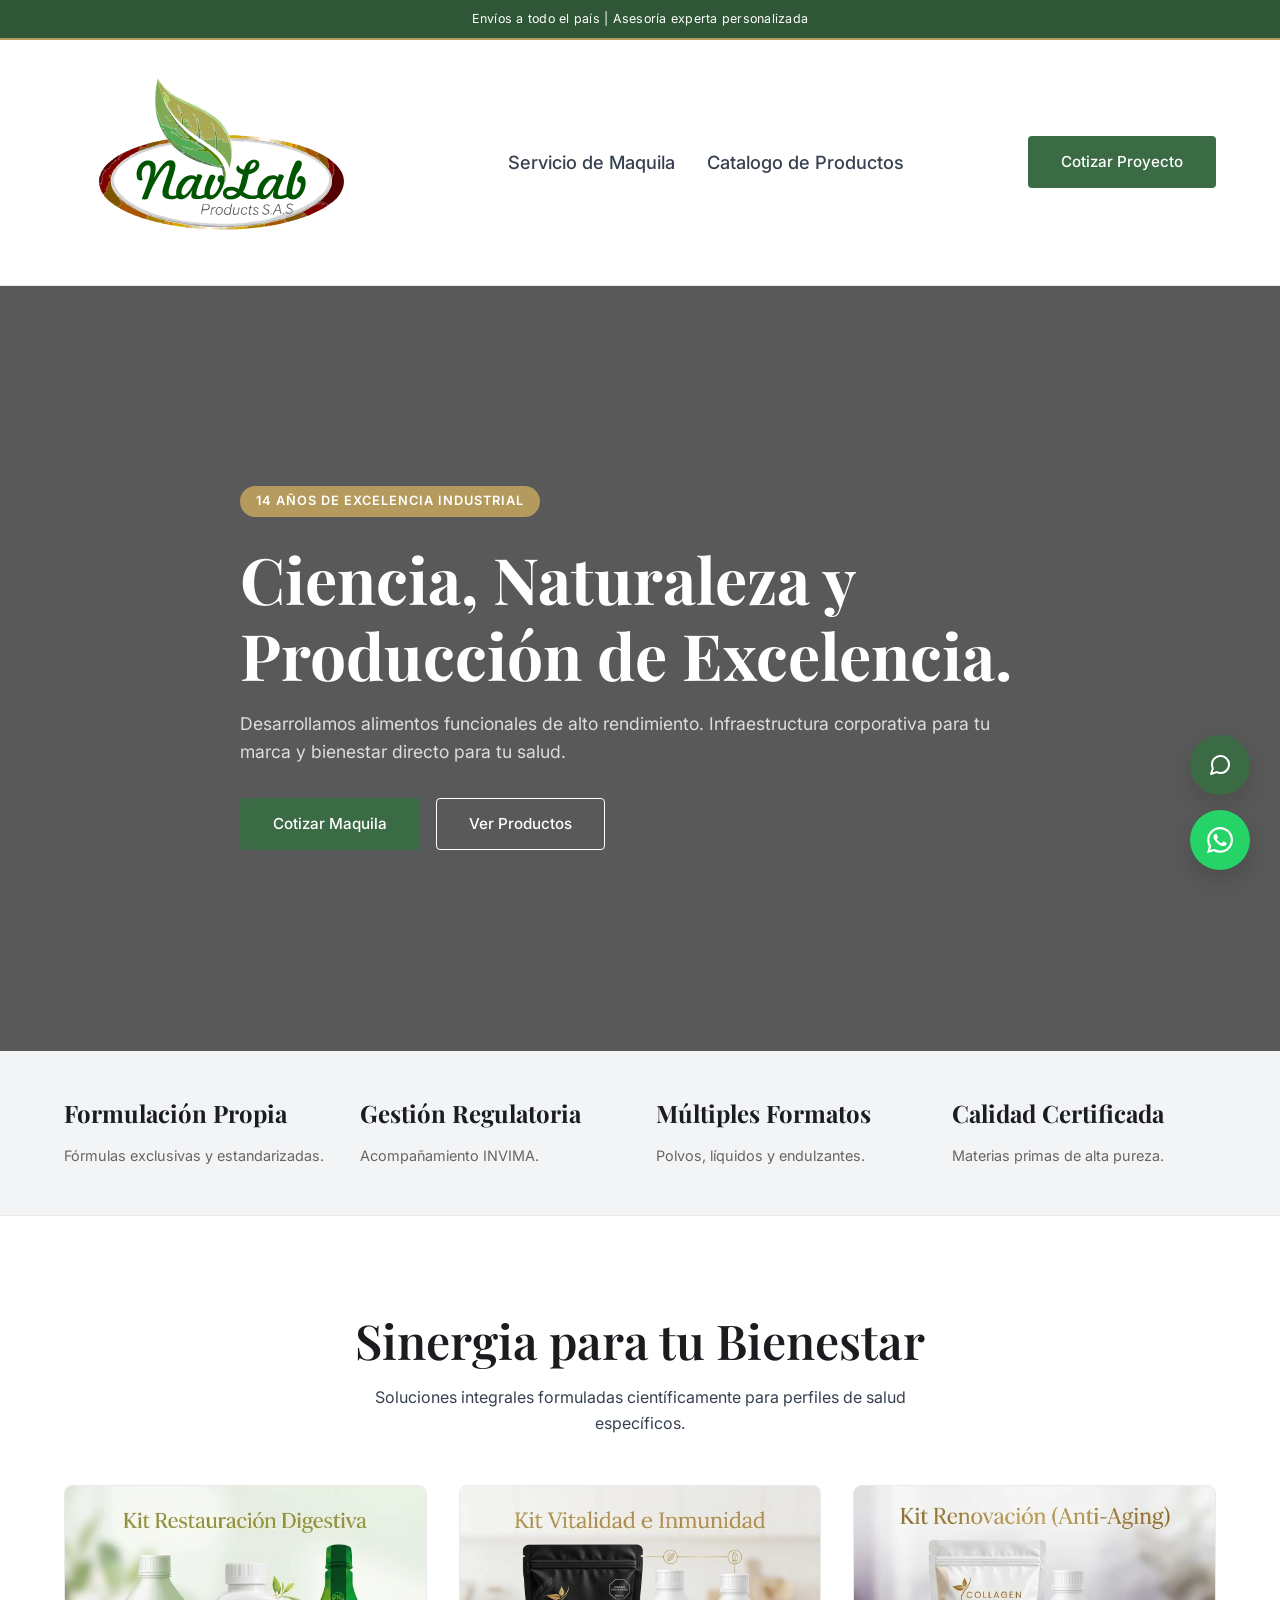
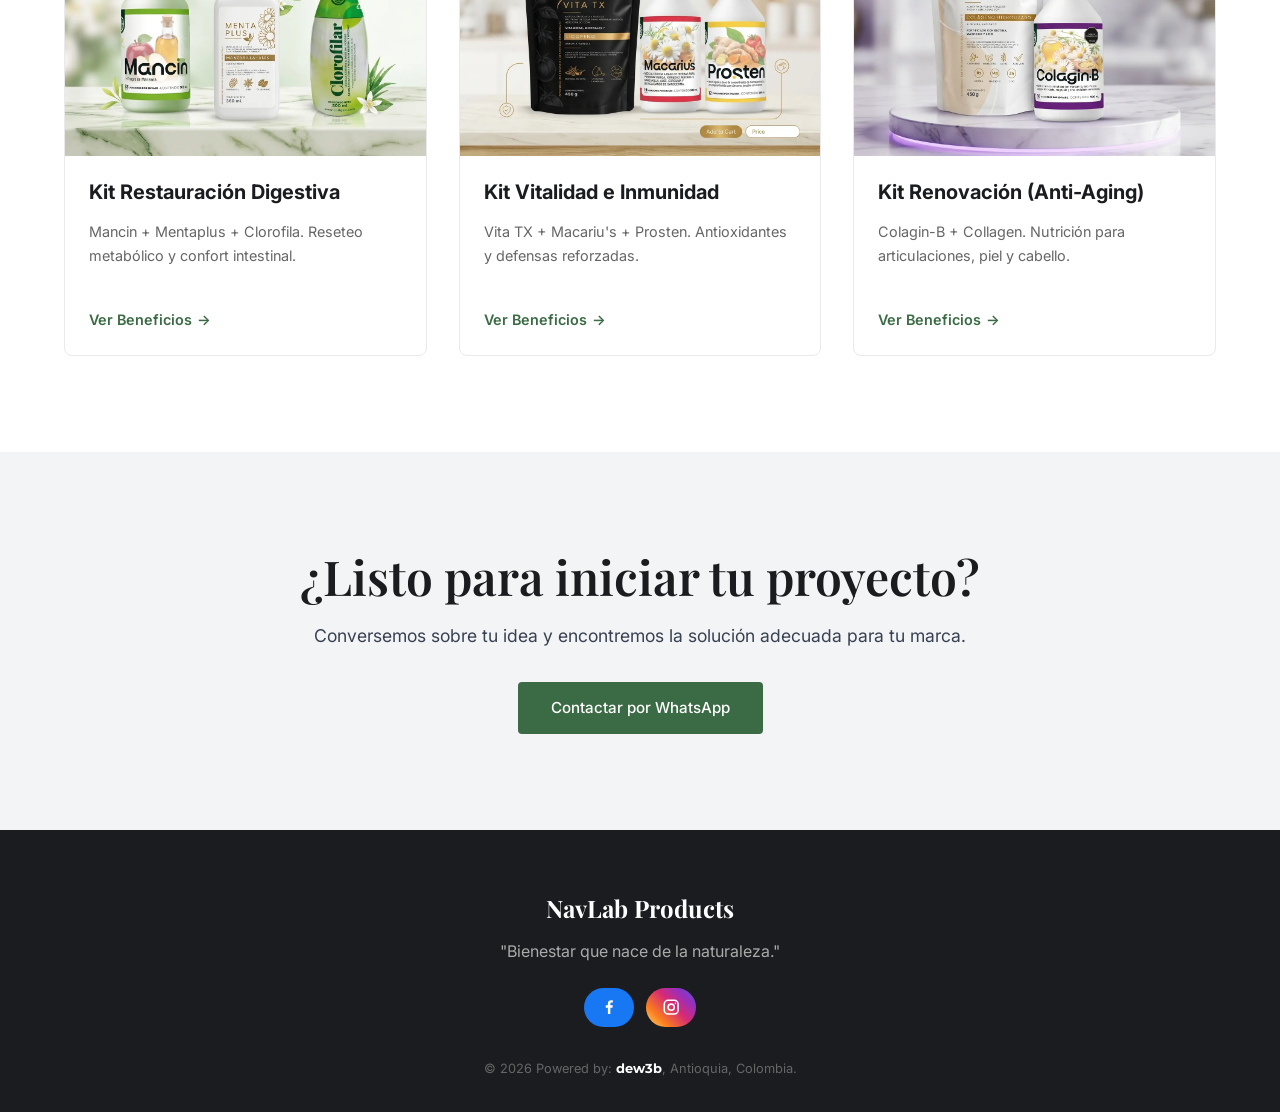
<file: index.html>
<!DOCTYPE html>
<html lang="es">
<head>
    <meta charset="UTF-8">
    <meta name="viewport" content="width=device-width, initial-scale=1.0">
    <link rel="icon" type="image/png" sizes="32x32" href="assets/favicon-32.png">
    <title>NavLab Products | Desarrollo y Maquila de Alimentos Funcionales</title>
    <meta name="description" content="Laboratorio experto en maquila, desarrollo de marcas propias y venta de kits de alimentos funcionales en Colombia. 14 años de experiencia.">

    <!-- AEO / SEO -->
    <meta property="og:title" content="NavLab Products | Alimentos Funcionales">
    <meta property="og:type" content="website">
    <meta property="og:url" content="https://www.navlabproducts.com">

    <link rel="preconnect" href="https://fonts.googleapis.com">
    <link rel="preconnect" href="https://fonts.gstatic.com" crossorigin>
    <link href="https://fonts.googleapis.com/css2?family=Inter:wght@300;400;500;600&family=Montserrat:wght@700&family=Playfair+Display:wght@400;600;700&display=swap" rel="stylesheet">
    <link rel="stylesheet" href="styles.css">

    <script type="application/ld+json">
    {
      "@context": "https://schema.org",
      "@type": "Laboratory",
      "name": "NavLab Products S.A.S",
      "description": "Elaboración y comercialización de alimentos funcionales.",
      "telephone": "+573113158115",
      "address": { "@type": "PostalAddress", "addressLocality": "Medellín", "addressRegion": "Antioquia", "addressCountry": "CO" }
    }
    </script>
</head>
<body>
    <div class="top-bar">
        <div class="container top-bar-content">
            <div class="top-bar-track">
                <span class="top-bar-text">Envíos a todo el país | Asesoría experta personalizada</span>
                <span class="top-bar-text" aria-hidden="true">Envíos a todo el país | Asesoría experta personalizada</span>
            </div>
        </div>
    </div>

    <header class="site-header" id="mainHeader">
        <div class="container header-inner">
            <a href="index.html" class="logo">
                <img class="logo-img" src="assets/Logo.svg" alt="Logotipo de NavLab Products">
            </a>
            <nav class="main-nav">
                <ul class="nav-links">
                    <li><a href="servicios.html">Servicio de Maquila</a></li>
                    <li><a href="productos.html">Catalogo de Productos</a></li>
                </ul>
            </nav>
            <div class="header-actions">
                <a href="#contacto" class="btn btn-primary">Cotizar Proyecto</a>
            </div>
        </div>
    </header>

    <main>
        <section class="hero overlay-dark">
            <video autoplay loop muted playsinline class="hero-video">
                <source src="assets/video-maquinas.mp4" type="video/mp4">
            </video>
            <div class="container hero-content fade-in-up">
                <span class="badge">14 Años de Excelencia Industrial</span>
                <h1 class="hero-title">Ciencia, Naturaleza y Producción de Excelencia.</h1>
                <p class="hero-desc">Desarrollamos alimentos funcionales de alto rendimiento. Infraestructura corporativa para tu marca y bienestar directo para tu salud.</p>
                <div class="btn-group">
                    <a href="servicios.html" class="btn btn-primary">Cotizar Maquila</a>
                    <a href="productos.html" class="btn btn-secondary">Ver Productos</a>
                </div>
            </div>
        </section>

        <section class="trust-bar bg-surface">
            <div class="container grid-4">
                <div class="trust-item">
                    <h2>Formulación Propia</h2><p>Fórmulas exclusivas y estandarizadas.</p>
                </div>
                <div class="trust-item">
                    <h2>Gestión Regulatoria</h2><p>Acompañamiento INVIMA.</p>
                </div>
                <div class="trust-item">
                    <h2>Múltiples Formatos</h2><p>Polvos, líquidos y endulzantes.</p>
                </div>
                <div class="trust-item">
                    <h2>Calidad Certificada</h2><p>Materias primas de alta pureza.</p>
                </div>
            </div>
        </section>

        <section class="section-padding section-kits">
            <div class="container">
                <div class="section-header text-center fade-in-up">
                    <h2 class="section-title">Sinergia para tu Bienestar</h2>
                    <p style="max-width:600px; margin: 0 auto;">Soluciones integrales formuladas científicamente para perfiles de salud específicos.</p>
                </div>
                <div class="grid-3" style="margin-top: 3rem;">
                    <article class="product-card fade-in-up">
                        <div class="card-image bg-surface">
                            <img src="assets/kit-digestivo.webp" alt="Kit de alimentos para el bienestar digestivo, presentado como producto de NavLab Products." onerror="this.src='https://via.placeholder.com/400x300?text=Kit+Digestivo'">
                        </div>
                        <div class="card-body">
                            <h3>Kit Restauración Digestiva</h3>
                            <p class="card-desc">Mancin + Mentaplus + Clorofila. Reseteo metabólico y confort intestinal.</p>
                            <a href="#" class="link-arrow">Ver Beneficios <span>&rarr;</span></a>
                        </div>
                    </article>
                    <article class="product-card fade-in-up delay-1">
                        <div class="card-image bg-surface">
                            <img src="assets/kit-inmunidad.webp" alt="Kit de alimentos para vitalidad e inmunidad, presentado como producto de NavLab Products." onerror="this.src='https://via.placeholder.com/400x300?text=Kit+Inmunidad'">
                        </div>
                        <div class="card-body">
                            <h3>Kit Vitalidad e Inmunidad</h3>
                            <p class="card-desc">Vita TX + Macariu's + Prosten. Antioxidantes y defensas reforzadas.</p>
                            <a href="#" class="link-arrow">Ver Beneficios <span>&rarr;</span></a>
                        </div>
                    </article>
                    <article class="product-card fade-in-up delay-2">
                        <div class="card-image bg-surface">
                            <img src="assets/kit-antiaging.webp" alt="Kit de alimentos para renovación y cuidado de la piel, presentado como producto de NavLab Products." onerror="this.src='https://via.placeholder.com/400x300?text=Kit+Anti-Aging'">
                        </div>
                        <div class="card-body">
                            <h3>Kit Renovación (Anti-Aging)</h3>
                            <p class="card-desc">Colagin-B + Collagen. Nutrición para articulaciones, piel y cabello.</p>
                            <a href="#" class="link-arrow">Ver Beneficios <span>&rarr;</span></a>
                        </div>
                    </article>
                </div>
            </div>
        </section>
        <section id="contacto" class="section-padding contact-section">
            <div class="container text-center">
                <h2 class="section-title">¿Listo para iniciar tu proyecto?</h2>
                <p class="hero-desc" style="color: var(--c-text);">Conversemos sobre tu idea y encontremos la solución adecuada para tu marca.</p>
                <a href="https://wa.me/573113158115?text=Hola,%20quiero%20iniciar%20un%20proyecto%20con%20NavLab." target="_blank" rel="noopener noreferrer" class="btn btn-primary">Contactar por WhatsApp</a>
            </div>
        </section>
    </main>

    <div class="floating-widgets">
        <button class="widget-btn live-chat-btn" id="liveChatTrigger" aria-label="Hablar con un agente">
            <span class="widget-tooltip">Chat en vivo</span>
            <svg width="24" height="24" viewBox="0 0 24 24" fill="none" stroke="currentColor" stroke-width="2" stroke-linecap="round" stroke-linejoin="round"><path d="M21 11.5a8.38 8.38 0 0 1-.9 3.8 8.5 8.5 0 0 1-7.6 4.7 8.38 8.38 0 0 1-3.8-.9L3 21l1.9-5.7a8.38 8.38 0 0 1-.9-3.8 8.5 8.5 0 0 1 4.7-7.6 8.38 8.38 0 0 1 3.8-.9h.5a8.48 8.48 0 0 1 8 8v.5z"></path></svg>
        </button>
        <a href="https://wa.me/573113158115?text=Hola,%20visité%20la%20página%20de%20NavLab%20y%20deseo%20más%20información." target="_blank" rel="noopener noreferrer" class="widget-btn whatsapp-btn" aria-label="Contactar por WhatsApp">
            <span class="widget-tooltip">WhatsApp</span>
            <svg width="26" height="26" viewBox="0 0 24 24" fill="currentColor"><path d="M17.472 14.382c-.297-.149-1.758-.867-2.03-.967-.273-.099-.471-.148-.67.15-.197.297-.767.966-.94 1.164-.173.199-.347.223-.644.075-.297-.15-1.255-.463-2.39-1.475-.883-.788-1.48-1.761-1.653-2.059-.173-.297-.018-.458.13-.606.134-.133.298-.347.446-.52.149-.174.198-.298.298-.497.099-.198.05-.371-.025-.52-.075-.149-.669-1.612-.916-2.207-.242-.579-.487-.5-.669-.51a12.8 12.8 0 0 0-.57-.01c-.198 0-.52.074-.792.372-.272.297-1.04 1.016-1.04 2.479 0 1.462 1.065 2.875 1.213 3.074.149.198 2.096 3.2 5.077 4.487.709.306 1.262.489 1.694.625.712.227 1.36.195 1.871.118.571-.085 1.758-.719 2.006-1.413.248-.694.248-1.289.173-1.413-.074-.124-.272-.198-.57-.347m-5.421 7.403h-.004a9.87 9.87 0 0 1-5.031-1.378l-.361-.214-3.741.982.998-3.648-.235-.374a9.86 9.86 0 0 1-1.51-5.26c.001-5.45 4.436-9.884 9.888-9.884 2.64 0 5.122 1.03 6.988 2.898a9.825 9.825 0 0 1 2.893 6.994c-.003 5.45-4.437 9.884-9.885 9.884m8.413-18.297A11.815 11.815 0 0 0 12.05 0C5.495 0 .16 5.335.157 11.892c0 2.096.547 4.142 1.588 5.945L.057 24l6.305-1.654a11.882 11.882 0 0 0 5.683 1.448h.005c6.554 0 11.89-5.335 11.893-11.893a11.821 11.821 0 0 0-3.48-8.413Z"/></svg>
        </a>
    </div>

    <footer class="site-footer bg-dark" style="padding: 4rem 0 2rem; text-align: center;">
        <div class="container">
            <h2 style="color: white; font-family: 'Playfair Display', serif;">NavLab Products</h2>
            <p style="color: #aaa;">"Bienestar que nace de la naturaleza."</p>
            <nav class="footer-social-links" aria-label="Redes sociales">
                <a class="social-link social-facebook" href="https://www.facebook.com/profile.php?id=61563656452003" target="_blank" rel="noopener noreferrer">
                    <svg aria-hidden="true" viewBox="0 0 24 24"><path d="M13.5 21v-8.2h2.8l.4-3.2h-3.2v-2c0-.9.3-1.6 1.6-1.6h1.7V3.1c-.3 0-1.3-.1-2.4-.1-2.4 0-4.1 1.5-4.1 4.3v2.3H7.5v3.2h2.8V21h3.2Z"/></svg>
                    <!--span>Facebook</span-->
                </a>
                <a class="social-link social-instagram" href="https://www.instagram.com/productos_navlab/" target="_blank" rel="noopener noreferrer">
                    <svg aria-hidden="true" viewBox="0 0 24 24"><rect x="3" y="3" width="18" height="18" rx="5"/><circle cx="12" cy="12" r="4"/><circle class="instagram-dot" cx="17.5" cy="6.8" r="1"/></svg>
                    <!--span>Instagram</span-->
                </a>
            </nav>
            <p style="margin-top: 2rem; font-size: 0.8rem; color: #666;">&copy; 2026 Powered by: <a href="https://dew3b.com" target="_blank" rel="noopener noreferrer" style="font-family: 'Montserrat', sans-serif; font-weight: 700; color: #fff;">dew3b</a>, Antioquia, Colombia.</p>
        </div>
    </footer>
    <script src="main.js"></script>
</body>
</html>
</file>
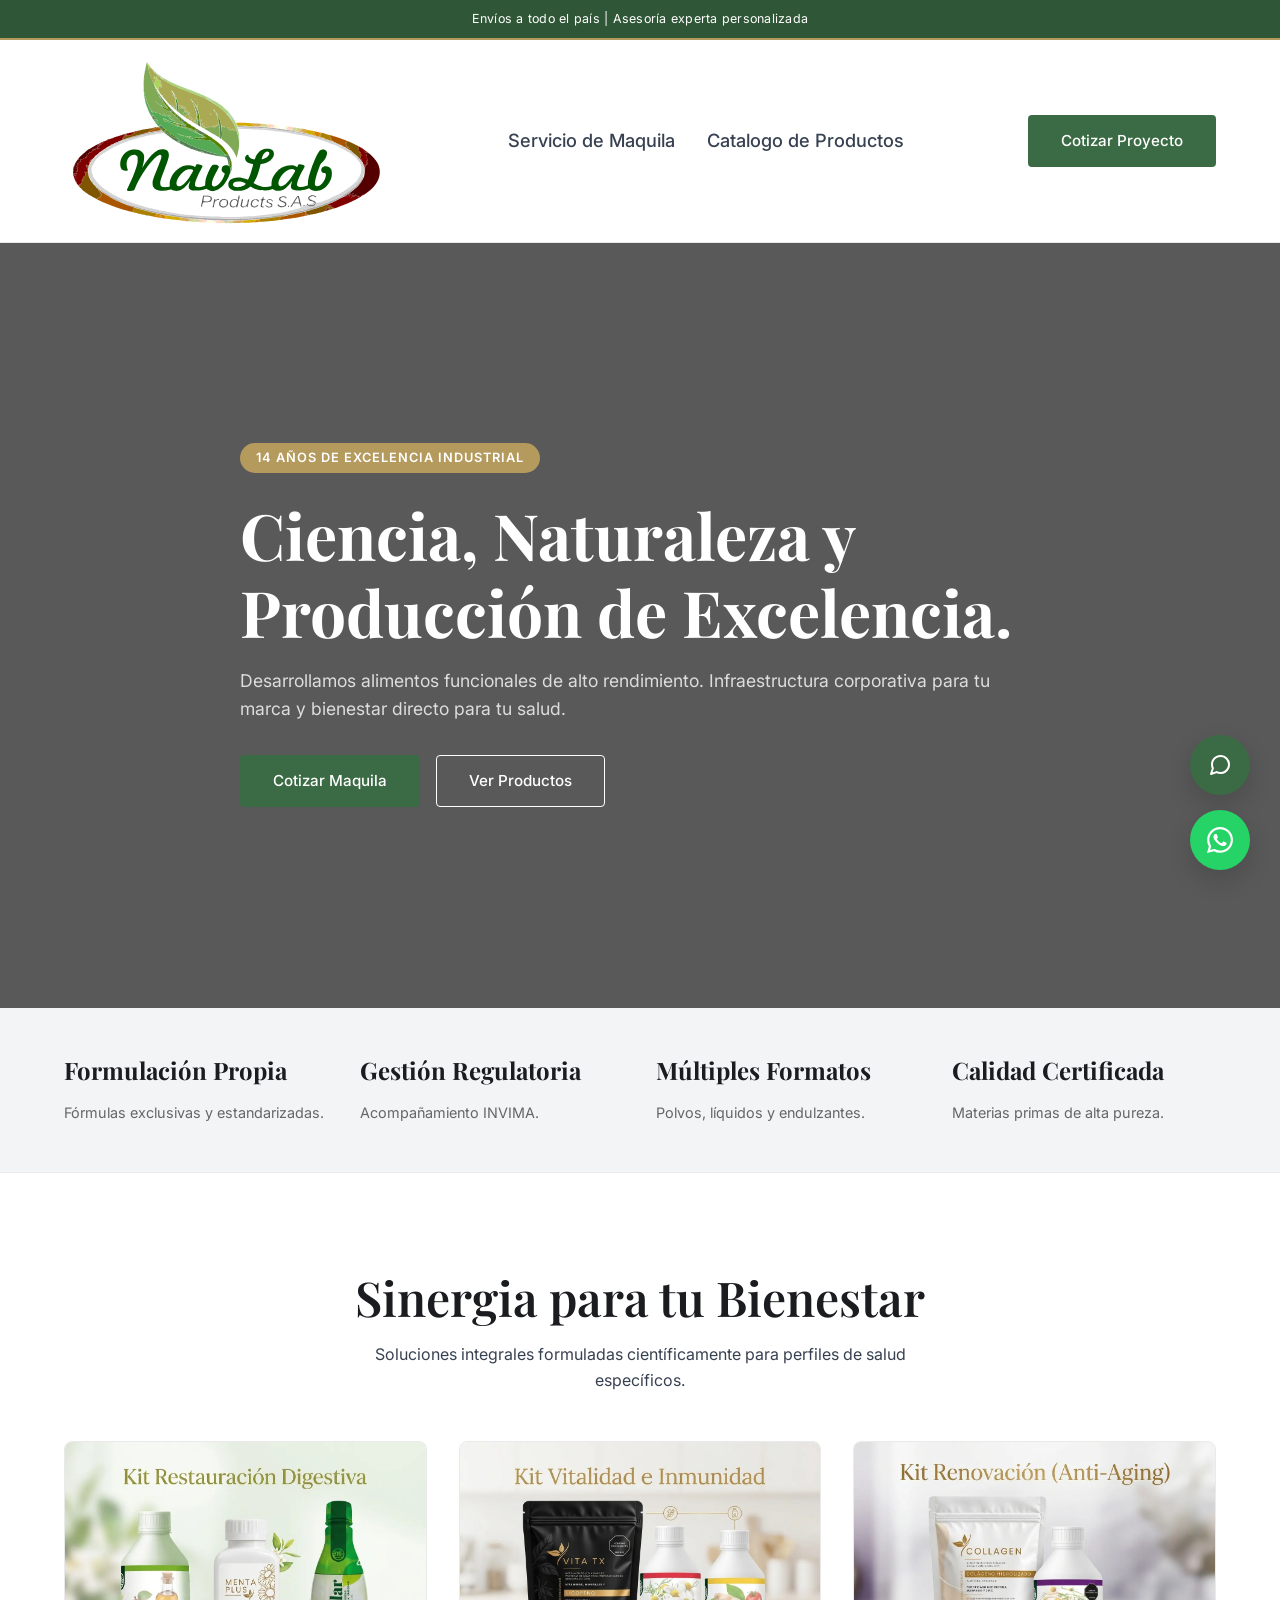
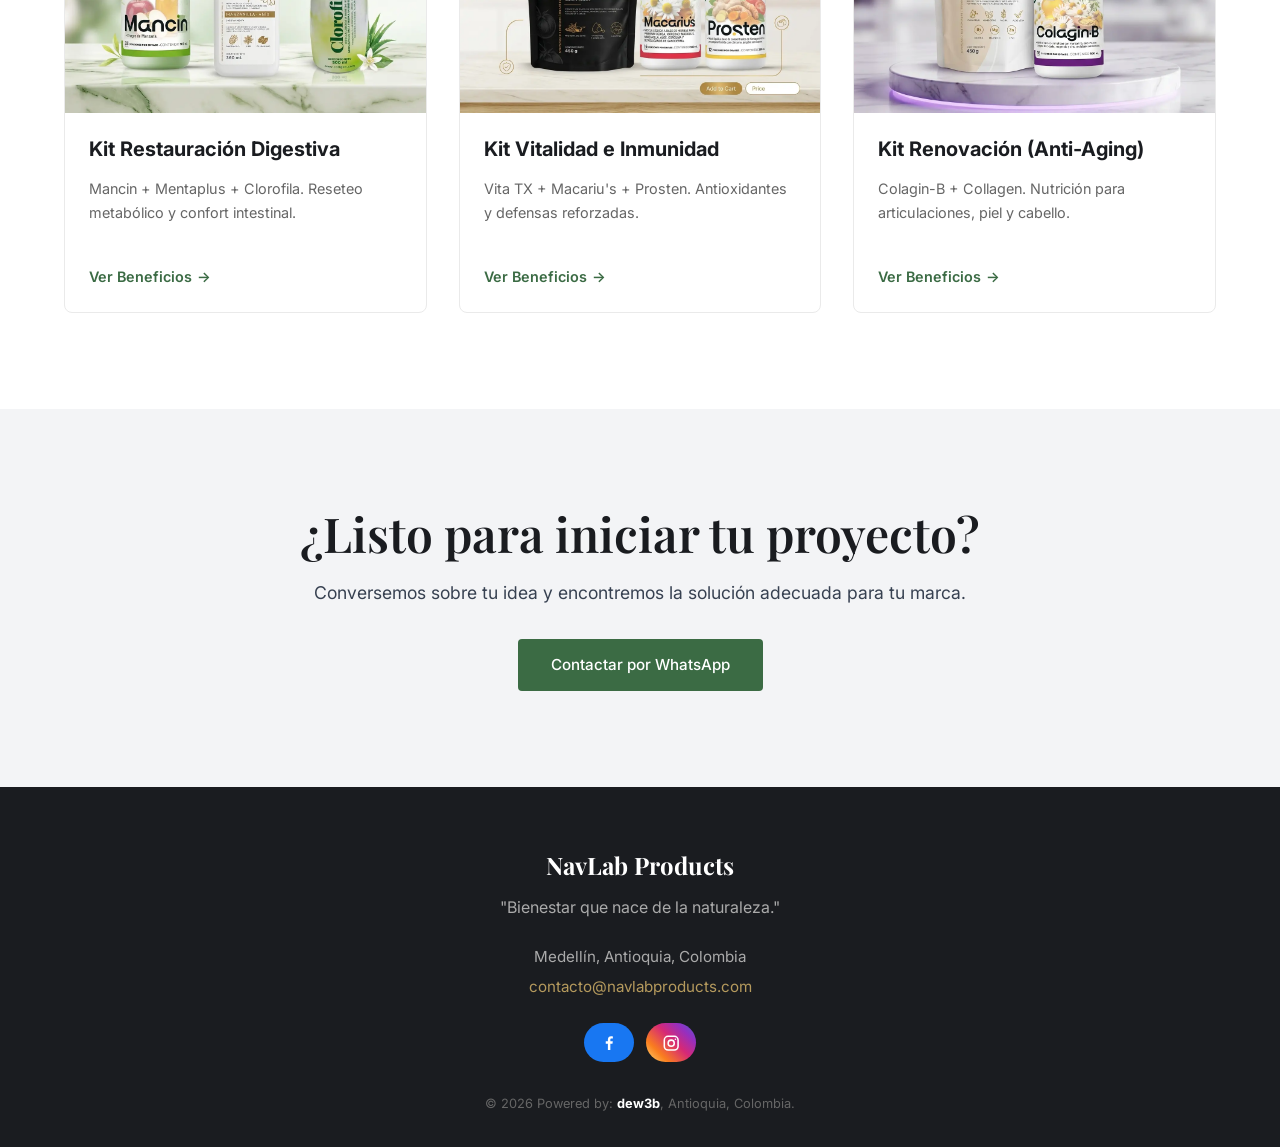
<file: navlab-web/index.html>
<!DOCTYPE html>
<html lang="es">
<head>
    <meta charset="UTF-8">
    <meta name="viewport" content="width=device-width, initial-scale=1.0">
    <link rel="icon" type="image/png" sizes="32x32" href="assets/favicon-32.png">
    <title>NavLab Products | Desarrollo y Maquila de Alimentos Funcionales</title>
    <meta name="description" content="Laboratorio experto en maquila, desarrollo de marcas propias y venta de kits de alimentos funcionales en Colombia. 14 años de experiencia.">

    <!-- AEO / SEO -->
    <meta property="og:title" content="NavLab Products | Alimentos Funcionales">
    <meta property="og:type" content="website">
    <meta property="og:url" content="https://www.navlabproducts.com">

    <link rel="preconnect" href="https://fonts.googleapis.com">
    <link rel="preconnect" href="https://fonts.gstatic.com" crossorigin>
    <link href="https://fonts.googleapis.com/css2?family=Inter:wght@300;400;500;600&family=Montserrat:wght@700&family=Playfair+Display:wght@400;600;700&display=swap" rel="stylesheet">
    <link rel="stylesheet" href="styles.css">

    <script type="application/ld+json">
    {
      "@context": "https://schema.org",
      "@type": "Laboratory",
      "name": "NavLab Products S.A.S",
      "description": "Elaboración y comercialización de alimentos funcionales.",
      "telephone": "+573113158115",
      "address": { "@type": "PostalAddress", "addressLocality": "Medellín", "addressRegion": "Antioquia", "addressCountry": "CO" }
    }
    </script>
</head>
<body>
    <div class="top-bar">
        <div class="container top-bar-content">
            <div class="top-bar-track">
                <span class="top-bar-text">Envíos a todo el país | Asesoría experta personalizada</span>
                <span class="top-bar-text" aria-hidden="true">Envíos a todo el país | Asesoría experta personalizada</span>
            </div>
        </div>
    </div>

    <header class="site-header" id="mainHeader">
        <div class="container header-inner">
            <a href="index.html" class="logo">
                <img class="logo-img" src="assets/Logo.svg" alt="Logotipo de NavLab Products">
            </a>
            <nav class="main-nav">
                <ul class="nav-links">
                    <li><a href="servicios.html">Servicio de Maquila</a></li>
                    <li><a href="productos.html">Catalogo de Productos</a></li>
                </ul>
            </nav>
            <div class="header-actions">
                <a href="#contacto" class="btn btn-primary">Cotizar Proyecto</a>
            </div>
        </div>
    </header>

    <main>
        <section class="hero overlay-dark">
            <video autoplay loop muted playsinline class="hero-video">
                <source src="assets/video-maquinas.mp4" type="video/mp4">
            </video>
            <div class="container hero-content fade-in-up">
                <span class="badge">14 Años de Excelencia Industrial</span>
                <h1 class="hero-title">Ciencia, Naturaleza y Producción de Excelencia.</h1>
                <p class="hero-desc">Desarrollamos alimentos funcionales de alto rendimiento. Infraestructura corporativa para tu marca y bienestar directo para tu salud.</p>
                <div class="btn-group">
                    <a href="servicios.html" class="btn btn-primary">Cotizar Maquila</a>
                    <a href="productos.html" class="btn btn-secondary">Ver Productos</a>
                </div>
            </div>
        </section>

        <section class="trust-bar bg-surface">
            <div class="container grid-4">
                <div class="trust-item">
                    <h2>Formulación Propia</h2><p>Fórmulas exclusivas y estandarizadas.</p>
                </div>
                <div class="trust-item">
                    <h2>Gestión Regulatoria</h2><p>Acompañamiento INVIMA.</p>
                </div>
                <div class="trust-item">
                    <h2>Múltiples Formatos</h2><p>Polvos, líquidos y endulzantes.</p>
                </div>
                <div class="trust-item">
                    <h2>Calidad Certificada</h2><p>Materias primas de alta pureza.</p>
                </div>
            </div>
        </section>

        <section class="section-padding section-kits">
            <div class="container">
                <div class="section-header text-center fade-in-up">
                    <h2 class="section-title">Sinergia para tu Bienestar</h2>
                    <p style="max-width:600px; margin: 0 auto;">Soluciones integrales formuladas científicamente para perfiles de salud específicos.</p>
                </div>
                <div class="grid-3" style="margin-top: 3rem;">
                    <article class="product-card fade-in-up">
                        <div class="card-image bg-surface">
                            <img src="assets/kit-digestivo.webp" alt="Kit de alimentos para el bienestar digestivo, presentado como producto de NavLab Products." onerror="this.src='https://via.placeholder.com/400x300?text=Kit+Digestivo'">
                        </div>
                        <div class="card-body">
                            <h3>Kit Restauración Digestiva</h3>
                            <p class="card-desc">Mancin + Mentaplus + Clorofila. Reseteo metabólico y confort intestinal.</p>
                            <a href="#" class="link-arrow">Ver Beneficios <span>&rarr;</span></a>
                        </div>
                    </article>
                    <article class="product-card fade-in-up delay-1">
                        <div class="card-image bg-surface">
                            <img src="assets/kit-inmunidad.webp" alt="Kit de alimentos para vitalidad e inmunidad, presentado como producto de NavLab Products." onerror="this.src='https://via.placeholder.com/400x300?text=Kit+Inmunidad'">
                        </div>
                        <div class="card-body">
                            <h3>Kit Vitalidad e Inmunidad</h3>
                            <p class="card-desc">Vita TX + Macariu's + Prosten. Antioxidantes y defensas reforzadas.</p>
                            <a href="#" class="link-arrow">Ver Beneficios <span>&rarr;</span></a>
                        </div>
                    </article>
                    <article class="product-card fade-in-up delay-2">
                        <div class="card-image bg-surface">
                            <img src="assets/kit-antiaging.webp" alt="Kit de alimentos para renovación y cuidado de la piel, presentado como producto de NavLab Products." onerror="this.src='https://via.placeholder.com/400x300?text=Kit+Anti-Aging'">
                        </div>
                        <div class="card-body">
                            <h3>Kit Renovación (Anti-Aging)</h3>
                            <p class="card-desc">Colagin-B + Collagen. Nutrición para articulaciones, piel y cabello.</p>
                            <a href="#" class="link-arrow">Ver Beneficios <span>&rarr;</span></a>
                        </div>
                    </article>
                </div>
            </div>
        </section>
        <section id="contacto" class="section-padding contact-section">
            <div class="container text-center">
                <h2 class="section-title">¿Listo para iniciar tu proyecto?</h2>
                <p class="hero-desc" style="color: var(--c-text);">Conversemos sobre tu idea y encontremos la solución adecuada para tu marca.</p>
                <a href="https://wa.me/573113158115?text=Hola,%20quiero%20iniciar%20un%20proyecto%20con%20NavLab." target="_blank" rel="noopener noreferrer" class="btn btn-primary">Contactar por WhatsApp</a>
            </div>
        </section>
    </main>

    <div class="floating-widgets">
        <button class="widget-btn live-chat-btn" id="liveChatTrigger" aria-label="Hablar con un agente">
            <span class="widget-tooltip">Chat en vivo</span>
            <svg width="24" height="24" viewBox="0 0 24 24" fill="none" stroke="currentColor" stroke-width="2" stroke-linecap="round" stroke-linejoin="round"><path d="M21 11.5a8.38 8.38 0 0 1-.9 3.8 8.5 8.5 0 0 1-7.6 4.7 8.38 8.38 0 0 1-3.8-.9L3 21l1.9-5.7a8.38 8.38 0 0 1-.9-3.8 8.5 8.5 0 0 1 4.7-7.6 8.38 8.38 0 0 1 3.8-.9h.5a8.48 8.48 0 0 1 8 8v.5z"></path></svg>
        </button>
        <a href="https://wa.me/573113158115?text=Hola,%20visité%20la%20página%20de%20NavLab%20y%20deseo%20más%20información." target="_blank" rel="noopener noreferrer" class="widget-btn whatsapp-btn" aria-label="Contactar por WhatsApp">
            <span class="widget-tooltip">WhatsApp</span>
            <svg width="26" height="26" viewBox="0 0 24 24" fill="currentColor"><path d="M17.472 14.382c-.297-.149-1.758-.867-2.03-.967-.273-.099-.471-.148-.67.15-.197.297-.767.966-.94 1.164-.173.199-.347.223-.644.075-.297-.15-1.255-.463-2.39-1.475-.883-.788-1.48-1.761-1.653-2.059-.173-.297-.018-.458.13-.606.134-.133.298-.347.446-.52.149-.174.198-.298.298-.497.099-.198.05-.371-.025-.52-.075-.149-.669-1.612-.916-2.207-.242-.579-.487-.5-.669-.51a12.8 12.8 0 0 0-.57-.01c-.198 0-.52.074-.792.372-.272.297-1.04 1.016-1.04 2.479 0 1.462 1.065 2.875 1.213 3.074.149.198 2.096 3.2 5.077 4.487.709.306 1.262.489 1.694.625.712.227 1.36.195 1.871.118.571-.085 1.758-.719 2.006-1.413.248-.694.248-1.289.173-1.413-.074-.124-.272-.198-.57-.347m-5.421 7.403h-.004a9.87 9.87 0 0 1-5.031-1.378l-.361-.214-3.741.982.998-3.648-.235-.374a9.86 9.86 0 0 1-1.51-5.26c.001-5.45 4.436-9.884 9.888-9.884 2.64 0 5.122 1.03 6.988 2.898a9.825 9.825 0 0 1 2.893 6.994c-.003 5.45-4.437 9.884-9.885 9.884m8.413-18.297A11.815 11.815 0 0 0 12.05 0C5.495 0 .16 5.335.157 11.892c0 2.096.547 4.142 1.588 5.945L.057 24l6.305-1.654a11.882 11.882 0 0 0 5.683 1.448h.005c6.554 0 11.89-5.335 11.893-11.893a11.821 11.821 0 0 0-3.48-8.413Z"/></svg>
        </a>
    </div>

    <footer class="site-footer bg-dark">
        <div class="container">
            <h2>NavLab Products</h2>
            <p class="footer-tagline">"Bienestar que nace de la naturaleza."</p>
            <address class="footer-contact">
                <span>Medellín, Antioquia, Colombia</span>
                <a href="mailto:contacto@navlabproducts.com">contacto@navlabproducts.com</a>
            </address>
            <nav class="footer-social-links" aria-label="Redes sociales">
                <a class="social-link social-facebook" href="https://www.facebook.com/profile.php?id=61563656452003" target="_blank" rel="noopener noreferrer" aria-label="Facebook">
                    <svg aria-hidden="true" viewBox="0 0 24 24"><path d="M13.5 21v-8.2h2.8l.4-3.2h-3.2v-2c0-.9.3-1.6 1.6-1.6h1.7V3.1c-.3 0-1.3-.1-2.4-.1-2.4 0-4.1 1.5-4.1 4.3v2.3H7.5v3.2h2.8V21h3.2Z"/></svg>
                </a>
                <a class="social-link social-instagram" href="https://www.instagram.com/productos_navlab/" target="_blank" rel="noopener noreferrer" aria-label="Instagram">
                    <svg aria-hidden="true" viewBox="0 0 24 24"><rect x="3" y="3" width="18" height="18" rx="5"/><circle cx="12" cy="12" r="4"/><circle class="instagram-dot" cx="17.5" cy="6.8" r="1"/></svg>
                </a>
            </nav>
            <p class="footer-copyright">&copy; 2026 Powered by: <a href="https://dew3b.com" target="_blank" rel="noopener noreferrer">dew3b</a>, Antioquia, Colombia.</p>
        </div>
    </footer>
    <script src="main.js"></script>
</body>
</html>
</file>
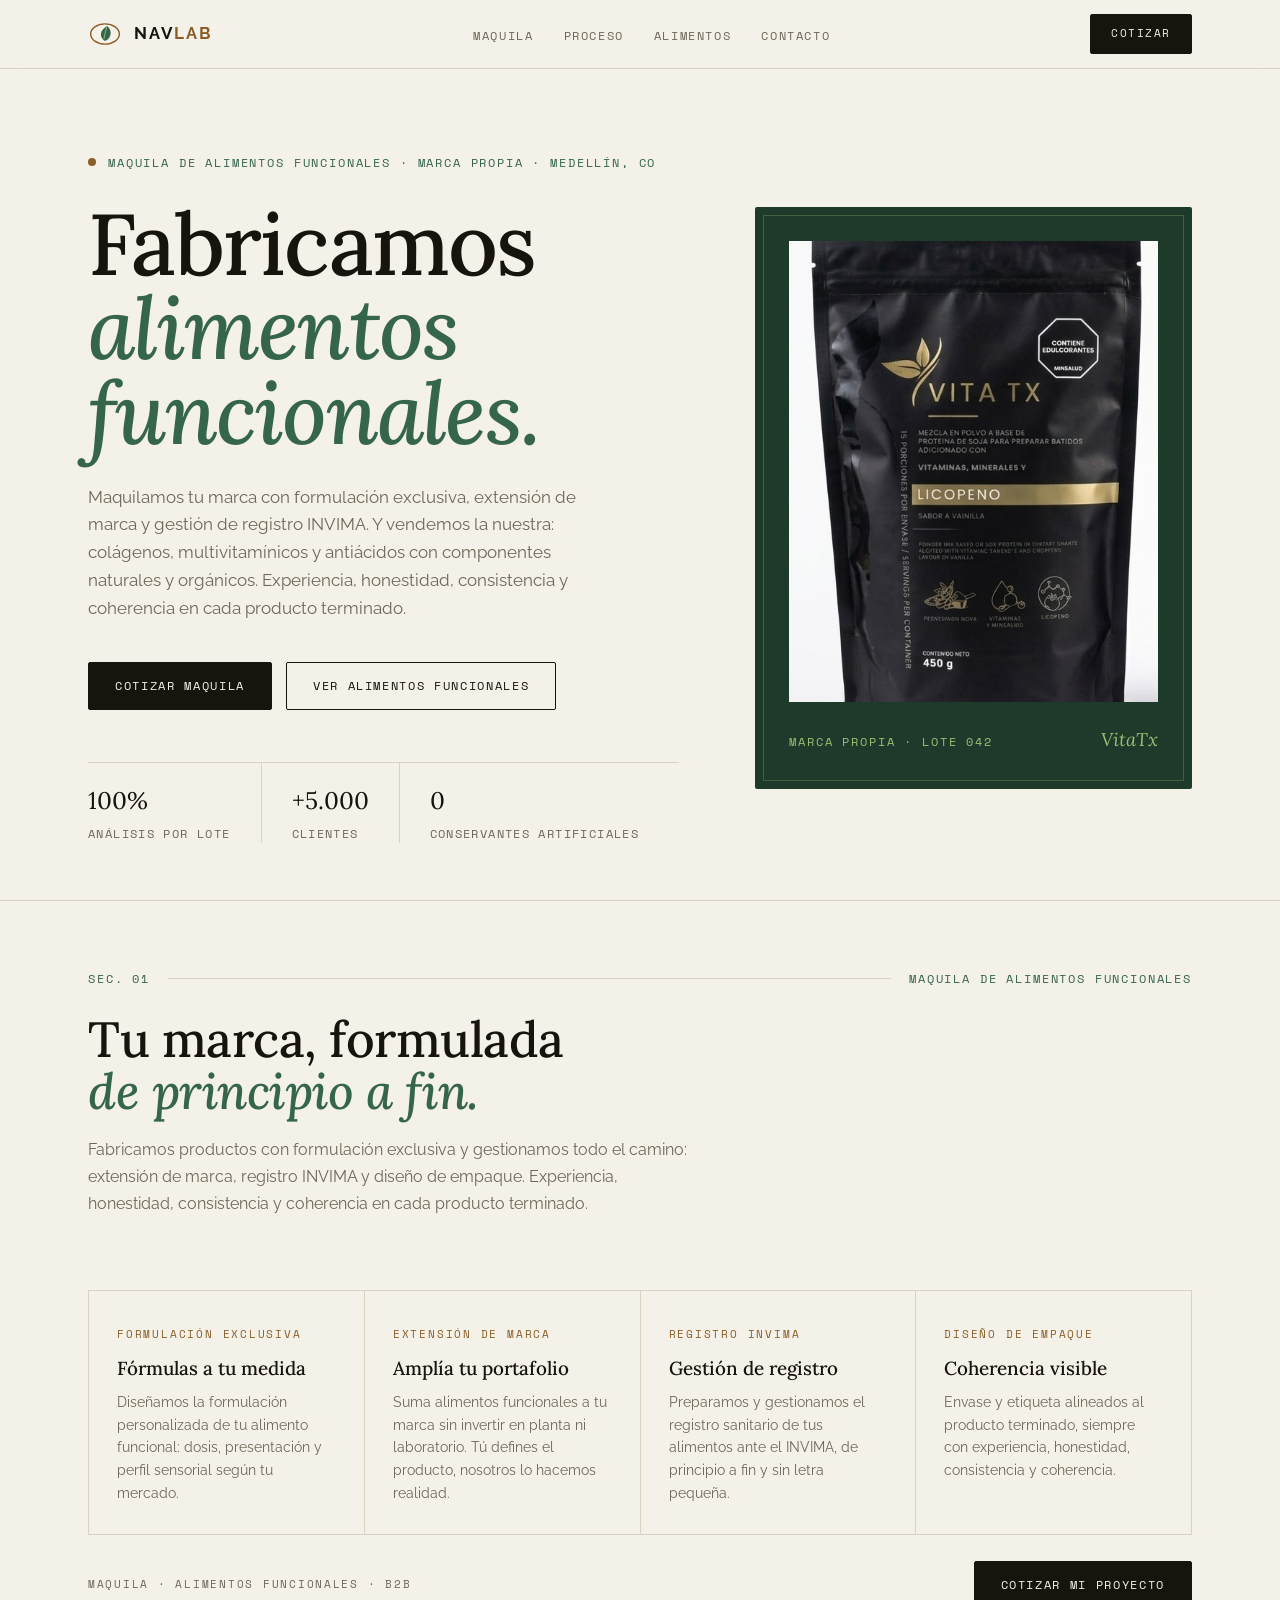
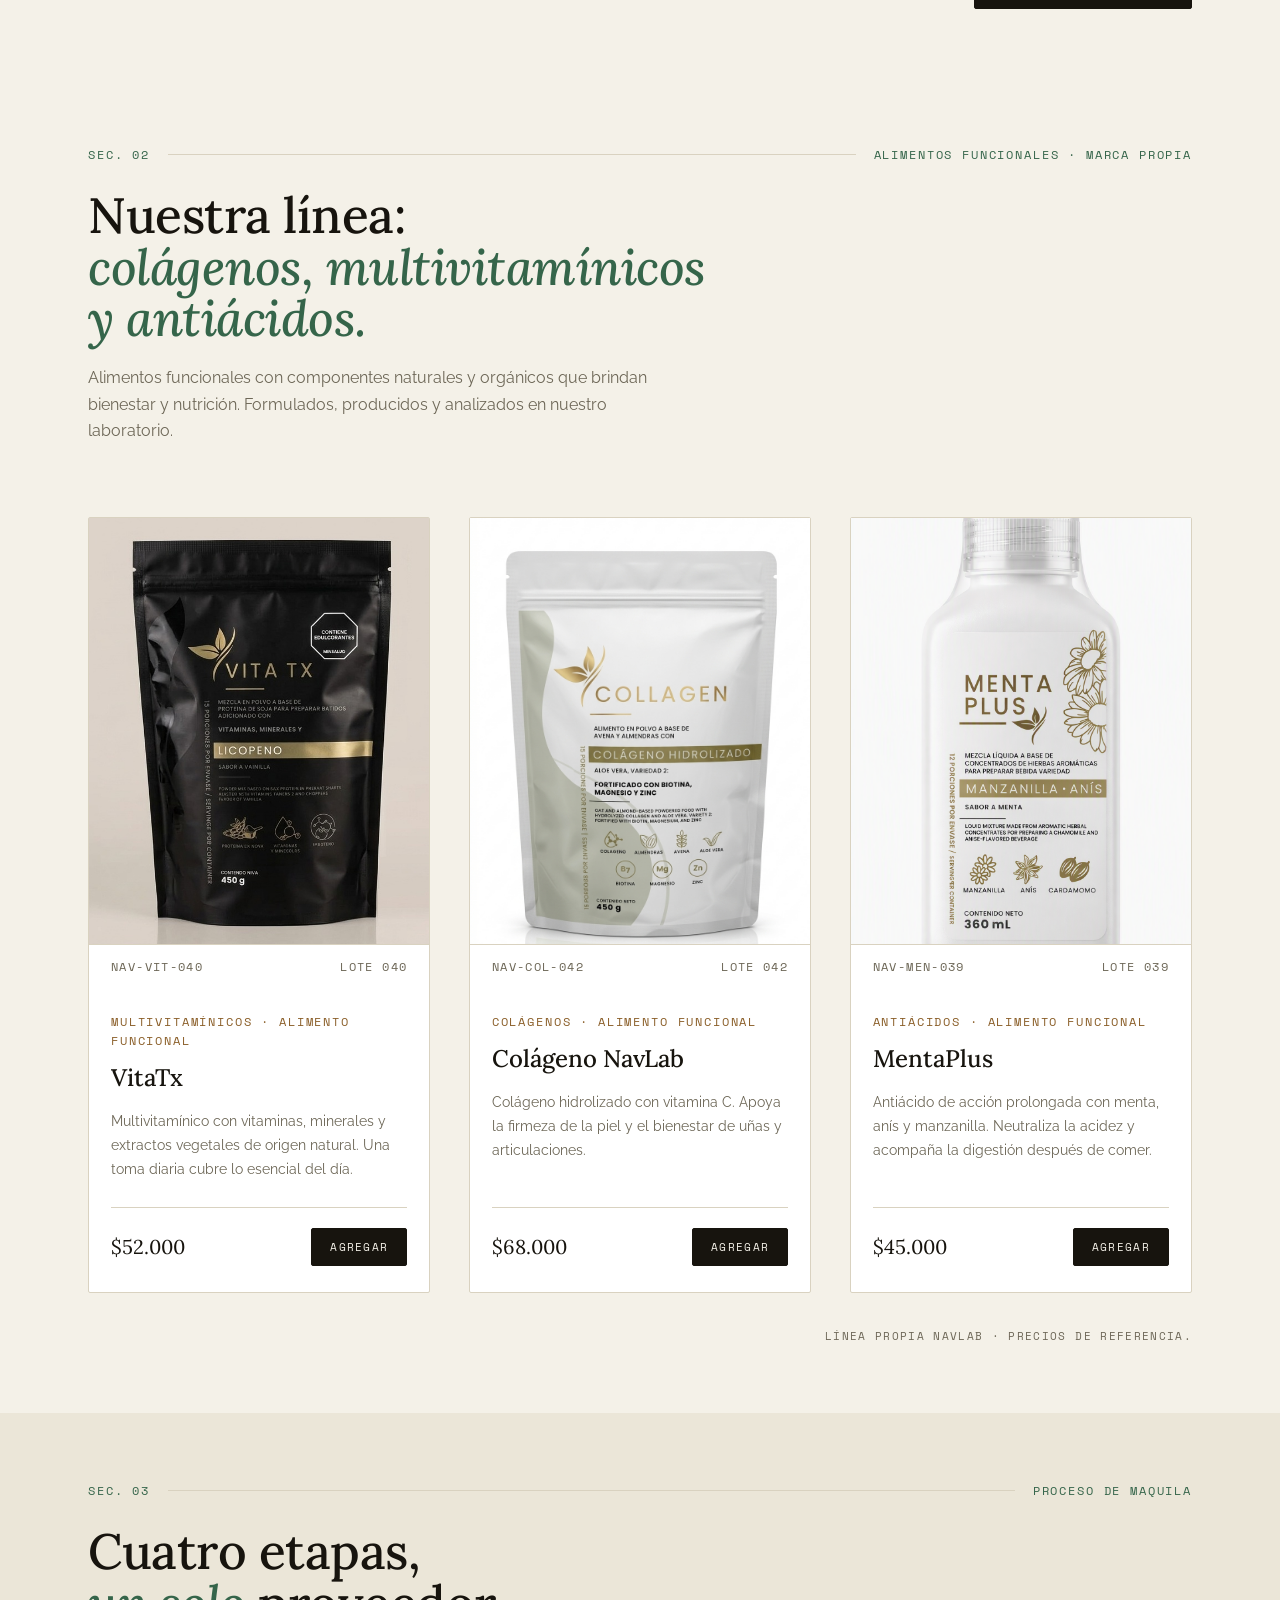
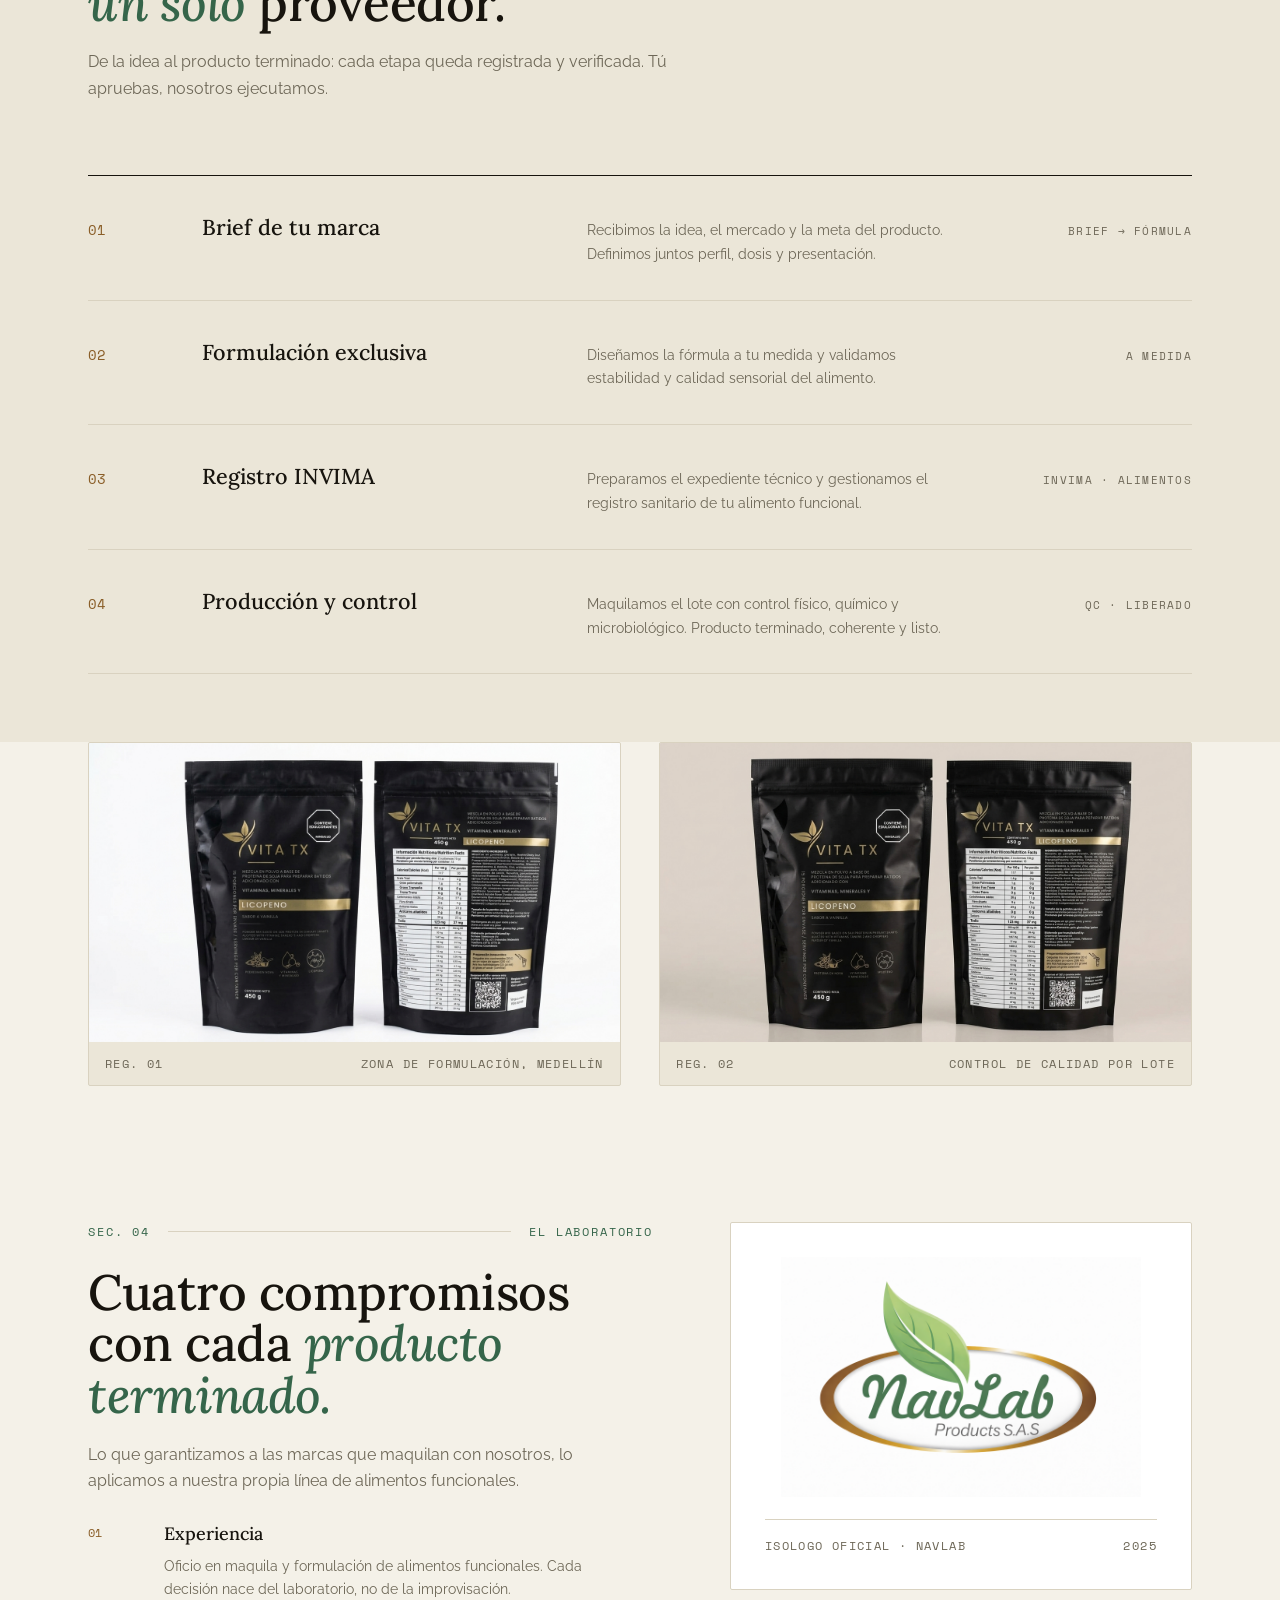
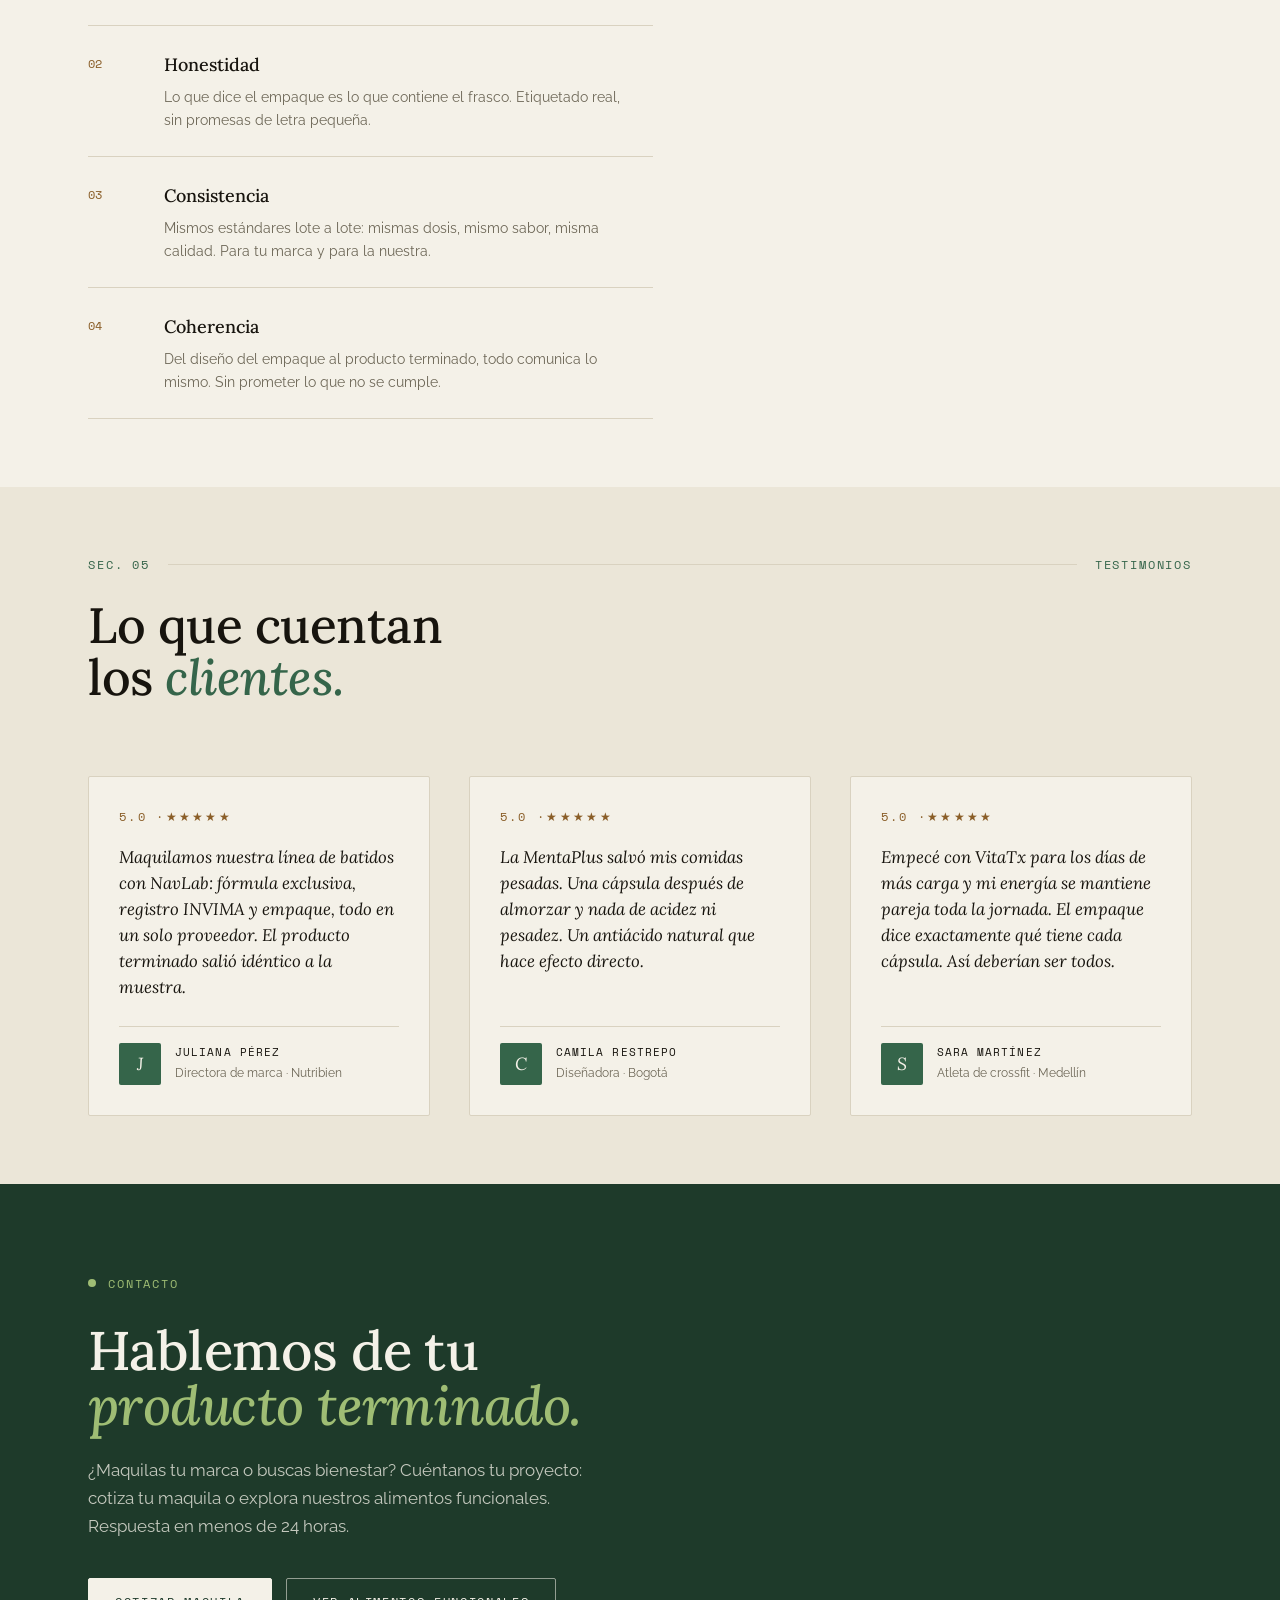
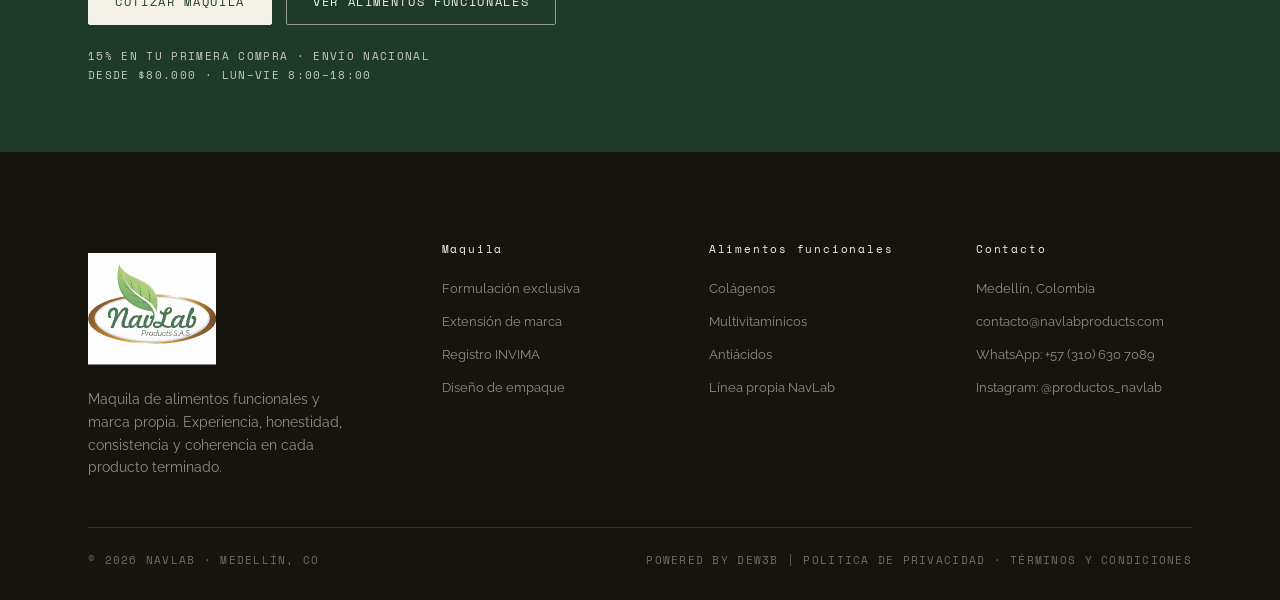
<file: navlab_landing.html>
<!DOCTYPE html>
<html lang="es">
<head>
<meta charset="UTF-8">
<meta name="viewport" content="width=device-width, initial-scale=1.0">
<meta name="description" content="NavLab — Maquila de alimentos funcionales con formulación exclusiva, extensión de marca y gestión de registro INVIMA. Marca propia: colágenos, multivitamínicos y antiácidos con componentes naturales y orgánicos.">
<meta name="keywords" content="maquila, alimentos funcionales, registro invima, formulación exclusiva, colágeno, multivitamínico, antiácido, NavLab">
<meta property="og:title" content="NavLab | Maquila de Alimentos Funcionales">
<meta property="og:description" content="Fabricamos tu marca y la nuestra: formulación exclusiva, extensión de marca, registro INVIMA y diseño de empaque. Colágenos, multivitamínicos y antiácidos.">
<title>NavLab | Maquila de Alimentos Funcionales</title>
<link rel="icon" type="image/png" href="_assets/favicon.png">
<link rel="apple-touch-icon" href="_assets/apple-touch-icon.png">
<link rel="preconnect" href="https://fonts.googleapis.com">
<link rel="preconnect" href="https://fonts.gstatic.com" crossorigin>
<link href="https://fonts.googleapis.com/css2?family=Lora:ital,wght@0,400;0,500;0,600;1,400;1,500&family=Raleway:wght@300;400;500;600;700&family=Space+Mono:wght@400;700&display=swap" rel="stylesheet">
<style>
  :root {
    --paper:  #f4f1e8;
    --paper-2:#ebe6d8;
    --ink:    #17140e;
    --ink-2:  #6d6757;
    --forest: #35654a;
    --forest-2:#1e3a2a;
    --sage:   #9fbd74;
    --bronze: #8a5e28;
    --line:   #d9d2c0;
    --white:  #ffffff;
  }

  *, *::before, *::after { box-sizing: border-box; margin: 0; padding: 0; }

  html { scroll-behavior: smooth; scroll-padding-top: 68px; }

  body {
    font-family: 'Raleway', sans-serif;
    font-size: 17px;
    line-height: 1.65;
    color: var(--ink);
    background: var(--paper);
    -webkit-font-smoothing: antialiased;
    overflow-x: hidden;
  }

  img { display: block; max-width: 100%; }
  a { color: inherit; }

  ::selection { background: var(--sage); color: var(--forest-2); }

  :focus-visible {
    outline: 2px solid var(--bronze);
    outline-offset: 3px;
  }
  .cta :focus-visible, footer :focus-visible, .plate :focus-visible {
    outline-color: var(--sage);
  }

  .skip {
    position: fixed; top: -100px; left: 16px; z-index: 1000;
    background: var(--forest-2); color: var(--paper);
    font-family: 'Space Mono', monospace; font-size: .74rem;
    letter-spacing: .1em; text-transform: uppercase;
    padding: 12px 20px; border-radius: 2px; text-decoration: none;
    transition: top .2s;
  }
  .skip:focus { top: 12px; }

  button, .btn, .ficha-btn, .hamburger { touch-action: manipulation; }
  .btn:active, .ficha-btn:active { transform: translateY(0) scale(.98); }
  .hamburger:active span { transform: scaleY(.8); }

  .shell { max-width: 1200px; margin-inline: auto; padding-inline: clamp(20px, 5vw, 48px); }

  .mono {
    font-family: 'Space Mono', monospace;
    font-size: .72rem;
    letter-spacing: .16em;
    text-transform: uppercase;
  }

  /* ── NAV ── */
  nav {
    position: fixed; inset: 0 0 auto 0; z-index: 999;
    background: rgba(244, 241, 232, .92);
    backdrop-filter: blur(10px);
    border-bottom: 1px solid var(--line);
    transition: box-shadow .3s;
  }
  nav.scrolled { box-shadow: 0 10px 40px rgba(23, 20, 14, .08); }
  .nav-inner {
    max-width: 1200px; margin-inline: auto;
    padding-inline: clamp(20px, 5vw, 48px);
    height: 68px;
    display: flex; align-items: center; justify-content: space-between; gap: 24px;
  }
  .brand { display: flex; align-items: center; gap: 12px; text-decoration: none; }
  .brand-mark { width: 34px; height: 34px; }
  .brand-name {
    font-family: 'Raleway', sans-serif;
    font-weight: 700; font-size: 1.05rem; letter-spacing: .12em;
  }
  .brand-name em { font-style: normal; color: var(--bronze); }
  .nav-links { display: flex; gap: 30px; list-style: none; }
  .nav-links a {
    text-decoration: none;
    font-family: 'Space Mono', monospace;
    font-size: .72rem; letter-spacing: .14em; text-transform: uppercase;
    color: var(--ink-2);
    padding: 6px 0;
    border-bottom: 1px solid transparent;
    transition: color .2s, border-color .2s;
  }
  .nav-links a:hover { color: var(--forest); border-color: var(--sage); }
  .nav-links a.active { color: var(--forest); border-color: var(--forest); }

  .btn {
    display: inline-flex; align-items: center; justify-content: center; gap: 10px;
    font-family: 'Space Mono', monospace;
    font-size: .74rem; letter-spacing: .14em; text-transform: uppercase;
    padding: 13px 26px; border-radius: 2px;
    text-decoration: none; cursor: pointer; border: 1px solid var(--ink);
    background: var(--ink); color: var(--paper);
    transition: background .2s, border-color .2s, color .2s, transform .2s;
  }
  .btn:hover { background: var(--forest); border-color: var(--forest); transform: translateY(-1px); }
  .btn-ghost { background: transparent; color: var(--ink); }
  .btn-ghost:hover { background: var(--ink); color: var(--paper); border-color: var(--ink); }
  .btn-light { background: var(--paper); color: var(--forest-2); border-color: var(--paper); }
  .btn-light:hover { background: var(--sage); border-color: var(--sage); color: var(--forest-2); }
  .btn-line { background: transparent; color: var(--paper); border-color: rgba(244, 241, 232, .55); }
  .btn-line:hover { background: var(--paper); color: var(--forest-2); border-color: var(--paper); }

  .nav-cta { padding: 10px 20px; font-size: .68rem; }
  .hamburger {
    display: none; flex-direction: column; gap: 5px; cursor: pointer;
    background: none; border: 0; padding: 8px;
  }
  .hamburger span { width: 24px; height: 2px; background: var(--ink); transition: transform .25s, opacity .25s; }
  .hamburger.open span:nth-child(1) { transform: translateY(7px) rotate(45deg); }
  .hamburger.open span:nth-child(2) { opacity: 0; }
  .hamburger.open span:nth-child(3) { transform: translateY(-7px) rotate(-45deg); }

  .mobile-menu {
    display: none;
    border-top: 1px solid var(--line);
    background: var(--paper);
    padding: 18px clamp(20px, 5vw, 48px) 26px;
  }
  .mobile-menu.open { display: block; }
  .mobile-menu a {
    display: block; padding: 13px 0;
    border-bottom: 1px solid var(--line);
    text-decoration: none;
    font-family: 'Space Mono', monospace; font-size: .78rem;
    letter-spacing: .12em; text-transform: uppercase;
  }
  .mobile-menu .btn { margin-top: 18px; width: 100%; }

  /* ── SECTIONS ── */
  .section { padding: clamp(42px, 5.5vw, 68px) 0; scroll-margin-top: 68px; }
  .sec-head { margin-bottom: clamp(44px, 6vw, 72px); }
  .sec-code {
    display: flex; align-items: center; gap: 18px;
    color: var(--forest); margin-bottom: 26px;
  }
  .sec-code .rule { flex: 1; height: 1px; background: var(--line); }
  .sec-title {
    font-family: 'Lora', serif;
    font-weight: 500;
    font-size: clamp(2rem, 4vw, 3.1rem);
    line-height: 1.04; letter-spacing: -.01em;
    max-width: 20ch;
  }
  .sec-title em { font-style: italic; color: var(--forest); }
  .sec-sub { color: var(--ink-2); max-width: 60ch; margin-top: 20px; font-size: 1.02rem; }

  /* ── HERO ── */
  .hero {
    min-height: 100vh;
    display: grid; align-items: center;
    padding: 132px 0 36px;
  }
  .hero-grid {
    display: grid;
    grid-template-columns: 1.15fr .85fr;
    gap: clamp(40px, 6vw, 88px);
    align-items: center;
  }
  .eyebrow {
    display: flex; align-items: center; gap: 12px;
    color: var(--forest); margin-bottom: 30px;
  }
  .eyebrow .dot { width: 8px; height: 8px; border-radius: 50%; background: var(--bronze); flex: none; }
  .hero h1 {
    font-family: 'Lora', serif;
    font-weight: 500;
    font-size: clamp(3rem, 7.5vw, 5.4rem);
    line-height: .98; letter-spacing: -.02em;
  }
  .hero h1 em { font-style: italic; color: var(--forest); }
  .hero p.lede {
    color: var(--ink-2); margin-top: 28px;
    max-width: 52ch; font-size: 1.05rem;
  }
  .hero-actions { display: flex; gap: 14px; flex-wrap: wrap; margin-top: 40px; }
  .hero-meta {
    display: flex; flex-wrap: wrap; gap: 0;
    margin-top: 52px;
    border-top: 1px solid var(--line);
  }
  .hero-meta .cell {
    padding: 18px 30px 0 0;
  }
  .hero-meta .cell + .cell { padding-left: 30px; border-left: 1px solid var(--line); }
  .hero-meta .k { font-family: 'Lora', serif; font-size: 1.5rem; color: var(--ink); }
  .hero-meta .v { font-family: 'Space Mono', monospace; font-size: .72rem; letter-spacing: .12em; color: var(--ink-2); margin-top: 4px; }

  /* Specimen plate */
  .plate {
    position: relative;
    background: var(--forest-2);
    padding: clamp(22px, 3vw, 34px);
    border-radius: 2px;
  }
  .plate::before {
    content: ''; position: absolute; inset: 8px;
    border: 1px solid rgba(159, 189, 116, .28);
    pointer-events: none;
  }
  .plate .photo {
    aspect-ratio: 4 / 5;
    overflow: hidden;
    background: #10100d;
  }
  .plate .photo img { width: 100%; height: 100%; object-fit: cover; }
  .plate-label {
    margin-top: 22px;
    display: flex; justify-content: space-between; align-items: baseline; gap: 16px;
    color: var(--sage);
  }
  .plate-label .name { font-family: 'Lora', serif; font-style: italic; font-size: 1.15rem; }
  .plate .stamp { position: absolute; top: -26px; right: -14px; width: 128px; height: 128px; transform: rotate(-10deg); }

  /* ── FÓRMULAS ── */
  .formulas { background: var(--paper); }
  .grid-cards {
    display: grid;
    grid-template-columns: repeat(3, 1fr);
    gap: clamp(24px, 3vw, 40px);
  }
  .ficha {
    background: var(--white);
    border: 1px solid var(--line);
    border-radius: 2px;
    display: flex; flex-direction: column;
    position: relative;
    transition: transform .3s ease, box-shadow .3s ease;
  }
  .ficha:hover { transform: translateY(-6px); box-shadow: 0 26px 50px rgba(23, 20, 14, .1); }
  .ficha .photo {
    aspect-ratio: 4 / 5;
    background: var(--paper-2);
    overflow: hidden;
  }
  .ficha .photo img { width: 100%; height: 100%; object-fit: cover; }
  .ficha-code {
    display: flex; justify-content: space-between; gap: 12px;
    padding: 12px 22px;
    border-top: 1px solid var(--line);
    color: var(--ink-2);
    font-size: .72rem; letter-spacing: .12em;
  }
  .ficha-body { padding: 24px 22px 26px; flex: 1; display: flex; flex-direction: column; }
  .ficha-cat { color: var(--bronze); font-size: .72rem; letter-spacing: .16em; }
  .ficha-name {
    font-family: 'Lora', serif;
    font-size: 1.5rem; font-weight: 500;
    margin-top: 8px;
  }
  .ficha-desc { color: var(--ink-2); font-size: .9rem; margin-top: 12px; flex: 1; }
  .ficha-foot {
    display: flex; align-items: center; justify-content: space-between;
    margin-top: 26px; padding-top: 20px;
    border-top: 1px solid var(--line);
  }
  .ficha-price { font-family: 'Lora', serif; font-size: 1.25rem; }
  .ficha-btn {
    font-family: 'Space Mono', monospace;
    font-size: .68rem; letter-spacing: .12em; text-transform: uppercase;
    background: var(--ink); color: var(--paper);
    border: 1px solid var(--ink); padding: 10px 18px; border-radius: 2px;
    cursor: pointer; transition: background .2s, border-color .2s, color .2s;
  }
  .ficha-btn:hover { background: var(--forest); border-color: var(--forest); }
  .ficha-btn.done { background: var(--forest); border-color: var(--forest); }
  .ficha .stamp {
    position: absolute; top: 14px; right: 14px;
    width: 92px; height: 92px;
    opacity: .92;
    transform: rotate(8deg);
    filter: drop-shadow(0 4px 10px rgba(23,20,14,.18));
  }
  .ficha-note {
    margin-top: 34px;
    text-align: right;
    color: var(--ink-2);
    font-size: .7rem; letter-spacing: .12em;
  }

  /* ── PROCESO ── */
  .proceso { background: var(--paper-2); }
  .steps { border-top: 1px solid var(--ink); }
  .step {
    display: grid;
    grid-template-columns: 90px 1fr 1fr 220px;
    gap: 24px; align-items: baseline;
    padding: 34px 0;
    border-bottom: 1px solid var(--line);
  }
  .step .n { font-family: 'Space Mono', monospace; font-size: .86rem; color: var(--bronze); }
  .step h3 { font-family: 'Lora', serif; font-weight: 500; font-size: 1.35rem; }
  .step p { color: var(--ink-2); font-size: .9rem; max-width: 46ch; }
  .step .m { font-family: 'Space Mono', monospace; font-size: .66rem; letter-spacing: .12em; color: var(--ink-2); text-align: right; }

  /* ── REGISTRO ── */
  .registro { padding: 0 0 clamp(42px, 5.5vw, 68px); scroll-margin-top: 0; }
  .registro .frame {
    display: grid; grid-template-columns: 1fr 1fr; gap: clamp(20px, 3vw, 40px);
  }
  .registro .shot { border: 1px solid var(--line); border-radius: 2px; overflow: hidden; background: var(--paper-2); }
  .registro .shot img { width: 100%; aspect-ratio: 16 / 9; object-fit: cover; }
  .registro .cap {
    display: flex; justify-content: space-between; gap: 12px;
    padding: 12px 16px; color: var(--ink-2);
    font-size: .72rem; letter-spacing: .12em;
  }

  /* ── LABORATORIO ── */
  .laboratorio { background: var(--paper); }
  .lab-grid { display: grid; grid-template-columns: 1.1fr .9fr; gap: clamp(40px, 6vw, 88px); align-items: start; }
  .benefit { display: grid; grid-template-columns: 56px 1fr; gap: 20px; padding: 24px 0; border-bottom: 1px solid var(--line); }
  .benefit:first-of-type { padding-top: 8px; }
  .benefit .n { font-family: 'Space Mono', monospace; font-size: .72rem; color: var(--bronze); padding-top: 4px; }
  .benefit h4 { font-family: 'Lora', serif; font-weight: 500; font-size: 1.12rem; }
  .benefit p { color: var(--ink-2); font-size: .88rem; margin-top: 6px; max-width: 52ch; }
  .brand-doc {
    border: 1px solid var(--line); border-radius: 2px;
    background: var(--white); padding: clamp(20px, 3vw, 34px);
    position: sticky; top: 96px;
  }
  .brand-doc .isologo { width: 100%; max-width: 360px; margin-inline: auto; }
  .brand-doc .doc-label {
    margin-top: 22px; padding-top: 16px; border-top: 1px solid var(--line);
    display: flex; justify-content: space-between; gap: 12px;
    color: var(--ink-2); font-size: .72rem; letter-spacing: .12em;
  }

  /* ── TESTIMONIOS ── */
  .testimonios { background: var(--paper-2); }
  .grid-testi { display: grid; grid-template-columns: repeat(3, 1fr); gap: clamp(24px, 3vw, 40px); }
  .quote { background: var(--paper); border: 1px solid var(--line); border-radius: 2px; padding: 30px; display: flex; flex-direction: column; }
  .quote .stars { font-family: 'Space Mono', monospace; font-size: .72rem; color: var(--bronze); letter-spacing: .2em; }
  .quote blockquote {
    font-family: 'Lora', serif; font-size: 1.05rem; font-style: italic; line-height: 1.55;
    margin: 18px 0 26px; flex: 1;
  }
  .quote .who { border-top: 1px solid var(--line); padding-top: 16px; display: flex; align-items: center; gap: 14px; }
  .quote .initials {
    width: 42px; height: 42px; flex: none;
    display: flex; align-items: center; justify-content: center;
    background: var(--forest); color: var(--paper);
    font-family: 'Lora', serif; font-style: italic; font-size: 1.1rem;
    border-radius: 2px;
  }
  .quote .who .mono { color: var(--ink); font-size: .68rem; letter-spacing: .1em; }
  .quote .who small { display: block; color: var(--ink-2); font-size: .74rem; margin-top: 2px; }

  /* ── CTA ── */
  .cta { background: var(--forest-2); color: var(--paper); }
  .cta-inner { max-width: 760px; }
  .cta-inner .eyebrow { color: var(--sage); }
  .cta-inner .eyebrow .dot { background: var(--sage); }
  .cta h2 {
    font-family: 'Lora', serif; font-weight: 500;
    font-size: clamp(2.2rem, 4.5vw, 3.4rem); line-height: 1.02; letter-spacing: -.01em;
  }
  .cta h2 em { font-style: italic; color: var(--sage); }
  .cta p { color: rgba(244, 241, 232, .78); margin-top: 22px; max-width: 54ch; }
  .cta-actions { display: flex; gap: 14px; flex-wrap: wrap; margin-top: 38px; }
  .cta-note { margin-top: 30px; color: rgba(244, 241, 232, .55); font-size: .7rem; letter-spacing: .12em; }

  /* ── FOOTER ── */
  footer { background: var(--ink); color: rgba(244, 241, 232, .72); }
  .foot-grid {
    display: grid;
    grid-template-columns: 1.4fr 1fr 1fr 1fr;
    gap: clamp(32px, 4vw, 56px);
    padding: clamp(56px, 8vw, 88px) 0 48px;
  }
  .foot-brand .isologo { width: 128px; margin-bottom: 20px; }
  .foot-brand p { font-size: .86rem; max-width: 30ch; color: rgba(244, 241, 232, .55); }
  .foot-col h5 {
    font-family: 'Space Mono', monospace; font-size: .7rem; letter-spacing: .16em;
    color: var(--paper); margin-bottom: 18px; font-weight: 400;
  }
  .foot-col ul { list-style: none; display: flex; flex-direction: column; gap: 11px; }
  .foot-col a { color: rgba(244, 241, 232, .55); text-decoration: none; font-size: .84rem; transition: color .2s; }
  .foot-col a:hover { color: var(--sage); }
  .foot-col li { font-size: .84rem; color: rgba(244, 241, 232, .55); }
  .foot-bottom {
    border-top: 1px solid rgba(244, 241, 232, .12);
    padding: 24px 0 30px;
    display: flex; justify-content: space-between; gap: 14px; flex-wrap: wrap;
    color: rgba(244, 241, 232, .4);
    font-size: .66rem; letter-spacing: .12em;
  }

  /* ── MAQUILA ── */
  .maquila { background: var(--paper); border-top: 1px solid var(--line); }
  .maquila-grid {
    display: grid; grid-template-columns: repeat(4, 1fr);
    gap: 1px; background: var(--line);
    border: 1px solid var(--line);
  }
  .serv { background: var(--paper); padding: 34px 28px 30px; }
  .serv .t { font-family: 'Space Mono', monospace; font-size: .7rem; letter-spacing: .16em; color: var(--bronze); }
  .serv h3 { font-family: 'Lora', serif; font-weight: 500; font-size: 1.18rem; margin-top: 14px; line-height: 1.25; }
  .serv p { color: var(--ink-2); font-size: .86rem; margin-top: 10px; }
  .maquila-foot {
    margin-top: 26px;
    display: flex; justify-content: space-between; align-items: center; gap: 16px; flex-wrap: wrap;
  }
  .maquila-foot .mono { color: var(--ink-2); font-size: .68rem; }

  /* ── REVEAL ── */
  .reveal { opacity: 0; transform: translateY(22px); transition: opacity .6s ease, transform .6s ease; }
  .reveal.in { opacity: 1; transform: none; }

  /* ── RESPONSIVE ── */
  @media (max-width: 980px) {
    .hero-grid { grid-template-columns: 1fr; }
    .plate { max-width: 460px; margin-inline: auto; }
    .grid-cards { grid-template-columns: 1fr; max-width: 460px; margin-inline: auto; }
    .grid-testi { grid-template-columns: 1fr; max-width: 460px; margin-inline: auto; }
    .lab-grid { grid-template-columns: 1fr; }
    .brand-doc { position: static; }
    .step { grid-template-columns: 60px 1fr; grid-template-rows: auto auto; }
    .step p { grid-column: 2; }
    .step .m { grid-column: 2; text-align: left; }
    .foot-grid { grid-template-columns: 1fr 1fr; }
    .maquila-grid { grid-template-columns: 1fr 1fr; }
    .nav-links { display: none; }
    .hamburger { display: flex; }
  }
  @media (max-width: 560px) {
    .registro .frame { grid-template-columns: 1fr; }
    .foot-grid { grid-template-columns: 1fr; gap: 28px; }
    .maquila-grid { grid-template-columns: 1fr; }
    .hero-meta .cell { padding: 14px 18px 0 0; }
    .hero-meta .cell + .cell { padding-left: 18px; }
    .nav-cta { display: none; }
  }

  @media (prefers-reduced-motion: reduce) {
    html { scroll-behavior: auto; }
    *, *::before, *::after { transition: none !important; animation: none !important; }
    .reveal { opacity: 1; transform: none; }
  }
</style>
</head>
<body>

<a class="skip" href="#contenido">Saltar al contenido</a>

<!-- NAV -->
<nav id="navbar" aria-label="Navegación principal">
  <div class="nav-inner">
    <a href="#" class="brand" aria-label="NavLab, inicio">
      <svg class="brand-mark" viewBox="0 0 64 64" fill="none" aria-hidden="true">
        <ellipse cx="32" cy="32" rx="27" ry="19" stroke="#8a5e28" stroke-width="2.6"/>
        <path d="M32 45 C 22 40, 20 26, 36 17 C 46 25, 45 40, 32 45 Z" fill="#35654a"/>
        <path d="M35 20 C 33 27, 31 34, 30 41" stroke="#9fbd74" stroke-width="1.7" stroke-linecap="round"/>
      </svg>
      <span class="brand-name">NAV<em>LAB</em></span>
    </a>
    <ul class="nav-links">
      <li><a href="#maquila">Maquila</a></li>
      <li><a href="#proceso">Proceso</a></li>
      <li><a href="#formulas">Alimentos</a></li>
      <li><a href="#cta">Contacto</a></li>
    </ul>
    <a href="#cta" class="btn nav-cta">Cotizar</a>
    <button class="hamburger" id="hbg" aria-label="Abrir menú" aria-expanded="false">
      <span></span><span></span><span></span>
    </button>
  </div>
  <div class="mobile-menu" id="mmenu" aria-label="Menú móvil">
    <a href="#maquila">Maquila</a>
    <a href="#proceso">Proceso</a>
    <a href="#formulas">Alimentos</a>
    <a href="#cta">Contacto</a>
    <a href="#cta" class="btn">Cotizar maquila</a>
  </div>
</nav>

<!-- HERO -->
<main id="contenido">
<section class="hero" id="inicio">
  <div class="shell">
    <div class="hero-grid">
      <div class="reveal">
        <p class="eyebrow mono"><span class="dot"></span>Maquila de alimentos funcionales · Marca propia · Medellín, CO</p>
        <h1>Fabricamos<br><em>alimentos funcionales.</em></h1>
        <p class="lede">Maquilamos tu marca con formulación exclusiva, extensión de marca y gestión de registro INVIMA. Y vendemos la nuestra: colágenos, multivitamínicos y antiácidos con componentes naturales y orgánicos. Experiencia, honestidad, consistencia y coherencia en cada producto terminado.</p>
        <div class="hero-actions">
          <a href="#maquila" class="btn">Cotizar maquila</a>
          <a href="#formulas" class="btn btn-ghost">Ver alimentos funcionales</a>
        </div>
        <div class="hero-meta">
          <div class="cell"><div class="k">100%</div><div class="v">ANÁLISIS POR LOTE</div></div>
          <div class="cell"><div class="k">+5.000</div><div class="v">CLIENTES</div></div>
          <div class="cell"><div class="k">0</div><div class="v">CONSERVANTES ARTIFICIALES</div></div>
        </div>
      </div>

      <div class="plate reveal" style="transition-delay:.12s">
        <!--svg class="stamp" viewBox="0 0 120 120" aria-hidden="true">
          <defs><path id="stampHero" d="M60,60 m-45,0 a45,45 0 1,1 90,0 a45,45 0 1,1 -90,0"/></defs>
          <circle cx="60" cy="60" r="32" fill="none" stroke="#8a5e28" stroke-width="1.6"/>
          <circle cx="60" cy="60" r="28" fill="none" stroke="#8a5e28" stroke-width=".8" stroke-dasharray="2 3"/>
          <text fill="#8a5e28" font-size="10.5" font-family="Space Mono, monospace" letter-spacing="2.6">
            <textPath href="#stampHero" startOffset="6%">APROBADO · QC · LOTE 042 ·</textPath>
          </text>
          <text x="60" y="67" text-anchor="middle" fill="#8a5e28" font-family="Lora, serif" font-style="italic" font-size="18">QC</text>
        </svg-->
        <div class="photo"><img src="PRODUCTOS/NavLab_VITATX_Front_bg.jpg" alt="Frasco de VitaTx, multivitamínico marca propia NavLab" loading="eager"></div>
        <div class="plate-label">
          <span class="mono">Marca propia · Lote 042</span>
          <span class="name">VitaTx</span>
        </div>
      </div>
    </div>
  </div>
</section>

<!-- MAQUILA -->
<section class="section maquila" id="maquila">
  <div class="shell">
    <div class="sec-head reveal">
      <div class="sec-code mono"><span>SEC. 01</span><span class="rule"></span><span>Maquila de alimentos funcionales</span></div>
      <h2 class="sec-title">Tu marca, formulada<br><em>de principio a fin.</em></h2>
      <p class="sec-sub">Fabricamos productos con formulación exclusiva y gestionamos todo el camino: extensión de marca, registro INVIMA y diseño de empaque. Experiencia, honestidad, consistencia y coherencia en cada producto terminado.</p>
    </div>

    <div class="maquila-grid reveal">
      <div class="serv">
        <div class="t mono">FORMULACIÓN EXCLUSIVA</div>
        <h3>Fórmulas a tu medida</h3>
        <p>Diseñamos la formulación personalizada de tu alimento funcional: dosis, presentación y perfil sensorial según tu mercado.</p>
      </div>
      <div class="serv">
        <div class="t mono">EXTENSIÓN DE MARCA</div>
        <h3>Amplía tu portafolio</h3>
        <p>Suma alimentos funcionales a tu marca sin invertir en planta ni laboratorio. Tú defines el producto, nosotros lo hacemos realidad.</p>
      </div>
      <div class="serv">
        <div class="t mono">REGISTRO INVIMA</div>
        <h3>Gestión de registro</h3>
        <p>Preparamos y gestionamos el registro sanitario de tus alimentos ante el INVIMA, de principio a fin y sin letra pequeña.</p>
      </div>
      <div class="serv">
        <div class="t mono">DISEÑO DE EMPAQUE</div>
        <h3>Coherencia visible</h3>
        <p>Envase y etiqueta alineados al producto terminado, siempre con experiencia, honestidad, consistencia y coherencia.</p>
      </div>
    </div>

    <div class="maquila-foot reveal">
      <span class="mono">MAQUILA · ALIMENTOS FUNCIONALES · B2B</span>
      <a href="#cta" class="btn">Cotizar mi proyecto</a>
    </div>
  </div>
</section>

<!-- FÓRMULAS -->
<section class="section formulas" id="formulas">
  <div class="shell">
    <div class="sec-head reveal">
      <div class="sec-code mono"><span>SEC. 02</span><span class="rule"></span><span>Alimentos funcionales · Marca propia</span></div>
      <h2 class="sec-title">Nuestra línea:<br><em>colágenos, multivitamínicos y antiácidos.</em></h2>
      <p class="sec-sub">Alimentos funcionales con componentes naturales y orgánicos que brindan bienestar y nutrición. Formulados, producidos y analizados en nuestro laboratorio.</p>
    </div>

    <div class="grid-cards">
      <article class="ficha reveal">
        <!--svg class="stamp" viewBox="0 0 120 120" aria-hidden="true">
          <defs><path id="stampA" d="M60,60 m-45,0 a45,45 0 1,1 90,0 a45,45 0 1,1 -90,0"/></defs>
          <circle cx="60" cy="60" r="32" fill="none" stroke="#8a5e28" stroke-width="1.6"/>
          <circle cx="60" cy="60" r="28" fill="none" stroke="#8a5e28" stroke-width=".8" stroke-dasharray="2 3"/>
          <text fill="#8a5e28" font-size="9.5" font-family="Space Mono, monospace" letter-spacing="2.2">
            <textPath href="#stampA" startOffset="8%">APROBADO · QC · NAVLAB ·</textPath>
          </text>
          <text x="60" y="66" text-anchor="middle" fill="#8a5e28" font-family="Lora, serif" font-style="italic" font-size="16">QC</text>
        </svg-->
        <div class="photo"><img src="PRODUCTOS/NavLab_VITATX_Front.jpg" alt="Frasco VitaTx — multivitamínico NavLab" loading="lazy"></div>
        <div class="ficha-code mono"><span>NAV-VIT-040</span><span>LOTE 040</span></div>
        <div class="ficha-body">
          <div class="ficha-cat mono">Multivitamínicos · Alimento funcional</div>
          <h3 class="ficha-name">VitaTx</h3>
          <p class="ficha-desc">Multivitamínico con vitaminas, minerales y extractos vegetales de origen natural. Una toma diaria cubre lo esencial del día.</p>
          <div class="ficha-foot">
            <span class="ficha-price">$52.000</span>
            <button class="ficha-btn" data-add>Agregar</button>
          </div>
        </div>
      </article>

      <article class="ficha reveal" style="transition-delay:.1s">
        <!--svg class="stamp" viewBox="0 0 120 120" aria-hidden="true">
          <defs><path id="stampB" d="M60,60 m-45,0 a45,45 0 1,1 90,0 a45,45 0 1,1 -90,0"/></defs>
          <circle cx="60" cy="60" r="32" fill="none" stroke="#8a5e28" stroke-width="1.6"/>
          <circle cx="60" cy="60" r="28" fill="none" stroke="#8a5e28" stroke-width=".8" stroke-dasharray="2 3"/>
          <text fill="#8a5e28" font-size="9.5" font-family="Space Mono, monospace" letter-spacing="2.2">
            <textPath href="#stampB" startOffset="8%">APROBADO · QC · NAVLAB ·</textPath>
          </text>
          <text x="60" y="66" text-anchor="middle" fill="#8a5e28" font-family="Lora, serif" font-style="italic" font-size="16">QC</text>
        </svg-->
        <div class="photo"><img src="PRODUCTOS/NavLab_COLLAGEN.jpg" alt="Frasco de colágeno hidrolizado NavLab" loading="lazy"></div>
        <div class="ficha-code mono"><span>NAV-COL-042</span><span>LOTE 042</span></div>
        <div class="ficha-body">
          <div class="ficha-cat mono">Colágenos · Alimento funcional</div>
          <h3 class="ficha-name">Colágeno NavLab</h3>
          <p class="ficha-desc">Colágeno hidrolizado con vitamina C. Apoya la firmeza de la piel y el bienestar de uñas y articulaciones.</p>
          <div class="ficha-foot">
            <span class="ficha-price">$68.000</span>
            <button class="ficha-btn" data-add>Agregar</button>
          </div>
        </div>
      </article>

      <article class="ficha reveal" style="transition-delay:.2s">
        <!--svg class="stamp" viewBox="0 0 120 120" aria-hidden="true">
          <defs><path id="stampC" d="M60,60 m-45,0 a45,45 0 1,1 90,0 a45,45 0 1,1 -90,0"/></defs>
          <circle cx="60" cy="60" r="32" fill="none" stroke="#8a5e28" stroke-width="1.6"/>
          <circle cx="60" cy="60" r="28" fill="none" stroke="#8a5e28" stroke-width=".8" stroke-dasharray="2 3"/>
          <text fill="#8a5e28" font-size="9.5" font-family="Space Mono, monospace" letter-spacing="2.2">
            <textPath href="#stampC" startOffset="8%">APROBADO · QC · NAVLAB ·</textPath>
          </text>
          <text x="60" y="66" text-anchor="middle" fill="#8a5e28" font-family="Lora, serif" font-style="italic" font-size="16">QC</text>
        </svg-->
        <div class="photo"><img src="PRODUCTOS/NavLAb_MENTAPLUS.jpg" alt="Cápsulas MentaPlus para la digestión, NavLab" loading="lazy"></div>
        <div class="ficha-code mono"><span>NAV-MEN-039</span><span>LOTE 039</span></div>
        <div class="ficha-body">
          <div class="ficha-cat mono">Antiácidos · Alimento funcional</div>
          <h3 class="ficha-name">MentaPlus</h3>
          <p class="ficha-desc">Antiácido de acción prolongada con menta, anís y manzanilla. Neutraliza la acidez y acompaña la digestión después de comer.</p>
          <div class="ficha-foot">
            <span class="ficha-price">$45.000</span>
            <button class="ficha-btn" data-add>Agregar</button>
          </div>
        </div>
      </article>
    </div>

    <p class="ficha-note mono">Línea propia NavLab · Precios de referencia.</p>
  </div>
</section>

<!-- PROCESO -->
<section class="section proceso" id="proceso">
  <div class="shell">
    <div class="sec-head reveal">
      <div class="sec-code mono"><span>SEC. 03</span><span class="rule"></span><span>Proceso de maquila</span></div>
      <h2 class="sec-title">Cuatro etapas,<br><em>un solo</em> proveedor.</h2>
      <p class="sec-sub">De la idea al producto terminado: cada etapa queda registrada y verificada. Tú apruebas, nosotros ejecutamos.</p>
    </div>

    <div class="steps reveal">
      <div class="step">
        <span class="n">01</span>
        <h3>Brief de tu marca</h3>
        <p>Recibimos la idea, el mercado y la meta del producto. Definimos juntos perfil, dosis y presentación.</p>
        <span class="m">BRIEF → FÓRMULA</span>
      </div>
      <div class="step">
        <span class="n">02</span>
        <h3>Formulación exclusiva</h3>
        <p>Diseñamos la fórmula a tu medida y validamos estabilidad y calidad sensorial del alimento.</p>
        <span class="m">A MEDIDA</span>
      </div>
      <div class="step">
        <span class="n">03</span>
        <h3>Registro INVIMA</h3>
        <p>Preparamos el expediente técnico y gestionamos el registro sanitario de tu alimento funcional.</p>
        <span class="m">INVIMA · ALIMENTOS</span>
      </div>
      <div class="step">
        <span class="n">04</span>
        <h3>Producción y control</h3>
        <p>Maquilamos el lote con control físico, químico y microbiológico. Producto terminado, coherente y listo.</p>
        <span class="m">QC · LIBERADO</span>
      </div>
    </div>
  </div>
</section>

<!-- REGISTRO -->
<section class="registro">
  <div class="shell">
    <div class="frame">
      <figure class="shot reveal">
        <img src="PRODUCTOS/Gemini_Generated_Image_2kz9kn2kz9kn2kz9.jpg" alt="Registro fotográfico del taller NavLab" loading="lazy">
        <figcaption class="cap mono"><span>REG. 01</span><span>Zona de formulación, Medellín</span></figcaption>
      </figure>
      <figure class="shot reveal" style="transition-delay:.12s">
        <img src="PRODUCTOS/Gemini_Generated_Image_ixpgpxixpgpxixpg.jpg" alt="Control de calidad de lotes NavLab" loading="lazy">
        <figcaption class="cap mono"><span>REG. 02</span><span>Control de calidad por lote</span></figcaption>
      </figure>
    </div>
  </div>
</section>

<!-- LABORATORIO -->
<section class="section laboratorio" id="laboratorio">
  <div class="shell">
    <div class="lab-grid">
      <div class="reveal">
        <div class="sec-code mono"><span>SEC. 04</span><span class="rule"></span><span>El laboratorio</span></div>
        <h2 class="sec-title">Cuatro compromisos<br>con cada <em>producto terminado.</em></h2>
        <p class="sec-sub">Lo que garantizamos a las marcas que maquilan con nosotros, lo aplicamos a nuestra propia línea de alimentos funcionales.</p>

        <div class="benefit">
          <span class="n">01</span>
          <div>
            <h4>Experiencia</h4>
            <p>Oficio en maquila y formulación de alimentos funcionales. Cada decisión nace del laboratorio, no de la improvisación.</p>
          </div>
        </div>
        <div class="benefit">
          <span class="n">02</span>
          <div>
            <h4>Honestidad</h4>
            <p>Lo que dice el empaque es lo que contiene el frasco. Etiquetado real, sin promesas de letra pequeña.</p>
          </div>
        </div>
        <div class="benefit">
          <span class="n">03</span>
          <div>
            <h4>Consistencia</h4>
            <p>Mismos estándares lote a lote: mismas dosis, mismo sabor, misma calidad. Para tu marca y para la nuestra.</p>
          </div>
        </div>
        <div class="benefit">
          <span class="n">04</span>
          <div>
            <h4>Coherencia</h4>
            <p>Del diseño del empaque al producto terminado, todo comunica lo mismo. Sin prometer lo que no se cumple.</p>
          </div>
        </div>
      </div>

      <div class="brand-doc reveal" style="transition-delay:.12s">
        <img class="isologo" src="Isologo_NavLab.png" alt="Isologo oficial NavLab">
        <div class="doc-label mono"><span>ISOLOGO OFICIAL · NAVLAB</span><span>2025</span></div>
      </div>
    </div>
  </div>
</section>

<!-- TESTIMONIOS -->
<section class="section testimonios" id="testimonios">
  <div class="shell">
    <div class="sec-head reveal">
      <div class="sec-code mono"><span>SEC. 05</span><span class="rule"></span><span>Testimonios</span></div>
      <h2 class="sec-title">Lo que cuentan<br>los <em>clientes.</em></h2>
    </div>

    <div class="grid-testi">
      <article class="quote reveal">
        <div class="stars">5.0 ·★★★★★</div>
        <blockquote>Maquilamos nuestra línea de batidos con NavLab: fórmula exclusiva, registro INVIMA y empaque, todo en un solo proveedor. El producto terminado salió idéntico a la muestra.</blockquote>
        <div class="who">
          <span class="initials">J</span>
          <div>
            <div class="mono">Juliana Pérez</div>
            <small>Directora de marca · Nutribien</small>
          </div>
        </div>
      </article>

      <article class="quote reveal" style="transition-delay:.1s">
        <div class="stars">5.0 ·★★★★★</div>
        <blockquote>La MentaPlus salvó mis comidas pesadas. Una cápsula después de almorzar y nada de acidez ni pesadez. Un antiácido natural que hace efecto directo.</blockquote>
        <div class="who">
          <span class="initials">C</span>
          <div>
            <div class="mono">Camila Restrepo</div>
            <small>Diseñadora · Bogotá</small>
          </div>
        </div>
      </article>

      <article class="quote reveal" style="transition-delay:.2s">
        <div class="stars">5.0 ·★★★★★</div>
        <blockquote>Empecé con VitaTx para los días de más carga y mi energía se mantiene pareja toda la jornada. El empaque dice exactamente qué tiene cada cápsula. Así deberían ser todos.</blockquote>
        <div class="who">
          <span class="initials">S</span>
          <div>
            <div class="mono">Sara Martínez</div>
            <small>Atleta de crossfit · Medellín</small>
          </div>
        </div>
      </article>
    </div>
  </div>
</section>

<!-- CTA -->
<section class="section cta" id="cta">
  <div class="shell">
    <div class="cta-inner reveal">
      <p class="eyebrow mono"><span class="dot"></span>Contacto</p>
      <h2>Hablemos de tu<br><em>producto terminado.</em></h2>
      <p>¿Maquilas tu marca o buscas bienestar? Cuéntanos tu proyecto: cotiza tu maquila o explora nuestros alimentos funcionales. Respuesta en menos de 24 horas.</p>
      <div class="cta-actions">
        <a href="#maquila" class="btn btn-light">Cotizar maquila</a>
        <a href="#formulas" class="btn btn-line">Ver alimentos funcionales</a>
      </div>
      <p class="cta-note mono">15% EN TU PRIMERA COMPRA · ENVÍO NACIONAL DESDE $80.000 · LUN–VIE 8:00–18:00</p>
    </div>
  </div>
</section>
</main>

<!-- FOOTER -->
<footer>
  <div class="shell">
    <div class="foot-grid">
      <div class="foot-brand">
        <img class="isologo" src="_assets/isologo-256.png" alt="Isologo NavLab">
        <p>Maquila de alimentos funcionales y marca propia. Experiencia, honestidad, consistencia y coherencia en cada producto terminado.</p>
      </div>
      <div class="foot-col">
        <h5>Maquila</h5>
        <ul>
          <li><a href="#maquila">Formulación exclusiva</a></li>
          <li><a href="#maquila">Extensión de marca</a></li>
          <li><a href="#maquila">Registro INVIMA</a></li>
          <li><a href="#maquila">Diseño de empaque</a></li>
        </ul>
      </div>
      <div class="foot-col">
        <h5>Alimentos funcionales</h5>
        <ul>
          <li><a href="#formulas">Colágenos</a></li>
          <li><a href="#formulas">Multivitamínicos</a></li>
          <li><a href="#formulas">Antiácidos</a></li>
          <li><a href="#formulas">Línea propia NavLab</a></li>
        </ul>
      </div>
      <div class="foot-col">
        <h5>Contacto</h5>
        <ul>
          <li>Medellín, Colombia</li>
          <li><a href="mailto:contacto@navlabproducts.com">contacto@navlabproducts.com</a></li>
          <li><a href="https://wa.me/573106307089" target="_blank">WhatsApp: +57 (310) 630 7089</a></li>
          <!--li>Lun–Vie 8:00–16:00</li-->
          <li><a href="https://www.instagram.com/productos_navlab/" target="_blank">Instagram: @productos_navlab</a></li>
        </ul>
      </div>
    </div>
    <div class="foot-bottom mono">
      <span>© 2026 NAVLAB · MEDELLÍN, CO</span>
      <span>Powered by dew3b | Política de privacidad · Términos y condiciones</span>
    </div>
  </div>
</footer>

<script>
  var nav = document.getElementById('navbar');
  window.addEventListener('scroll', function () {
    nav.classList.toggle('scrolled', window.scrollY > 20);
  }, { passive: true });

  var hbg = document.getElementById('hbg');
  var mmenu = document.getElementById('mmenu');
  hbg.addEventListener('click', function () {
    var open = mmenu.classList.toggle('open');
    hbg.classList.toggle('open', open);
    hbg.setAttribute('aria-expanded', open);
  });
  mmenu.querySelectorAll('a').forEach(function (a) {
    a.addEventListener('click', function () {
      mmenu.classList.remove('open');
      hbg.classList.remove('open');
      hbg.setAttribute('aria-expanded', 'false');
    });
  });

  document.querySelectorAll('[data-add]').forEach(function (btn) {
    var timer = null;
    btn.addEventListener('click', function () {
      var orig = 'Agregar';
      this.textContent = 'Agregado ✓';
      this.classList.add('done');
      clearTimeout(timer);
      timer = setTimeout(function () {
        btn.textContent = orig;
        btn.classList.remove('done');
      }, 1800);
    });
  });

  var sections = document.querySelectorAll('section[id]');
  var navLinks = Array.prototype.slice.call(document.querySelectorAll('.nav-links a'));
  function spy() {
    var pos = window.scrollY + 110;
    var current = null;
    sections.forEach(function (s) {
      if (s.offsetTop <= pos) current = s.id;
    });
    navLinks.forEach(function (a) {
      a.classList.toggle('active', a.getAttribute('href') === '#' + current);
    });
  }
  if ('IntersectionObserver' in window) {
    window.addEventListener('scroll', spy, { passive: true });
    spy();
  } else {
    navLinks.forEach(function (a) { a.classList.add('active'); });
  }

  var reduceMotion = window.matchMedia('(prefers-reduced-motion: reduce)').matches;
  if (!reduceMotion && 'IntersectionObserver' in window) {
    var observer = new IntersectionObserver(function (entries) {
      entries.forEach(function (e) {
        if (e.isIntersecting) {
          e.target.classList.add('in');
          observer.unobserve(e.target);
        }
      });
    }, { threshold: 0.12 });
    document.querySelectorAll('.reveal').forEach(function (el) {
      observer.observe(el);
    });
  } else {
    document.querySelectorAll('.reveal').forEach(function (el) {
      el.classList.add('in');
    });
  }
</script>
</body>
</html>
</file>
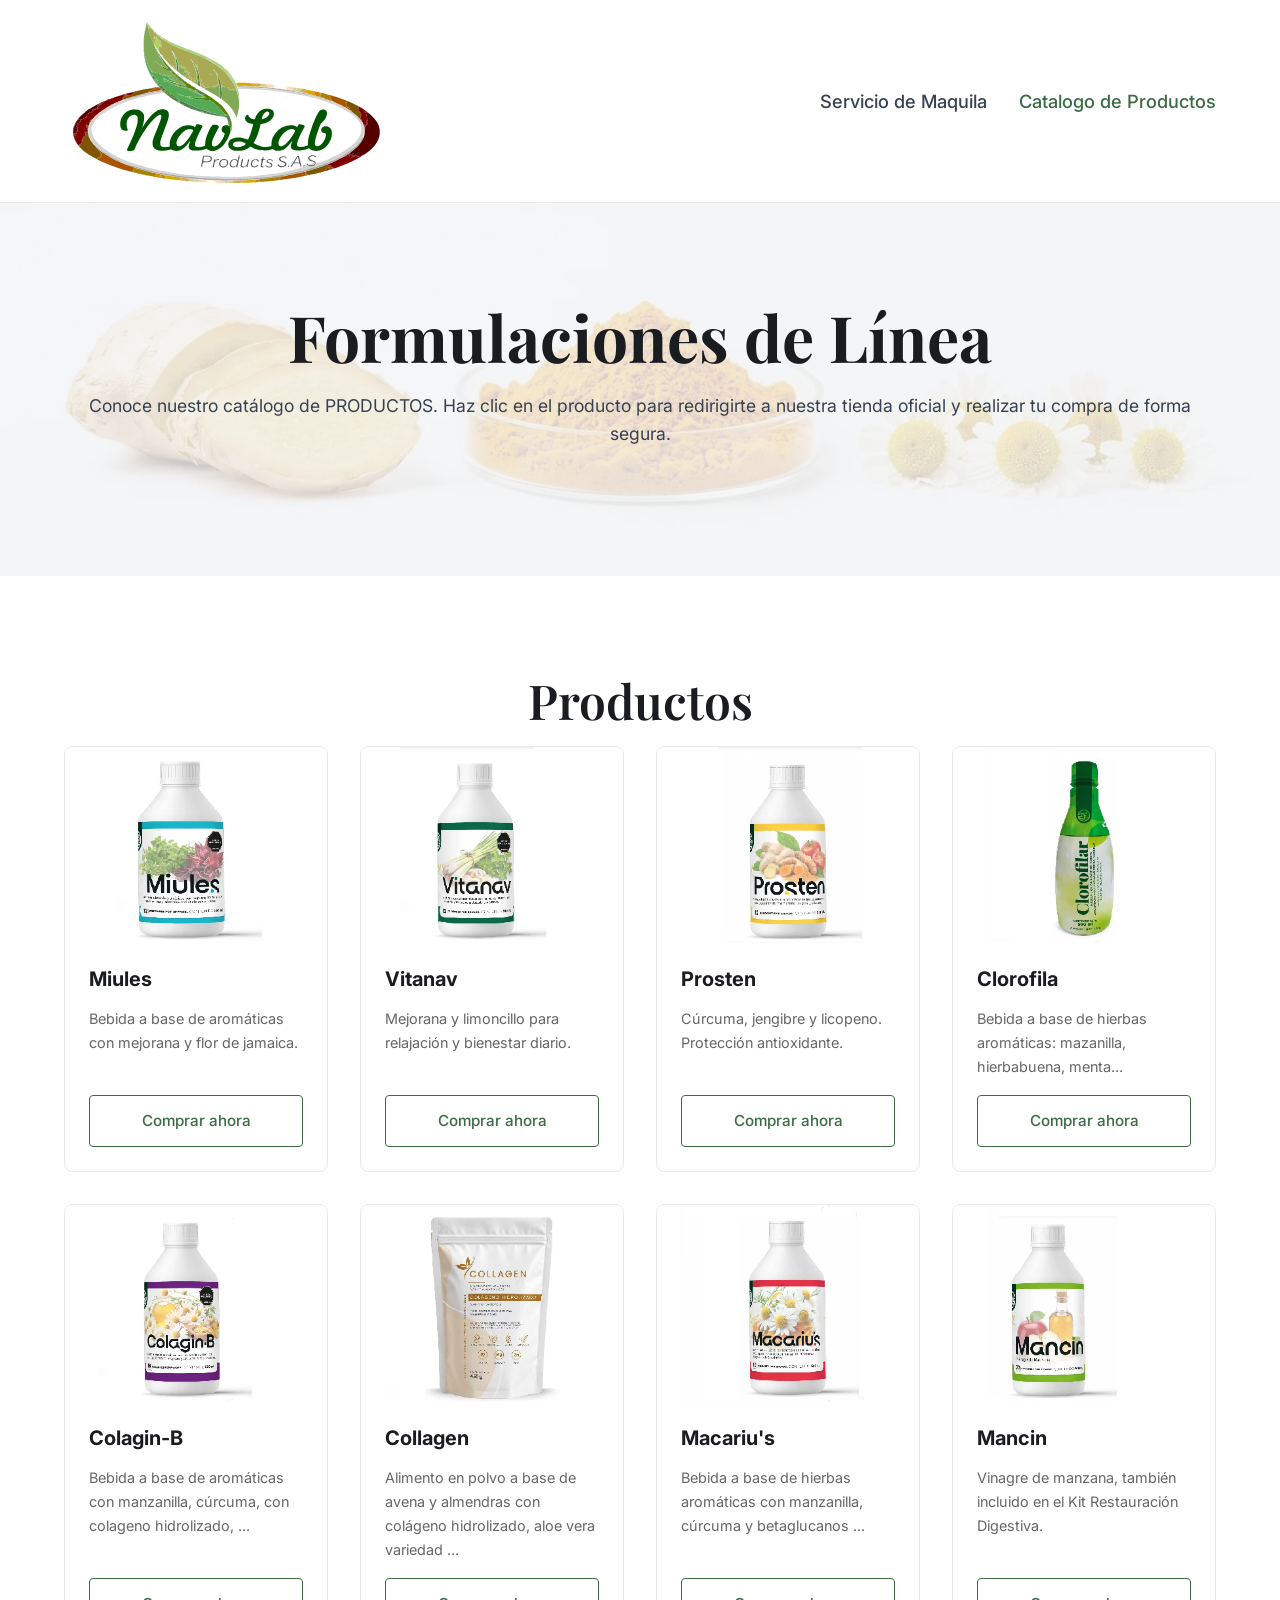
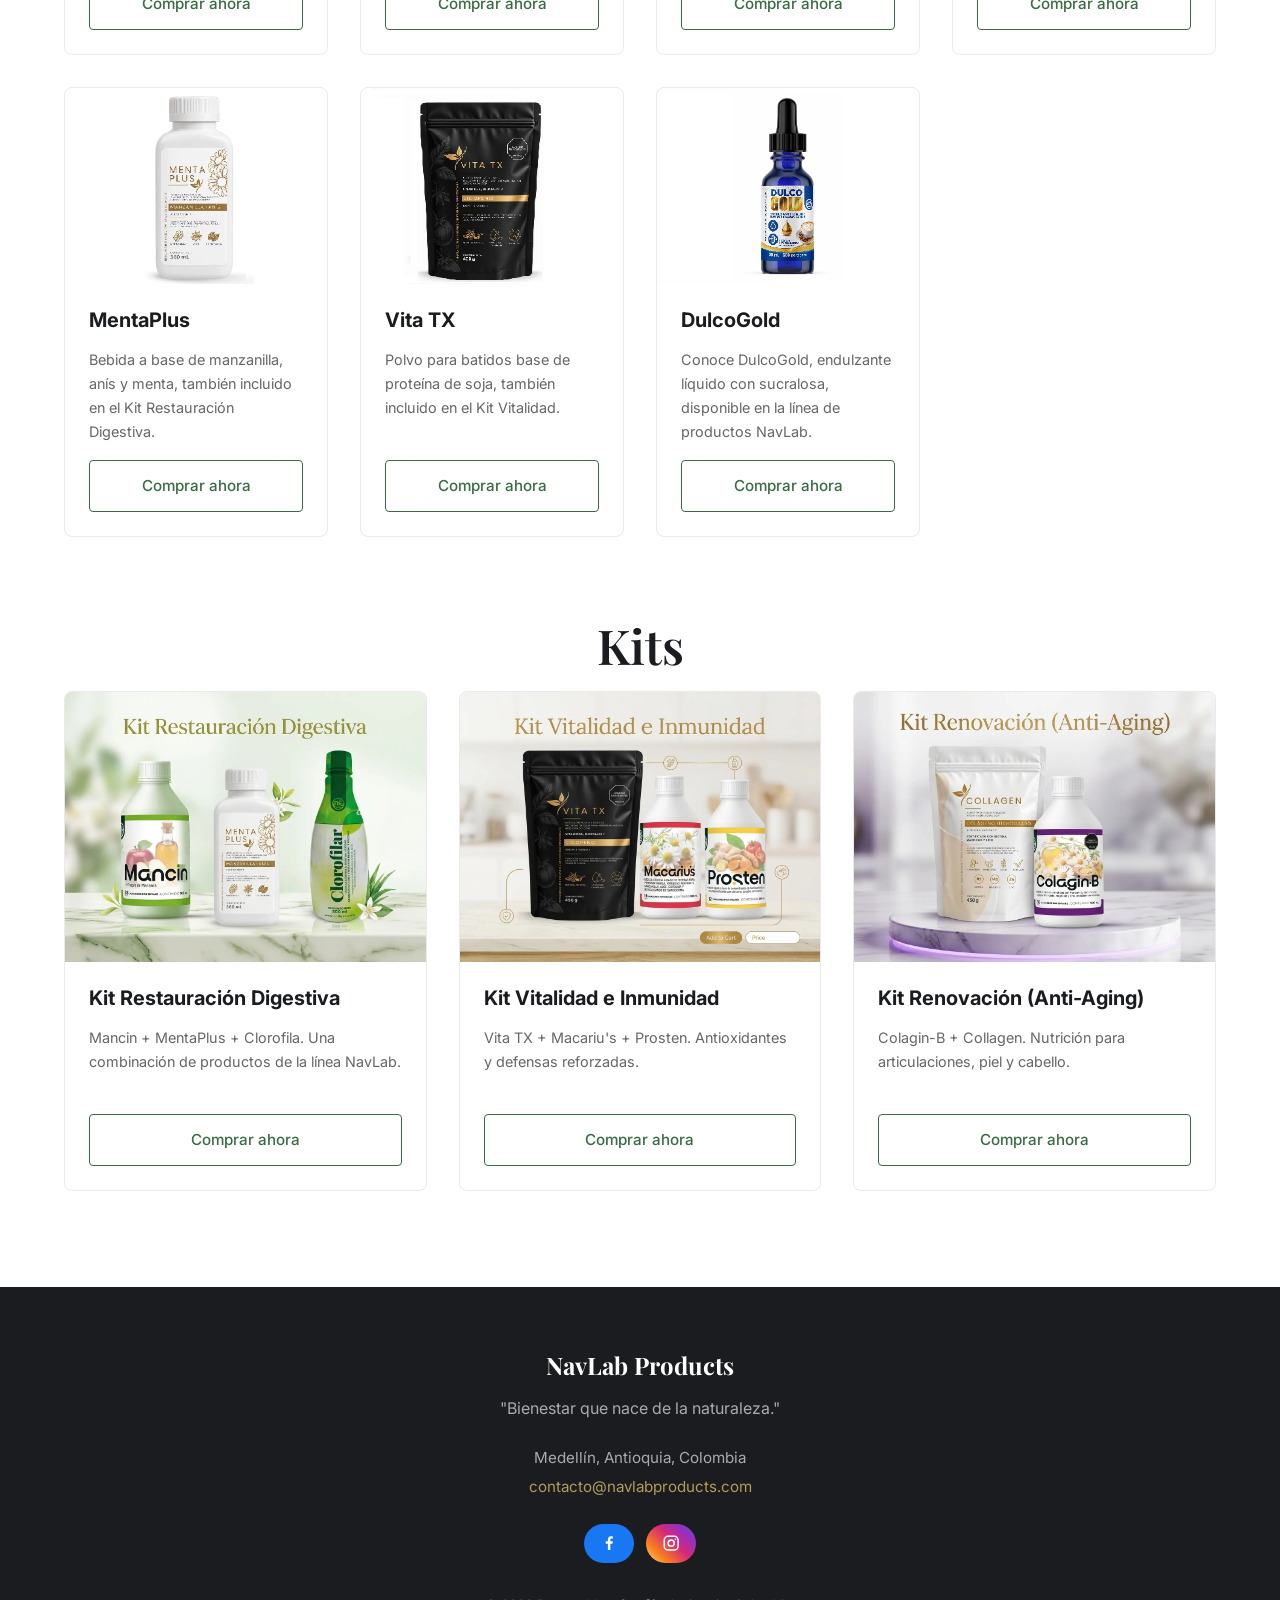
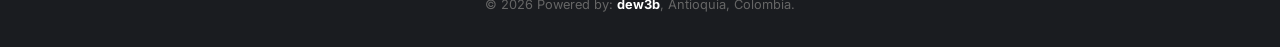
<file: navlab-web/productos.html>
<!DOCTYPE html>
<html lang="es">
<head>
    <meta charset="UTF-8">
    <meta name="viewport" content="width=device-width, initial-scale=1.0">
    <link rel="icon" type="image/png" sizes="32x32" href="assets/favicon-32.png">
    <title>Catálogo de Productos | NavLab Products</title>
    <link href="https://fonts.googleapis.com/css2?family=Inter:wght@300;400;500;600&family=Playfair+Display:wght@400;600;700&display=swap" rel="stylesheet">
    <link rel="stylesheet" href="styles.css">
</head>
<body>
    <header class="site-header" id="mainHeader">
        <div class="container header-inner">
            <!--a href="index.html" class="logo">
                <svg class="logo-mark" viewBox="0 0 48 64" aria-hidden="true" focusable="false">
                    <path d="M7 57C7 36 13 13 41 6c2 27-9 47-34 51Z" fill="none" stroke="#3B6B44" stroke-width="2.5" stroke-linejoin="round"/>
                    <path d="M8 56C19 42 29 27 40 7M17 44l-1-12m10 1 11-2M23 36l-1-12" fill="none" stroke="#B59A5D" stroke-width="2" stroke-linecap="round"/>
                </svg>
                <span class="logo-copy">
                    <span class="logo-name">NavLab</span>
                    <span class="logo-subtitle">Products</span>
                </span>
            </a-->
            <a href="index.html" class="logo">
                <img class="logo-img" src="assets/Logo.svg" alt="Logotipo de NavLab Products">
            </a>
            <nav class="main-nav">
                <ul class="nav-links">
                    <li><a href="servicios.html">Servicio de Maquila</a></li>
                    <li><a href="productos.html" style="color:#3B6B44;">Catalogo de Productos</a></li>
                </ul>
            </nav>
        </div>
    </header>

    <main>
        <section class="bg-surface section-padding text-center products-hero">
            <div class="container max-w-800 fade-in-up">
                <h1 class="hero-title" style="color: var(--c-dark);">Formulaciones de Línea</h1>
                <p class="hero-desc" style="color: var(--c-text);">Conoce nuestro catálogo de PRODUCTOS. Haz clic en el producto para redirigirte a nuestra tienda oficial y realizar tu compra de forma segura.</p>
            </div>
        </section>

        <section class="section-padding">
            <div class="container">
                <h2 class="section-title text-center">Productos</h2>
                <div class="grid-4">
                    <article class="product-card fade-in-up">
                        <div class="card-image bg-surface">
                            <img src="assets/miules.webp" alt="Miules" loading="lazy">
                        </div>
                        <div class="card-body">
                            <h3>Miules</h3>
                            <p class="card-desc">Bebida a base de aromáticas con mejorana y flor de jamaica.</p>
                            <a href="#" target="_blank" rel="noopener noreferrer" class="btn btn-secondary" style="width: 100%; border-color: var(--c-primary); color: var(--c-primary);">Comprar ahora</a>
                        </div>
                    </article>
                    <article class="product-card fade-in-up delay-1">
                        <div class="card-image bg-surface">
                            <img src="assets/vitanav.webp" alt="Vitanav" loading="lazy">
                        </div>
                        <div class="card-body">
                            <h3>Vitanav</h3>
                            <p class="card-desc">Mejorana y limoncillo para relajación y bienestar diario.</p>
                            <a href="#" target="_blank" rel="noopener noreferrer" class="btn btn-secondary" style="width: 100%; border-color: var(--c-primary); color: var(--c-primary);">Comprar ahora</a>
                        </div>
                    </article>
                    <article class="product-card fade-in-up delay-2">
                        <div class="card-image bg-surface">
                            <img src="assets/prosten.webp" alt="Prosten" loading="lazy">
                        </div>
                        <div class="card-body">
                            <h3>Prosten</h3>
                            <p class="card-desc">Cúrcuma, jengibre y licopeno. Protección antioxidante.</p>
                            <a href="#" target="_blank" rel="noopener noreferrer" class="btn btn-secondary" style="width: 100%; border-color: var(--c-primary); color: var(--c-primary);">Comprar ahora</a>
                        </div>
                    </article>
                    <article class="product-card fade-in-up">
                        <div class="card-image bg-surface">
                            <img src="assets/clorofila.webp" alt="Clorofila" loading="lazy">
                        </div>
                        <div class="card-body">
                            <h3>Clorofila</h3>
                            <p class="card-desc">Bebida a base de hierbas aromáticas: mazanilla, hierbabuena, menta...<!--aloe, ruibarbo, mejorana, también incluido en el Kit Restauración Digestiva.--></p>
                            <a href="#" target="_blank" rel="noopener noreferrer" class="btn btn-secondary" style="width: 100%; border-color: var(--c-primary); color: var(--c-primary);">Comprar ahora</a>
                        </div>
                    </article>
                    <article class="product-card fade-in-up">
                        <div class="card-image bg-surface">
                            <img src="assets/colagin-b.webp" alt="Colagin-B" loading="lazy">
                        </div>
                        <div class="card-body">
                            <h3>Colagin-B</h3>
                            <p class="card-desc">Bebida a base de aromáticas con manzanilla, cúrcuma, con colageno hidrolizado, ...<!--magnesio y zinc endulzado con sucralosa, también incluido en el Kit Renovación--></p>
                            <a href="#" target="_blank" rel="noopener noreferrer" class="btn btn-secondary" style="width: 100%; border-color: var(--c-primary); color: var(--c-primary);">Comprar ahora</a>
                        </div>
                    </article>
                    <article class="product-card fade-in-up delay-1">
                        <div class="card-image bg-surface">
                            <img src="assets/collagen-polvo.webp" alt="Collagen en polvo" loading="lazy">
                        </div>
                        <div class="card-body">
                            <h3>Collagen</h3>
                            <p class="card-desc">Alimento en polvo a base de avena y almendras con colágeno hidrolizado, aloe vera variedad ...<!--2 fortificado con biotina, magnesio y zinc, también incluido en el Kit Renovación.--></p>
                            <a href="#" target="_blank" rel="noopener noreferrer" class="btn btn-secondary" style="width: 100%; border-color: var(--c-primary); color: var(--c-primary);">Comprar ahora</a>
                        </div>
                    </article>
                    <article class="product-card fade-in-up delay-2">
                        <div class="card-image bg-surface">
                            <img src="assets/macarius.webp" alt="Macariu's" loading="lazy">
                        </div>
                        <div class="card-body">
                            <h3>Macariu's</h3>
                            <p class="card-desc">Bebida a base de hierbas aromáticas con manzanilla, cúrcuma y betaglucanos ...<!--de ganoderma lucidum, también incluido en el Kit Vitalidad e Inmunidad.--></p>
                            <a href="#" target="_blank" rel="noopener noreferrer" class="btn btn-secondary" style="width: 100%; border-color: var(--c-primary); color: var(--c-primary);">Comprar ahora</a>
                        </div>
                    </article>
                    <article class="product-card fade-in-up">
                        <div class="card-image bg-surface">
                            <img src="assets/mancin.webp" alt="Mancin" loading="lazy">
                        </div>
                        <div class="card-body">
                            <h3>Mancin</h3>
                            <p class="card-desc">Vinagre de manzana, también incluido en el Kit Restauración Digestiva.</p>
                            <a href="#" target="_blank" rel="noopener noreferrer" class="btn btn-secondary" style="width: 100%; border-color: var(--c-primary); color: var(--c-primary);">Comprar ahora</a>
                        </div>
                    </article>
                    <article class="product-card fade-in-up delay-1">
                        <div class="card-image bg-surface">
                            <img src="assets/mentaplus.webp" alt="MentaPlus" loading="lazy">
                        </div>
                        <div class="card-body">
                            <h3>MentaPlus</h3>
                            <p class="card-desc">Bebida a base de manzanilla, anís y menta, también incluido en el Kit Restauración Digestiva.</p>
                            <a href="#" target="_blank" rel="noopener noreferrer" class="btn btn-secondary" style="width: 100%; border-color: var(--c-primary); color: var(--c-primary);">Comprar ahora</a>
                        </div>
                    </article>
                    <article class="product-card fade-in-up delay-2">
                        <div class="card-image bg-surface">
                            <img src="assets/vita-tx.webp" alt="Vita TX" loading="lazy">
                        </div>
                        <div class="card-body">
                            <h3>Vita TX</h3>
                            <p class="card-desc">Polvo para batidos base de proteína de soja, también incluido en el Kit Vitalidad.</p>
                            <a href="#" target="_blank" rel="noopener noreferrer" class="btn btn-secondary" style="width: 100%; border-color: var(--c-primary); color: var(--c-primary);">Comprar ahora</a>
                        </div>
                    </article>
                    <article class="product-card fade-in-up">
                        <div class="card-image bg-surface">
                            <img src="assets/dulcogold.webp" alt="DulcoGold" loading="lazy">
                        </div>
                        <div class="card-body">
                            <h3>DulcoGold</h3>
                            <p class="card-desc">Conoce DulcoGold, endulzante líquido con sucralosa, disponible en la línea de productos NavLab.</p>
                            <a href="#" target="_blank" rel="noopener noreferrer" class="btn btn-secondary" style="width: 100%; border-color: var(--c-primary); color: var(--c-primary);">Comprar ahora</a>
                        </div>
                    </article>
                </div>

                <h2 class="section-title text-center" style="margin-top: 5rem;">Kits</h2>
                <div class="grid-4">
                    <article class="product-card fade-in-up">
                        <div class="card-image bg-surface">
                            <img src="assets/kit-digestivo.webp" alt="Kit Restauración Digestiva" loading="lazy">
                        </div>
                        <div class="card-body">
                            <h3>Kit Restauración Digestiva</h3>
                            <p class="card-desc">Mancin + MentaPlus + Clorofila. Una combinación de productos de la línea NavLab.</p>
                            <a href="#" target="_blank" rel="noopener noreferrer" class="btn btn-secondary" style="width: 100%; border-color: var(--c-primary); color: var(--c-primary);">Comprar ahora</a>
                        </div>
                    </article>
                    <article class="product-card fade-in-up delay-1">
                        <div class="card-image bg-surface">
                            <img src="assets/kit-inmunidad.webp" alt="Kit Vitalidad e Inmunidad" loading="lazy">
                        </div>
                        <div class="card-body">
                            <h3>Kit Vitalidad e Inmunidad</h3>
                            <p class="card-desc">Vita TX + Macariu's + Prosten. Antioxidantes y defensas reforzadas.</p>
                            <a href="#" target="_blank" rel="noopener noreferrer" class="btn btn-secondary" style="width: 100%; border-color: var(--c-primary); color: var(--c-primary);">Comprar ahora</a>
                        </div>
                    </article>
                    <article class="product-card fade-in-up delay-2">
                        <div class="card-image bg-surface">
                            <img src="assets/kit-antiaging.webp" alt="Kit Renovación Anti-Aging" loading="lazy">
                        </div>
                        <div class="card-body">
                            <h3>Kit Renovación (Anti-Aging)</h3>
                            <p class="card-desc">Colagin-B + Collagen. Nutrición para articulaciones, piel y cabello.</p>
                            <a href="#" target="_blank" rel="noopener noreferrer" class="btn btn-secondary" style="width: 100%; border-color: var(--c-primary); color: var(--c-primary);">Comprar ahora</a>
                        </div>
                    </article>
                </div>
            </div>
        </section>
    </main>
    <footer class="site-footer bg-dark">
        <div class="container">
            <h2>NavLab Products</h2>
            <p class="footer-tagline">"Bienestar que nace de la naturaleza."</p>
            <address class="footer-contact">
                <span>Medellín, Antioquia, Colombia</span>
                <a href="mailto:contacto@navlabproducts.com">contacto@navlabproducts.com</a>
            </address>
            <nav class="footer-social-links" aria-label="Redes sociales">
                <a class="social-link social-facebook" href="https://www.facebook.com/profile.php?id=61563656452003" target="_blank" rel="noopener noreferrer" aria-label="Facebook">
                    <svg aria-hidden="true" viewBox="0 0 24 24"><path d="M13.5 21v-8.2h2.8l.4-3.2h-3.2v-2c0-.9.3-1.6 1.6-1.6h1.7V3.1c-.3 0-1.3-.1-2.4-.1-2.4 0-4.1 1.5-4.1 4.3v2.3H7.5v3.2h2.8V21h3.2Z"/></svg>
                </a>
                <a class="social-link social-instagram" href="https://www.instagram.com/productos_navlab/" target="_blank" rel="noopener noreferrer" aria-label="Instagram">
                    <svg aria-hidden="true" viewBox="0 0 24 24"><rect x="3" y="3" width="18" height="18" rx="5"/><circle cx="12" cy="12" r="4"/><circle class="instagram-dot" cx="17.5" cy="6.8" r="1"/></svg>
                </a>
            </nav>
            <p class="footer-copyright">&copy; 2026 Powered by: <a href="https://dew3b.com" target="_blank" rel="noopener noreferrer">dew3b</a>, Antioquia, Colombia.</p>
        </div>
    </footer>
    <script src="main.js"></script>
</body>
</html>
</file>
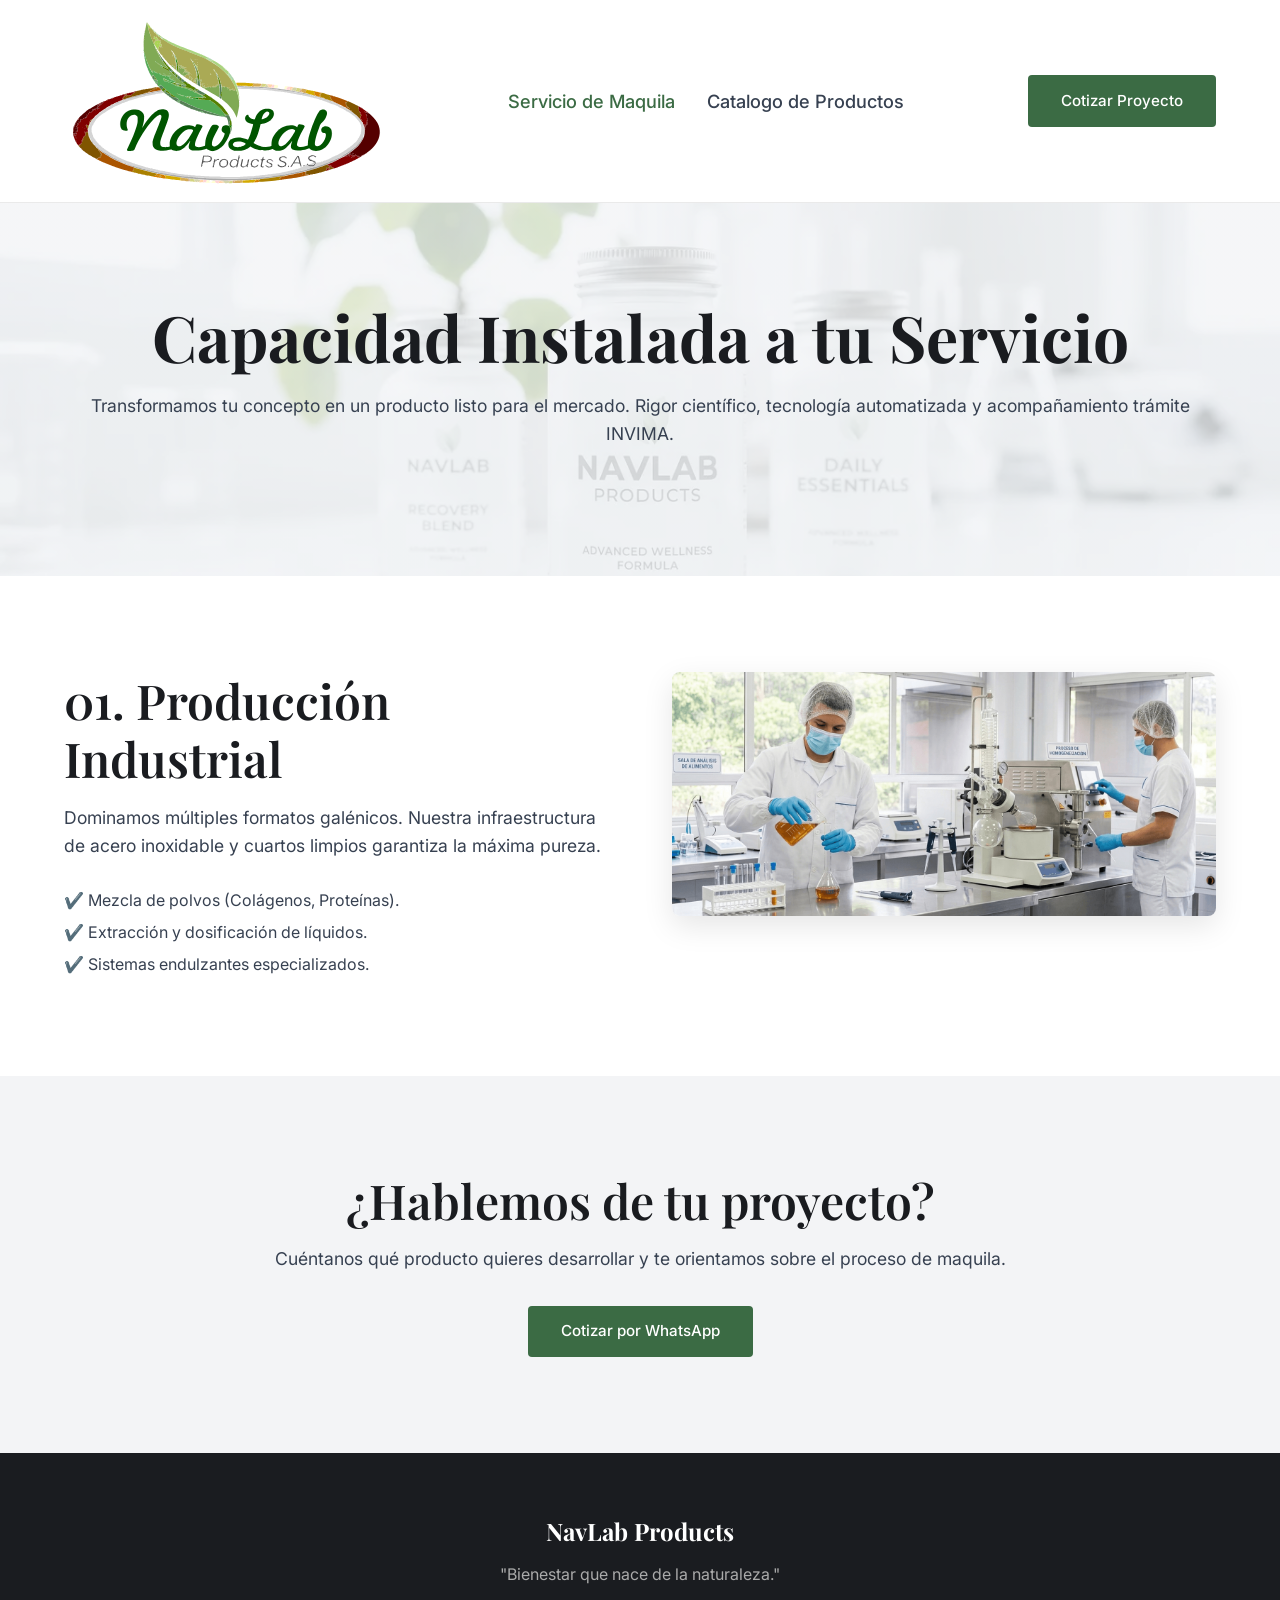
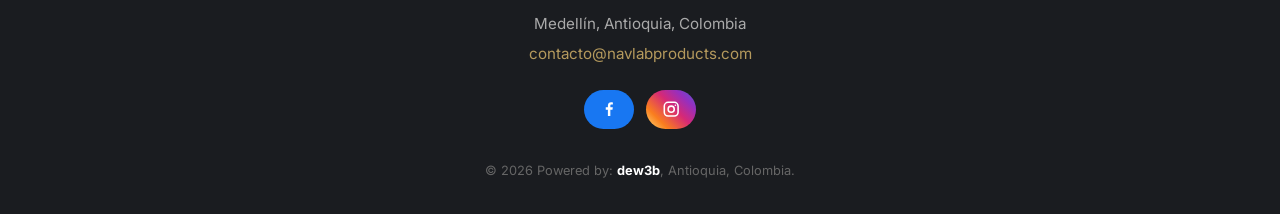
<file: navlab-web/servicios.html>
<!DOCTYPE html>
<html lang="es">
<head>
    <meta charset="UTF-8">
    <meta name="viewport" content="width=device-width, initial-scale=1.0">
    <link rel="icon" type="image/png" sizes="32x32" href="assets/favicon-32.png">
    <title>Maquila | NavLab Products</title>
    <link href="https://fonts.googleapis.com/css2?family=Inter:wght@300;400;500;600&family=Playfair+Display:wght@400;600;700&display=swap" rel="stylesheet">
    <link rel="stylesheet" href="styles.css">
</head>
<body>
    <!-- HEADER REUTILIZABLE -->
    <header class="site-header" id="mainHeader">
        <div class="container header-inner">
            <!--a href="index.html" class="logo">
                <svg class="logo-mark" viewBox="0 0 48 64" aria-hidden="true" focusable="false">
                    <path d="M7 57C7 36 13 13 41 6c2 27-9 47-34 51Z" fill="none" stroke="#3B6B44" stroke-width="2.5" stroke-linejoin="round"/>
                    <path d="M8 56C19 42 29 27 40 7M17 44l-1-12m10 1 11-2M23 36l-1-12" fill="none" stroke="#B59A5D" stroke-width="2" stroke-linecap="round"/>
                </svg>
                <span class="logo-copy">
                    <span class="logo-name">NavLab</span>
                    <span class="logo-subtitle">Products</span>
                </span>
            </a-->
            <a href="index.html" class="logo">
                <img class="logo-img" src="assets/Logo.svg" alt="Logotipo de NavLab Products">
            </a>
            <nav class="main-nav">
                <ul class="nav-links">
                    <li><a href="servicios.html" style="color:#3B6B44;">Servicio de Maquila</a></li>
                    <li><a href="productos.html">Catalogo de Productos</a></li>
                </ul>
            </nav>
            <div class="header-actions"><a href="#contacto" class="btn btn-primary">Cotizar Proyecto</a></div>
        </div>
    </header>

    <main>
        <section class="bg-surface section-padding text-center services-hero">
            <div class="container max-w-800 fade-in-up">
                <h1 class="hero-title" style="color: var(--c-dark);">Capacidad Instalada a tu Servicio</h1>
                <p class="hero-desc" style="color: var(--c-text);">Transformamos tu concepto en un producto listo para el mercado. Rigor científico, tecnología automatizada y acompañamiento trámite INVIMA.</p>
            </div>
        </section>

        <section class="section-padding">
            <div class="container grid-2">
                <div class="fade-in-up">
                    <h2 class="section-title">01. Producción Industrial</h2>
                    <p style="margin-bottom: 1.5rem; font-size: 1.1rem;">Dominamos múltiples formatos galénicos. Nuestra infraestructura de acero inoxidable y cuartos limpios garantiza la máxima pureza.</p>
                    <ul style="list-style: none; padding: 0; line-height: 2;">
                        <li>✔️ Mezcla de polvos (Colágenos, Proteínas).</li>
                        <li>✔️ Extracción y dosificación de líquidos.</li>
                        <li>✔️ Sistemas endulzantes especializados.</li>
                    </ul>
                </div>
                <div class="fade-in-up delay-1">
                    <!-- Foto sugerida: La máquina dispensadora o mezcladora del video -->
                    <img src="assets/Laboratorio.webp" alt="Máquina de Laboratorio" style="border-radius: 8px; box-shadow: 0 10px 30px rgba(0,0,0,0.1);">
                </div>
            </div>
        </section>
        <section id="contacto" class="section-padding contact-section">
            <div class="container text-center">
                <h2 class="section-title">¿Hablemos de tu proyecto?</h2>
                <p class="hero-desc" style="color: var(--c-text);">Cuéntanos qué producto quieres desarrollar y te orientamos sobre el proceso de maquila.</p>
                <a href="https://wa.me/573113158115?text=Hola,%20quiero%20cotizar%20un%20proyecto%20de%20maquila%20con%20NavLab." target="_blank" rel="noopener noreferrer" class="btn btn-primary">Cotizar por WhatsApp</a>
            </div>
        </section>
    </main>
    <footer class="site-footer bg-dark">
        <div class="container">
            <h2>NavLab Products</h2>
            <p class="footer-tagline">"Bienestar que nace de la naturaleza."</p>
            <address class="footer-contact">
                <span>Medellín, Antioquia, Colombia</span>
                <a href="mailto:contacto@navlabproducts.com">contacto@navlabproducts.com</a>
            </address>
            <nav class="footer-social-links" aria-label="Redes sociales">
                <a class="social-link social-facebook" href="https://www.facebook.com/profile.php?id=61563656452003" target="_blank" rel="noopener noreferrer" aria-label="Facebook">
                    <svg aria-hidden="true" viewBox="0 0 24 24"><path d="M13.5 21v-8.2h2.8l.4-3.2h-3.2v-2c0-.9.3-1.6 1.6-1.6h1.7V3.1c-.3 0-1.3-.1-2.4-.1-2.4 0-4.1 1.5-4.1 4.3v2.3H7.5v3.2h2.8V21h3.2Z"/></svg>
                </a>
                <a class="social-link social-instagram" href="https://www.instagram.com/productos_navlab/" target="_blank" rel="noopener noreferrer" aria-label="Instagram">
                    <svg aria-hidden="true" viewBox="0 0 24 24"><rect x="3" y="3" width="18" height="18" rx="5"/><circle cx="12" cy="12" r="4"/><circle class="instagram-dot" cx="17.5" cy="6.8" r="1"/></svg>
                </a>
            </nav>
            <p class="footer-copyright">&copy; 2026 Powered by: <a href="https://dew3b.com" target="_blank" rel="noopener noreferrer">dew3b</a>, Antioquia, Colombia.</p>
        </div>
    </footer>
    <script src="main.js"></script>
</body>
</html>
</file>
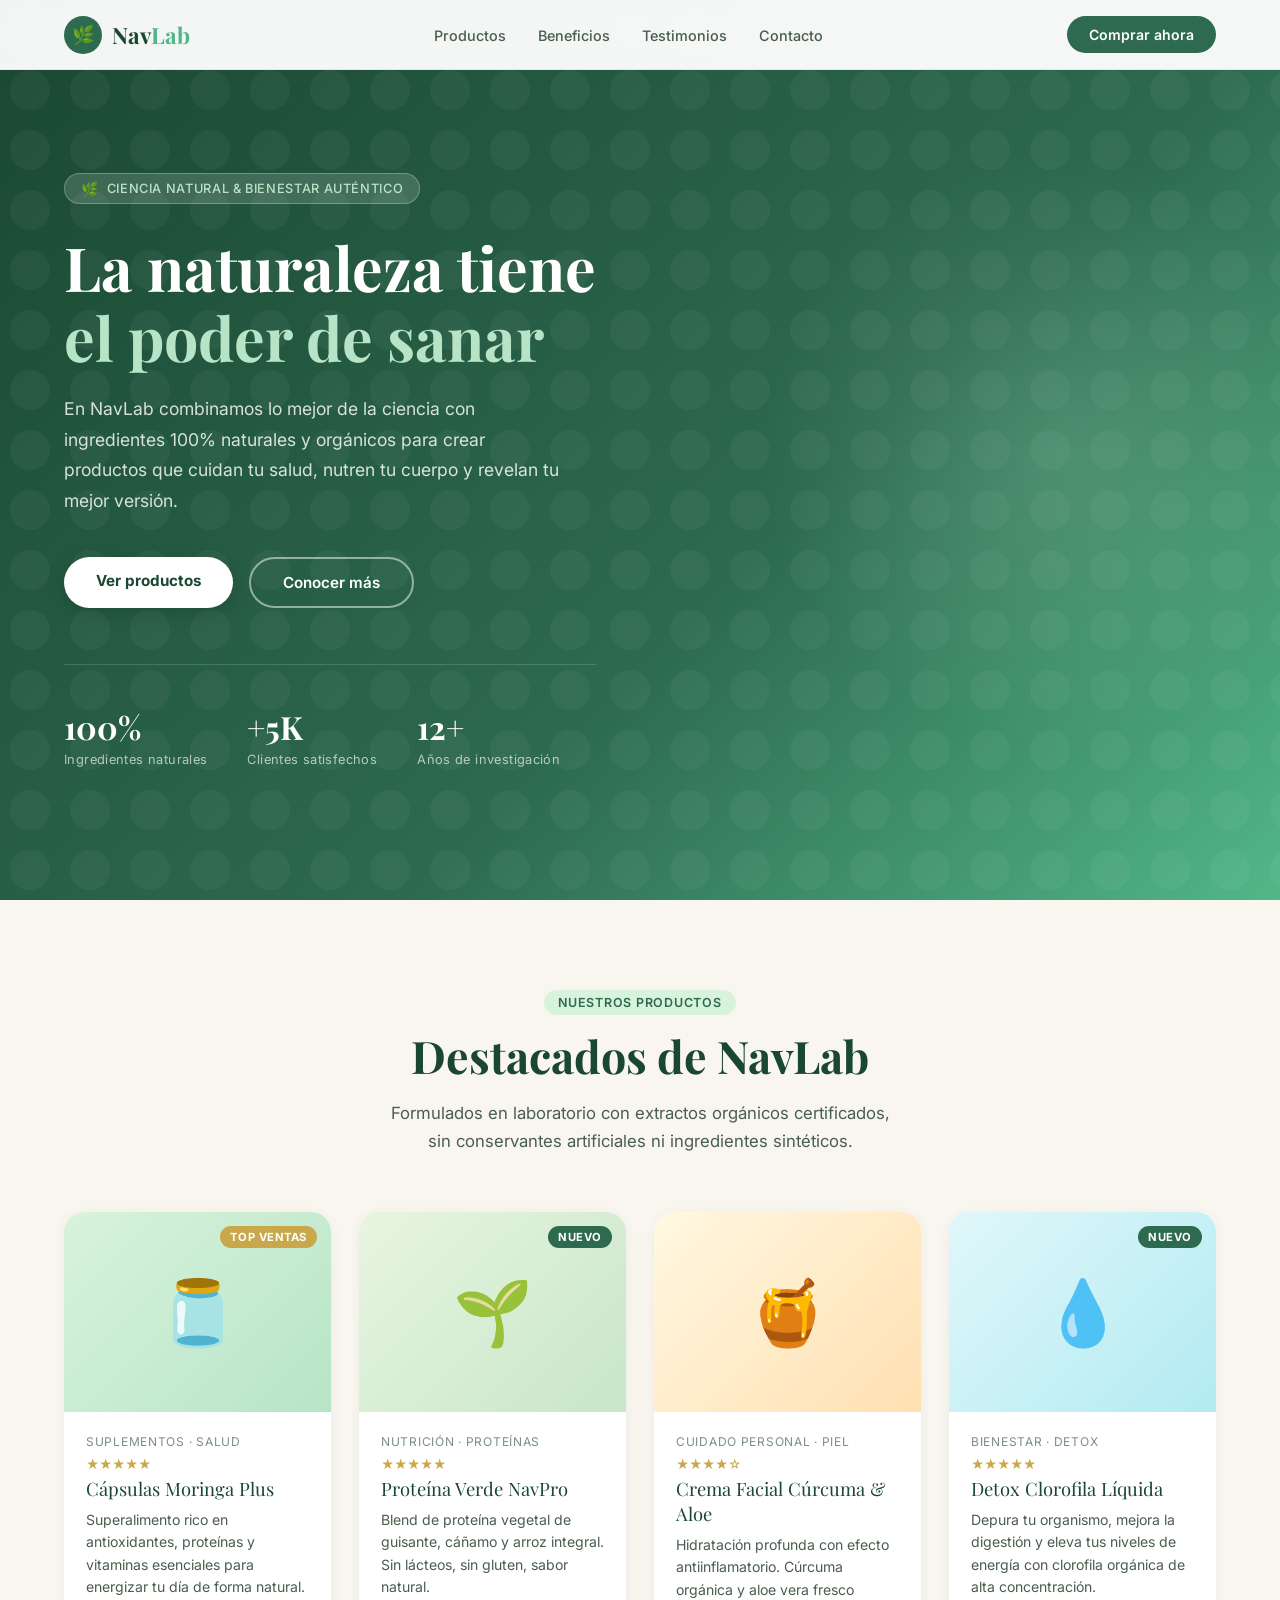
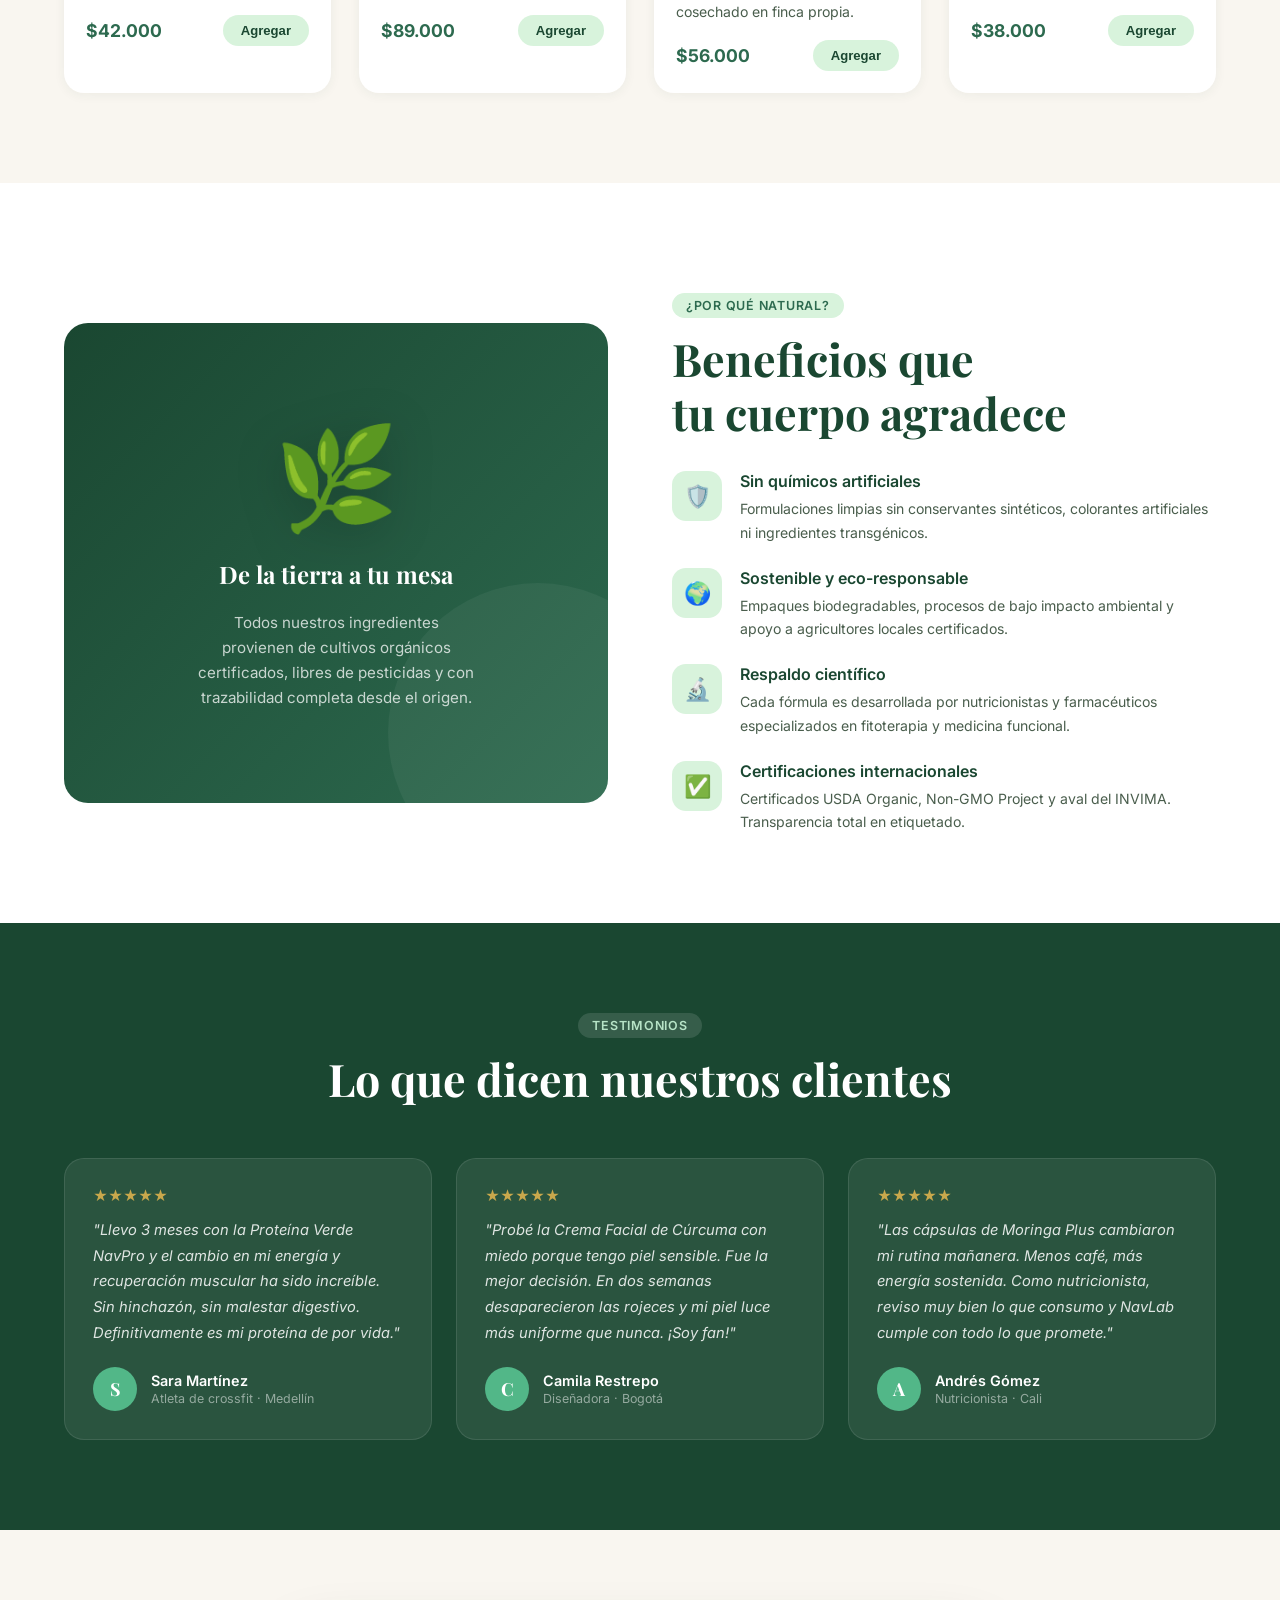
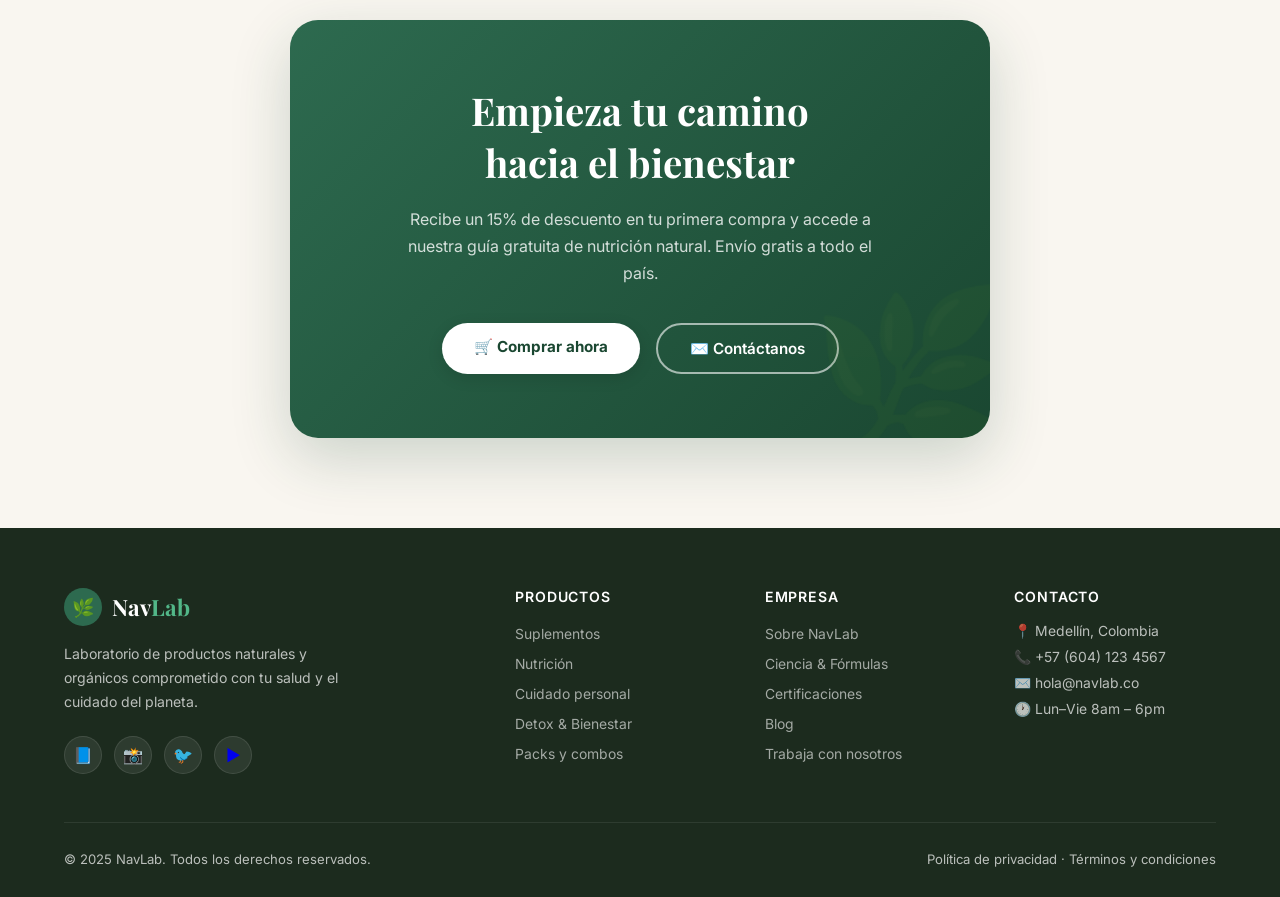
<file: Original_copia/navlab_landing.html>
<!DOCTYPE html>
<html lang="es">
<head>
<meta charset="UTF-8">
<meta name="viewport" content="width=device-width, initial-scale=1.0">
<meta name="description" content="NavLab - Laboratorio de productos naturales y orgánicos para tu salud, nutrición y cuidado personal. Descubre el poder de la naturaleza.">
<meta name="keywords" content="productos naturales, orgánicos, salud, nutrición, cuidado personal, NavLab">
<meta property="og:title" content="NavLab | Laboratorio Natural & Orgánico">
<meta property="og:description" content="Productos naturales y orgánicos para tu bienestar. Salud, nutrición y cuidado personal con el poder de la naturaleza.">
<title>NavLab | Laboratorio Natural & Orgánico</title>
<link href="https://fonts.googleapis.com/css2?family=Playfair+Display:wght@400;700&family=Inter:wght@300;400;500;600&display=swap" rel="stylesheet">
<style>
  *, *::before, *::after { box-sizing: border-box; margin: 0; padding: 0; }

  :root {
    --green-deep: #1a4731;
    --green-mid: #2d6a4f;
    --green-light: #52b788;
    --green-pale: #b7e4c7;
    --green-mist: #d8f3dc;
    --cream: #f9f6f0;
    --white: #ffffff;
    --text-dark: #1c2b1e;
    --text-mid: #4a5e4d;
    --text-light: #7a9180;
    --gold: #c9a84c;
  }

  html { scroll-behavior: smooth; }

  body {
    font-family: 'Inter', sans-serif;
    color: var(--text-dark);
    background: var(--white);
    overflow-x: hidden;
  }

  h1, h2, h3 { font-family: 'Playfair Display', serif; }

  /* ── NAV ── */
  nav {
    position: fixed; top: 0; width: 100%; z-index: 999;
    background: rgba(255,255,255,0.95);
    backdrop-filter: blur(12px);
    border-bottom: 1px solid rgba(82,183,136,0.15);
    padding: 0 5%;
    display: flex; align-items: center; justify-content: space-between;
    height: 70px;
    transition: box-shadow .3s;
  }
  nav.scrolled { box-shadow: 0 4px 24px rgba(26,71,49,0.1); }

  .logo {
    display: flex; align-items: center; gap: 10px;
    text-decoration: none;
  }
  .logo-icon {
    width: 38px; height: 38px;
    background: var(--green-mid);
    border-radius: 50%;
    display: flex; align-items: center; justify-content: center;
    font-size: 18px;
  }
  .logo-text { font-family: 'Playfair Display', serif; font-size: 1.4rem; font-weight: 700; color: var(--green-deep); }
  .logo-text span { color: var(--green-light); }

  .nav-links { display: flex; gap: 32px; list-style: none; }
  .nav-links a { text-decoration: none; color: var(--text-mid); font-size: .9rem; font-weight: 500; transition: color .2s; }
  .nav-links a:hover { color: var(--green-mid); }

  .nav-cta {
    background: var(--green-mid); color: var(--white);
    border: none; padding: 10px 22px; border-radius: 50px;
    font-size: .88rem; font-weight: 600; cursor: pointer;
    transition: background .25s, transform .2s;
    text-decoration: none;
  }
  .nav-cta:hover { background: var(--green-deep); transform: translateY(-1px); }

  .hamburger { display: none; flex-direction: column; gap: 5px; cursor: pointer; }
  .hamburger span { display: block; width: 24px; height: 2px; background: var(--green-deep); border-radius: 2px; }

  /* ── HERO ── */
  #hero {
    min-height: 100vh;
    background: linear-gradient(135deg, var(--green-deep) 0%, var(--green-mid) 60%, var(--green-light) 100%);
    display: flex; align-items: center;
    padding: 100px 5% 60px;
    position: relative; overflow: hidden;
  }
  #hero::before {
    content: '';
    position: absolute; inset: 0;
    background: url("data:image/svg+xml,%3Csvg width='60' height='60' viewBox='0 0 60 60' xmlns='http://www.w3.org/2000/svg'%3E%3Cg fill='none' fill-rule='evenodd'%3E%3Cg fill='%23ffffff' fill-opacity='0.04'%3E%3Ccircle cx='30' cy='30' r='20'/%3E%3C/g%3E%3C/g%3E%3C/svg%3E");
  }
  .hero-blob {
    position: absolute; right: -80px; top: 50%; transform: translateY(-50%);
    width: 600px; height: 600px; border-radius: 50%;
    background: radial-gradient(circle, rgba(183,228,199,0.18) 0%, transparent 70%);
  }
  .hero-content { position: relative; max-width: 640px; }
  .hero-badge {
    display: inline-flex; align-items: center; gap: 8px;
    background: rgba(255,255,255,0.15); border: 1px solid rgba(255,255,255,0.25);
    border-radius: 50px; padding: 6px 16px; margin-bottom: 28px;
    color: var(--green-pale); font-size: .8rem; font-weight: 500; letter-spacing: .05em;
    text-transform: uppercase;
  }
  .hero-badge::before { content: '🌿'; font-size: 14px; }
  #hero h1 { font-size: clamp(2.4rem,5vw,3.8rem); color: var(--white); line-height: 1.15; margin-bottom: 22px; }
  #hero h1 em { color: var(--green-pale); font-style: normal; }
  #hero p { font-size: 1.1rem; color: rgba(255,255,255,0.82); line-height: 1.75; margin-bottom: 40px; max-width: 500px; }

  .hero-actions { display: flex; gap: 16px; flex-wrap: wrap; }
  .btn-primary {
    background: var(--white); color: var(--green-deep);
    padding: 14px 32px; border-radius: 50px; font-weight: 700;
    text-decoration: none; font-size: .95rem;
    transition: transform .2s, box-shadow .2s;
    box-shadow: 0 4px 20px rgba(0,0,0,0.15);
  }
  .btn-primary:hover { transform: translateY(-2px); box-shadow: 0 8px 32px rgba(0,0,0,0.2); }
  .btn-ghost {
    border: 2px solid rgba(255,255,255,0.5); color: var(--white);
    padding: 14px 32px; border-radius: 50px; font-weight: 600;
    text-decoration: none; font-size: .95rem;
    transition: background .2s, border-color .2s;
  }
  .btn-ghost:hover { background: rgba(255,255,255,0.12); border-color: rgba(255,255,255,0.8); }

  .hero-stats {
    display: flex; gap: 40px; margin-top: 56px;
    padding-top: 40px; border-top: 1px solid rgba(255,255,255,0.15);
  }
  .hero-stat .num { font-family: 'Playfair Display', serif; font-size: 2rem; color: var(--white); font-weight: 700; }
  .hero-stat .label { font-size: .8rem; color: rgba(255,255,255,0.65); margin-top: 4px; letter-spacing: .03em; }

  /* ── SECTIONS COMMON ── */
  section { padding: 90px 5%; }
  .section-tag {
    display: inline-block; background: var(--green-mist); color: var(--green-mid);
    padding: 5px 14px; border-radius: 50px; font-size: .78rem; font-weight: 600;
    text-transform: uppercase; letter-spacing: .06em; margin-bottom: 14px;
  }
  .section-title { font-size: clamp(1.9rem,3.5vw,2.8rem); color: var(--green-deep); margin-bottom: 16px; line-height: 1.2; }
  .section-sub { font-size: 1.05rem; color: var(--text-mid); max-width: 520px; line-height: 1.7; }
  .centered { text-align: center; }
  .centered .section-sub { margin: 0 auto; }

  /* ── PRODUCTOS ── */
  #productos { background: var(--cream); }
  .products-grid {
    display: grid; grid-template-columns: repeat(auto-fit, minmax(240px, 1fr));
    gap: 28px; margin-top: 56px;
  }
  .product-card {
    background: var(--white); border-radius: 20px;
    overflow: hidden; transition: transform .3s, box-shadow .3s;
    box-shadow: 0 2px 12px rgba(26,71,49,0.06);
  }
  .product-card:hover { transform: translateY(-6px); box-shadow: 0 16px 40px rgba(26,71,49,0.12); }
  .product-img {
    height: 200px; display: flex; align-items: center; justify-content: center;
    font-size: 64px; position: relative;
  }
  .product-img.green  { background: linear-gradient(135deg, var(--green-mist), var(--green-pale)); }
  .product-img.sage   { background: linear-gradient(135deg, #e8f5e0, #c8e6c9); }
  .product-img.warm   { background: linear-gradient(135deg, #fff8e1, #ffe0b2); }
  .product-img.sky    { background: linear-gradient(135deg, #e0f7fa, #b2ebf2); }
  .product-badge-new {
    position: absolute; top: 14px; right: 14px;
    background: var(--green-mid); color: var(--white);
    font-size: .7rem; font-weight: 700; padding: 4px 10px; border-radius: 50px;
    text-transform: uppercase; letter-spacing: .05em;
  }
  .product-badge-top {
    position: absolute; top: 14px; right: 14px;
    background: var(--gold); color: var(--white);
    font-size: .7rem; font-weight: 700; padding: 4px 10px; border-radius: 50px;
    text-transform: uppercase; letter-spacing: .05em;
  }
  .product-body { padding: 22px; }
  .product-category { font-size: .75rem; color: var(--text-light); text-transform: uppercase; letter-spacing: .06em; margin-bottom: 8px; }
  .product-name { font-family: 'Playfair Display', serif; font-size: 1.15rem; color: var(--green-deep); margin-bottom: 8px; }
  .product-desc { font-size: .88rem; color: var(--text-mid); line-height: 1.6; margin-bottom: 16px; }
  .product-footer { display: flex; align-items: center; justify-content: space-between; }
  .product-price { font-size: 1.1rem; font-weight: 700; color: var(--green-mid); }
  .product-btn {
    background: var(--green-mist); color: var(--green-deep);
    border: none; padding: 8px 18px; border-radius: 50px; font-size: .82rem;
    font-weight: 600; cursor: pointer; transition: background .2s, color .2s;
  }
  .product-btn:hover { background: var(--green-mid); color: var(--white); }
  .stars { color: var(--gold); font-size: .8rem; margin-bottom: 4px; }

  /* ── BENEFICIOS ── */
  #beneficios { background: var(--white); }
  .benefits-wrap { display: grid; grid-template-columns: 1fr 1fr; gap: 64px; align-items: center; margin-top: 20px; }
  .benefits-visual {
    background: linear-gradient(135deg, var(--green-deep) 0%, var(--green-mid) 100%);
    border-radius: 24px; height: 480px;
    display: flex; flex-direction: column; align-items: center; justify-content: center;
    gap: 20px; padding: 40px; position: relative; overflow: hidden;
  }
  .benefits-visual::after {
    content: ''; position: absolute;
    width: 300px; height: 300px; border-radius: 50%;
    background: rgba(255,255,255,0.05); bottom: -80px; right: -80px;
  }
  .big-leaf { font-size: 100px; filter: drop-shadow(0 8px 24px rgba(0,0,0,0.2)); }
  .benefits-visual p { color: rgba(255,255,255,0.75); font-size: .95rem; text-align: center; line-height: 1.65; max-width: 280px; }
  .benefits-visual strong { color: var(--white); font-size: 1.5rem; font-family: 'Playfair Display', serif; }

  .benefits-list { display: flex; flex-direction: column; gap: 24px; }
  .benefit-item { display: flex; gap: 18px; align-items: flex-start; }
  .benefit-icon {
    width: 50px; height: 50px; min-width: 50px;
    border-radius: 14px; background: var(--green-mist);
    display: flex; align-items: center; justify-content: center; font-size: 22px;
  }
  .benefit-item h4 { font-size: 1rem; color: var(--green-deep); margin-bottom: 6px; font-weight: 600; }
  .benefit-item p { font-size: .88rem; color: var(--text-mid); line-height: 1.65; }

  /* ── TESTIMONIOS ── */
  #testimonios { background: var(--green-deep); }
  #testimonios .section-title { color: var(--white); }
  #testimonios .section-tag { background: rgba(255,255,255,0.12); color: var(--green-pale); }
  .testimonials-grid { display: grid; grid-template-columns: repeat(auto-fit, minmax(280px, 1fr)); gap: 24px; margin-top: 52px; }
  .testimonial-card {
    background: rgba(255,255,255,0.07); border: 1px solid rgba(255,255,255,0.1);
    border-radius: 20px; padding: 28px;
    transition: background .3s;
  }
  .testimonial-card:hover { background: rgba(255,255,255,0.11); }
  .testi-stars { color: var(--gold); margin-bottom: 14px; font-size: .9rem; }
  .testi-text { font-size: .92rem; color: rgba(255,255,255,0.85); line-height: 1.75; margin-bottom: 20px; font-style: italic; }
  .testi-author { display: flex; align-items: center; gap: 14px; }
  .testi-avatar {
    width: 44px; height: 44px; border-radius: 50%;
    background: var(--green-light); display: flex; align-items: center;
    justify-content: center; font-size: 18px; font-weight: 700; color: var(--white);
    font-family: 'Playfair Display', serif;
  }
  .testi-name { font-weight: 600; color: var(--white); font-size: .9rem; }
  .testi-role { font-size: .78rem; color: rgba(255,255,255,0.5); margin-top: 2px; }

  /* ── CTA ── */
  #cta { background: var(--cream); text-align: center; }
  .cta-box {
    max-width: 700px; margin: 0 auto;
    background: linear-gradient(135deg, var(--green-mid), var(--green-deep));
    border-radius: 28px; padding: 64px 48px;
    box-shadow: 0 20px 60px rgba(26,71,49,0.2);
    position: relative; overflow: hidden;
  }
  .cta-box::before {
    content: '🌿'; position: absolute; font-size: 160px;
    right: -20px; bottom: -30px; opacity: .07;
  }
  .cta-box h2 { font-size: clamp(1.8rem,3vw,2.6rem); color: var(--white); margin-bottom: 18px; }
  .cta-box p { color: rgba(255,255,255,0.8); margin-bottom: 36px; font-size: 1rem; line-height: 1.7; max-width: 480px; margin-left: auto; margin-right: auto; }
  .cta-actions { display: flex; gap: 16px; justify-content: center; flex-wrap: wrap; }
  .btn-white {
    background: var(--white); color: var(--green-deep);
    padding: 14px 32px; border-radius: 50px; font-weight: 700; text-decoration: none;
    transition: transform .2s, box-shadow .2s; font-size: .95rem;
    box-shadow: 0 4px 16px rgba(0,0,0,0.12);
  }
  .btn-white:hover { transform: translateY(-2px); box-shadow: 0 8px 28px rgba(0,0,0,0.18); }
  .btn-outline-white {
    border: 2px solid rgba(255,255,255,0.6); color: var(--white);
    padding: 14px 32px; border-radius: 50px; font-weight: 600; text-decoration: none;
    transition: background .2s; font-size: .95rem;
  }
  .btn-outline-white:hover { background: rgba(255,255,255,0.12); }

  /* ── FOOTER ── */
  footer {
    background: var(--text-dark); color: rgba(255,255,255,0.7);
    padding: 60px 5% 30px;
  }
  .footer-grid { display: grid; grid-template-columns: 2fr 1fr 1fr 1fr; gap: 48px; margin-bottom: 48px; }
  .footer-brand .logo-text { color: var(--white); }
  .footer-brand p { font-size: .88rem; line-height: 1.7; margin-top: 16px; max-width: 280px; }
  .footer-social { display: flex; gap: 12px; margin-top: 22px; }
  .social-icon {
    width: 38px; height: 38px; border-radius: 50%;
    background: rgba(255,255,255,0.08); border: 1px solid rgba(255,255,255,0.1);
    display: flex; align-items: center; justify-content: center; font-size: 16px;
    text-decoration: none; transition: background .2s;
  }
  .social-icon:hover { background: var(--green-mid); }
  .footer-col h5 { color: var(--white); font-size: .88rem; font-weight: 600; margin-bottom: 18px; text-transform: uppercase; letter-spacing: .06em; }
  .footer-col ul { list-style: none; display: flex; flex-direction: column; gap: 10px; }
  .footer-col ul a { text-decoration: none; color: rgba(255,255,255,0.6); font-size: .87rem; transition: color .2s; }
  .footer-col ul a:hover { color: var(--green-light); }
  .footer-contact li { font-size: .87rem; display: flex; gap: 8px; align-items: flex-start; }
  .footer-bottom { border-top: 1px solid rgba(255,255,255,0.08); padding-top: 28px; display: flex; justify-content: space-between; align-items: center; flex-wrap: gap; gap: 12px; }
  .footer-bottom p { font-size: .82rem; }

  /* ── RESPONSIVE ── */
  @media (max-width: 900px) {
    .nav-links, .nav-cta { display: none; }
    .hamburger { display: flex; }
    .benefits-wrap { grid-template-columns: 1fr; }
    .benefits-visual { height: 280px; }
    .footer-grid { grid-template-columns: 1fr 1fr; }
  }
  @media (max-width: 600px) {
    section { padding: 70px 4%; }
    .hero-stats { gap: 24px; flex-wrap: wrap; }
    .footer-grid { grid-template-columns: 1fr; gap: 32px; }
    .cta-box { padding: 44px 28px; }
  }
</style>
</head>
<body>

<!-- NAV -->
<nav id="navbar">
  <a href="#" class="logo">
    <div class="logo-icon">🌿</div>
    <span class="logo-text">Nav<span>Lab</span></span>
  </a>
  <ul class="nav-links">
    <li><a href="#productos">Productos</a></li>
    <li><a href="#beneficios">Beneficios</a></li>
    <li><a href="#testimonios">Testimonios</a></li>
    <li><a href="#cta">Contacto</a></li>
  </ul>
  <a href="#cta" class="nav-cta">Comprar ahora</a>
  <div class="hamburger" id="hbg" onclick="toggleMenu()">
    <span></span><span></span><span></span>
  </div>
</nav>

<!-- HERO -->
<section id="hero">
  <div class="hero-blob"></div>
  <div class="hero-content">
    <div class="hero-badge">Ciencia natural & bienestar auténtico</div>
    <h1>La naturaleza tiene<br><em>el poder de sanar</em></h1>
    <p>En NavLab combinamos lo mejor de la ciencia con ingredientes 100% naturales y orgánicos para crear productos que cuidan tu salud, nutren tu cuerpo y revelan tu mejor versión.</p>
    <div class="hero-actions">
      <a href="#productos" class="btn-primary">Ver productos</a>
      <a href="#beneficios" class="btn-ghost">Conocer más</a>
    </div>
    <div class="hero-stats">
      <div class="hero-stat">
        <div class="num">100%</div>
        <div class="label">Ingredientes naturales</div>
      </div>
      <div class="hero-stat">
        <div class="num">+5K</div>
        <div class="label">Clientes satisfechos</div>
      </div>
      <div class="hero-stat">
        <div class="num">12+</div>
        <div class="label">Años de investigación</div>
      </div>
    </div>
  </div>
</section>

<!-- PRODUCTOS -->
<section id="productos">
  <div class="centered">
    <span class="section-tag">Nuestros productos</span>
    <h2 class="section-title">Destacados de NavLab</h2>
    <p class="section-sub">Formulados en laboratorio con extractos orgánicos certificados, sin conservantes artificiales ni ingredientes sintéticos.</p>
  </div>
  <div class="products-grid">

    <div class="product-card">
      <div class="product-img green">
        🫙
        <span class="product-badge-top">Top Ventas</span>
      </div>
      <div class="product-body">
        <div class="product-category">Suplementos · Salud</div>
        <div class="stars">★★★★★</div>
        <div class="product-name">Cápsulas Moringa Plus</div>
        <p class="product-desc">Superalimento rico en antioxidantes, proteínas y vitaminas esenciales para energizar tu día de forma natural.</p>
        <div class="product-footer">
          <span class="product-price">$42.000</span>
          <button class="product-btn">Agregar</button>
        </div>
      </div>
    </div>

    <div class="product-card">
      <div class="product-img sage">
        🌱
        <span class="product-badge-new">Nuevo</span>
      </div>
      <div class="product-body">
        <div class="product-category">Nutrición · Proteínas</div>
        <div class="stars">★★★★★</div>
        <div class="product-name">Proteína Verde NavPro</div>
        <p class="product-desc">Blend de proteína vegetal de guisante, cáñamo y arroz integral. Sin lácteos, sin gluten, sabor natural.</p>
        <div class="product-footer">
          <span class="product-price">$89.000</span>
          <button class="product-btn">Agregar</button>
        </div>
      </div>
    </div>

    <div class="product-card">
      <div class="product-img warm">
        🍯
      </div>
      <div class="product-body">
        <div class="product-category">Cuidado Personal · Piel</div>
        <div class="stars">★★★★☆</div>
        <div class="product-name">Crema Facial Cúrcuma & Aloe</div>
        <p class="product-desc">Hidratación profunda con efecto antiinflamatorio. Cúrcuma orgánica y aloe vera fresco cosechado en finca propia.</p>
        <div class="product-footer">
          <span class="product-price">$56.000</span>
          <button class="product-btn">Agregar</button>
        </div>
      </div>
    </div>

    <div class="product-card">
      <div class="product-img sky">
        💧
        <span class="product-badge-new">Nuevo</span>
      </div>
      <div class="product-body">
        <div class="product-category">Bienestar · Detox</div>
        <div class="stars">★★★★★</div>
        <div class="product-name">Detox Clorofila Líquida</div>
        <p class="product-desc">Depura tu organismo, mejora la digestión y eleva tus niveles de energía con clorofila orgánica de alta concentración.</p>
        <div class="product-footer">
          <span class="product-price">$38.000</span>
          <button class="product-btn">Agregar</button>
        </div>
      </div>
    </div>

  </div>
</section>

<!-- BENEFICIOS -->
<section id="beneficios">
  <div class="benefits-wrap">
    <div class="benefits-visual">
      <div class="big-leaf">🌿</div>
      <strong>De la tierra a tu mesa</strong>
      <p>Todos nuestros ingredientes provienen de cultivos orgánicos certificados, libres de pesticidas y con trazabilidad completa desde el origen.</p>
    </div>
    <div>
      <span class="section-tag">¿Por qué natural?</span>
      <h2 class="section-title">Beneficios que<br>tu cuerpo agradece</h2>
      <div class="benefits-list" style="margin-top:32px">
        <div class="benefit-item">
          <div class="benefit-icon">🛡️</div>
          <div>
            <h4>Sin químicos artificiales</h4>
            <p>Formulaciones limpias sin conservantes sintéticos, colorantes artificiales ni ingredientes transgénicos.</p>
          </div>
        </div>
        <div class="benefit-item">
          <div class="benefit-icon">🌍</div>
          <div>
            <h4>Sostenible y eco-responsable</h4>
            <p>Empaques biodegradables, procesos de bajo impacto ambiental y apoyo a agricultores locales certificados.</p>
          </div>
        </div>
        <div class="benefit-item">
          <div class="benefit-icon">🔬</div>
          <div>
            <h4>Respaldo científico</h4>
            <p>Cada fórmula es desarrollada por nutricionistas y farmacéuticos especializados en fitoterapia y medicina funcional.</p>
          </div>
        </div>
        <div class="benefit-item">
          <div class="benefit-icon">✅</div>
          <div>
            <h4>Certificaciones internacionales</h4>
            <p>Certificados USDA Organic, Non-GMO Project y aval del INVIMA. Transparencia total en etiquetado.</p>
          </div>
        </div>
      </div>
    </div>
  </div>
</section>

<!-- TESTIMONIOS -->
<section id="testimonios">
  <div class="centered">
    <span class="section-tag">Testimonios</span>
    <h2 class="section-title">Lo que dicen nuestros clientes</h2>
  </div>
  <div class="testimonials-grid">
    <div class="testimonial-card">
      <div class="testi-stars">★★★★★</div>
      <p class="testi-text">"Llevo 3 meses con la Proteína Verde NavPro y el cambio en mi energía y recuperación muscular ha sido increíble. Sin hinchazón, sin malestar digestivo. Definitivamente es mi proteína de por vida."</p>
      <div class="testi-author">
        <div class="testi-avatar">S</div>
        <div>
          <div class="testi-name">Sara Martínez</div>
          <div class="testi-role">Atleta de crossfit · Medellín</div>
        </div>
      </div>
    </div>
    <div class="testimonial-card">
      <div class="testi-stars">★★★★★</div>
      <p class="testi-text">"Probé la Crema Facial de Cúrcuma con miedo porque tengo piel sensible. Fue la mejor decisión. En dos semanas desaparecieron las rojeces y mi piel luce más uniforme que nunca. ¡Soy fan!"</p>
      <div class="testi-author">
        <div class="testi-avatar">C</div>
        <div>
          <div class="testi-name">Camila Restrepo</div>
          <div class="testi-role">Diseñadora · Bogotá</div>
        </div>
      </div>
    </div>
    <div class="testimonial-card">
      <div class="testi-stars">★★★★★</div>
      <p class="testi-text">"Las cápsulas de Moringa Plus cambiaron mi rutina mañanera. Menos café, más energía sostenida. Como nutricionista, reviso muy bien lo que consumo y NavLab cumple con todo lo que promete."</p>
      <div class="testi-author">
        <div class="testi-avatar">A</div>
        <div>
          <div class="testi-name">Andrés Gómez</div>
          <div class="testi-role">Nutricionista · Cali</div>
        </div>
      </div>
    </div>
  </div>
</section>

<!-- CTA -->
<section id="cta">
  <div class="cta-box">
    <h2>Empieza tu camino<br>hacia el bienestar</h2>
    <p>Recibe un 15% de descuento en tu primera compra y accede a nuestra guía gratuita de nutrición natural. Envío gratis a todo el país.</p>
    <div class="cta-actions">
      <a href="#productos" class="btn-white">🛒 Comprar ahora</a>
      <a href="mailto:hola@navlab.co" class="btn-outline-white">✉️ Contáctanos</a>
    </div>
  </div>
</section>

<!-- FOOTER -->
<footer>
  <div class="footer-grid">
    <div class="footer-brand">
      <a href="#" class="logo" style="margin-bottom:4px">
        <div class="logo-icon">🌿</div>
        <span class="logo-text">Nav<span>Lab</span></span>
      </a>
      <p>Laboratorio de productos naturales y orgánicos comprometido con tu salud y el cuidado del planeta.</p>
      <div class="footer-social">
        <a href="#" class="social-icon">📘</a>
        <a href="#" class="social-icon">📸</a>
        <a href="#" class="social-icon">🐦</a>
        <a href="#" class="social-icon">▶️</a>
      </div>
    </div>
    <div class="footer-col">
      <h5>Productos</h5>
      <ul>
        <li><a href="#">Suplementos</a></li>
        <li><a href="#">Nutrición</a></li>
        <li><a href="#">Cuidado personal</a></li>
        <li><a href="#">Detox & Bienestar</a></li>
        <li><a href="#">Packs y combos</a></li>
      </ul>
    </div>
    <div class="footer-col">
      <h5>Empresa</h5>
      <ul>
        <li><a href="#">Sobre NavLab</a></li>
        <li><a href="#">Ciencia & Fórmulas</a></li>
        <li><a href="#">Certificaciones</a></li>
        <li><a href="#">Blog</a></li>
        <li><a href="#">Trabaja con nosotros</a></li>
      </ul>
    </div>
    <div class="footer-col footer-contact">
      <h5>Contacto</h5>
      <ul>
        <li>📍 Medellín, Colombia</li>
        <li>📞 +57 (604) 123 4567</li>
        <li>✉️ hola@navlab.co</li>
        <li>🕐 Lun–Vie 8am – 6pm</li>
      </ul>
    </div>
  </div>
  <div class="footer-bottom">
    <p>© 2025 NavLab. Todos los derechos reservados.</p>
    <p>Política de privacidad · Términos y condiciones</p>
  </div>
</footer>

<script>
  // Navbar scroll shadow
  window.addEventListener('scroll', () => {
    document.getElementById('navbar').classList.toggle('scrolled', window.scrollY > 20);
  });

  // Smooth product btn feedback
  document.querySelectorAll('.product-btn').forEach(btn => {
    btn.addEventListener('click', function() {
      const orig = this.textContent;
      this.textContent = '✓ Agregado';
      this.style.background = 'var(--green-mid)';
      this.style.color = 'var(--white)';
      setTimeout(() => {
        this.textContent = orig;
        this.style.background = '';
        this.style.color = '';
      }, 1800);
    });
  });

  // Intersection observer fade-in
  const observer = new IntersectionObserver(entries => {
    entries.forEach(e => {
      if (e.isIntersecting) {
        e.target.style.opacity = 1;
        e.target.style.transform = 'translateY(0)';
      }
    });
  }, { threshold: 0.1 });

  document.querySelectorAll('.product-card, .benefit-item, .testimonial-card').forEach(el => {
    el.style.opacity = 0;
    el.style.transform = 'translateY(24px)';
    el.style.transition = 'opacity .5s ease, transform .5s ease';
    observer.observe(el);
  });

  function toggleMenu() {
    alert('Menú móvil: integrar con tu framework favorito 🌿');
  }
</script>
</body>
</html>
</file>
<file: styles.css>
:root {
    --c-white: #ffffff;
    --c-surface: #F3F4F6;
    --c-dark: #1A1C20;
    --c-primary: #3B6B44;
    --c-primary-hover: #2F5636;
    --c-accent: #B59A5D;
    --c-text: #374151;
    --f-heading: 'Playfair Display', serif;
    --f-body: 'Inter', sans-serif;
    --transition: all 0.3s cubic-bezier(0.25, 0.8, 0.25, 1);
}

* { margin: 0; padding: 0; box-sizing: border-box; }
body { font-family: var(--f-body); color: var(--c-text); line-height: 1.6; background: var(--c-white); -webkit-font-smoothing: antialiased; overflow-x: hidden; }
img, video { max-width: 100%; height: auto; display: block; }
a { text-decoration: none; color: inherit; transition: var(--transition); }

.container { width: 90%; max-width: 1200px; margin: 0 auto; }
.section-padding { padding: 6rem 0; }
.contact-section { scroll-margin-top: 6rem; background: var(--c-surface); }
.bg-surface { background-color: var(--c-surface); }
.services-hero { background-image: linear-gradient(rgba(243, 244, 246, 0.82), rgba(243, 244, 246, 0.82)), url("assets/Desarrollo%20de%20marca.webp"); background-position: center; background-size: cover; }
.products-hero { background-image: linear-gradient(rgba(243, 244, 246, 0.82), rgba(243, 244, 246, 0.82)), url("assets/Sinergia%20botanica.webp"); background-position: center; background-size: cover; }
.bg-dark { background-color: var(--c-dark); }
.text-center { text-align: center; }

h1, h2, h3, h4 { font-family: var(--f-heading); color: var(--c-dark); line-height: 1.2; margin-bottom: 1rem; }
.hero-title { font-size: clamp(2.5rem, 5vw, 4.5rem); font-weight: 700; color: var(--c-white); }
.section-title { font-size: clamp(2rem, 4vw, 3rem); font-weight: 600; }

.btn { display: inline-block; padding: 0.8rem 2rem; font-weight: 500; border-radius: 4px; cursor: pointer; text-align: center; border: 1px solid transparent; transition: var(--transition); font-size: 0.95rem;}
.btn-primary { background: var(--c-primary); color: var(--c-white); }
.btn-primary:hover { background: var(--c-primary-hover); transform: translateY(-2px); }
.btn-secondary { background: transparent; color: var(--c-white); border-color: var(--c-white); }
.btn-secondary:hover { background: var(--c-white); color: var(--c-dark); }

.top-bar { background: var(--c-primary-hover); color: var(--c-white); font-size: 0.78rem; padding: 0.55rem 0; border-bottom: 2px solid var(--c-accent); }
.top-bar-content { width: 100%; max-width: none; overflow: hidden; }
.top-bar-track { display: flex; width: max-content; animation: top-bar-scroll 28s linear infinite; }
.top-bar-track:hover { animation-play-state: paused; }
.top-bar-text { display: block; flex: 0 0 100vw; padding: 0 1rem; text-align: center; white-space: nowrap; letter-spacing: 0.02em; }
@keyframes top-bar-scroll { to { transform: translateX(-50%); } }
.footer-social-links { display: flex; justify-content: center; flex-wrap: wrap; gap: 0.75rem; margin-top: 1.5rem; }
.social-link { display: inline-flex; align-items: center; gap: 0.55rem; padding: 0.65rem 1rem; border-radius: 999px; color: var(--c-white); font-size: 0.9rem; font-weight: 600; transition: var(--transition); }
.social-link:hover, .social-link:focus-visible { color: var(--c-white); transform: translateY(-2px); }
.social-link svg { width: 1.15rem; height: 1.15rem; fill: currentColor; }
.social-facebook { background: #1877f2; }
.social-facebook:hover, .social-facebook:focus-visible { background: #0c63d4; }
.social-instagram { background: linear-gradient(45deg, #feda75 0%, #fa7e1e 25%, #d62976 55%, #962fbf 78%, #4f5bd5 100%); }
.social-instagram svg { fill: none; stroke: currentColor; stroke-width: 2; }
.social-instagram .instagram-dot { fill: currentColor; stroke: none; }

.site-header { position: sticky; top: 0; background: rgba(255, 255, 255, 0.95); backdrop-filter: blur(10px); z-index: 100; border-bottom: 1px solid #eaeaea; transition: var(--transition); padding: 1rem 0; }
.header-inner { display: flex; justify-content: space-between; align-items: center; }
.logo { display: inline-flex; align-items: center; gap: 0.2rem; text-align: right; font-family: var(--f-heading); line-height: 1.05; }
.logo-img { width: 20Rem; height: auto; }
.logo-mark { display: block; width: 3.2rem; height: 4.725rem; flex: none; }
.logo-copy { display: block; }
.logo-name { display: block; color: var(--c-primary); font-size: 3rem; font-weight: 700; }
.logo-subtitle { display: block; color: var(--c-accent); font-size: 1.5rem; font-style: italic; text-align: right; }
.nav-links { display: flex; gap: 2rem; list-style: none; font-weight: 500; font-size: 1.14rem; }
.nav-links a:hover { color: var(--c-primary); }

.hero { position: relative; height: 85vh; display: flex; align-items: center; overflow: hidden; }
.hero-video { position: absolute; top: 50%; left: 50%; min-width: 100%; min-height: 100%; width: auto; height: auto; transform: translate(-50%, -50%); z-index: 1; object-fit: cover; }
.hero.overlay-dark::after { content: ''; position: absolute; inset: 0; background: rgba(0, 0, 0, 0.65); z-index: 2; }
.hero-content { position: relative; z-index: 3; max-width: 800px; }
.hero-desc { font-size: 1.1rem; color: #ddd; margin-bottom: 2rem; }
.badge { display: inline-block; padding: 0.3rem 1rem; background: var(--c-accent); color: var(--c-white); font-size: 0.8rem; font-weight: 600; text-transform: uppercase; letter-spacing: 1px; border-radius: 50px; margin-bottom: 1.5rem; }
.btn-group { display: flex; gap: 1rem; }

.trust-bar { padding: 3rem 0; border-bottom: 1px solid #eaeaea; }
.trust-item h4 { font-size: 1.1rem; margin-bottom: 0.3rem; }
.trust-item p { font-size: 0.9rem; color: #666; }

.grid-4 { display: grid; grid-template-columns: repeat(auto-fit, minmax(220px, 1fr)); gap: 2rem; }
.grid-3 { display: grid; grid-template-columns: repeat(auto-fit, minmax(300px, 1fr)); gap: 2rem; }
.grid-2 { display: grid; grid-template-columns: repeat(auto-fit, minmax(400px, 1fr)); gap: 4rem; }

.product-card { display: flex; flex-direction: column; background: var(--c-white); border-radius: 8px; overflow: hidden; transition: var(--transition); border: 1px solid #eaeaea; }
.product-card:hover { transform: translateY(-5px); box-shadow: 0 15px 30px rgba(0,0,0,0.08); }
.card-image img { width: 100%; aspect-ratio: 4/3; object-fit: cover; transition: transform 0.5s ease; }
.product-card:hover .card-image img { transform: scale(1.03); }
.card-body { display: flex; flex: 1; flex-direction: column; padding: 1.5rem; }
.card-body h3 { font-size: 1.25rem; font-family: var(--f-body); }
.card-desc { min-height: 4.5rem; font-size: 0.9rem; line-height: 1.5rem; color: #666; margin-bottom: 1rem; }
.card-body .btn { margin-top: auto; }
.link-arrow { display: inline-flex; align-items: center; color: var(--c-primary); font-weight: 600; font-size: 0.9rem;}
.link-arrow span { transition: transform 0.3s ease; margin-left: 5px; }
.link-arrow:hover span { transform: translateX(5px); }

/* FLOATING WIDGETS */
.floating-widgets { position: fixed; bottom: 30px; right: 30px; display: flex; flex-direction: column; gap: 15px; z-index: 999; }
.widget-btn { width: 60px; height: 60px; border-radius: 50%; border: none; cursor: pointer; display: flex; align-items: center; justify-content: center; box-shadow: 0 10px 25px rgba(0, 0, 0, 0.15); transition: var(--transition); position: relative; }
.widget-btn:hover { transform: scale(1.1); }
.widget-tooltip { position: absolute; right: 75px; background: var(--c-dark); color: var(--c-white); padding: 6px 12px; border-radius: 4px; font-size: 0.85rem; font-weight: 500; white-space: nowrap; opacity: 0; pointer-events: none; transform: translateX(10px); transition: var(--transition); }
.widget-tooltip::after { content: ''; position: absolute; top: 50%; right: -5px; transform: translateY(-50%); border-width: 5px 0 5px 6px; border-style: solid; border-color: transparent transparent transparent var(--c-dark); }
.widget-btn:hover .widget-tooltip { opacity: 1; transform: translateX(0); }
.live-chat-btn { background: var(--c-primary); color: white; }
.live-chat-btn:hover { box-shadow: 0 10px 25px rgba(59, 107, 68, 0.4); }
.whatsapp-btn { background: #25D366; color: white; }
.whatsapp-btn:hover { box-shadow: 0 10px 25px rgba(37, 211, 102, 0.4); }

/* ANIMATIONS */
.fade-in-up { opacity: 0; transform: translateY(30px); transition: opacity 0.8s ease, transform 0.8s ease; }
.fade-in-up.visible { opacity: 1; transform: translateY(0); }
.delay-1 { transition-delay: 0.15s; }
.delay-2 { transition-delay: 0.3s; }

/* RESPONSIVE */
@media (max-width: 768px) {
    .nav-links { display: none; }
    .top-bar { padding: 0.45rem 0; }
    .top-bar-text { font-size: 0.68rem; }
    .hero-title { font-size: 2.2rem; }
    .btn-group { flex-direction: column; }
    .grid-2, .grid-3, .grid-4 { grid-template-columns: 1fr; }
    .floating-widgets { bottom: 20px; right: 20px; gap: 12px; }
    .widget-btn { width: 50px; height: 50px; }
    .widget-tooltip { display: none; }
    .trust-bar .grid-4 { gap: 1rem; }
    .trust-item { text-align: center; padding: 1rem; border-bottom: 1px solid #ddd; }
    .trust-item:last-child { border: none; }
}

@media (prefers-reduced-motion: reduce) {
    .top-bar-track { width: 100%; justify-content: center; animation: none; }
    .top-bar-text { flex-basis: auto; }
    .top-bar-text[aria-hidden="true"] { display: none; }
}
</file>
<file: navlab-web/styles.css>
:root {
    --c-white: #ffffff;
    --c-surface: #F3F4F6;
    --c-dark: #1A1C20;
    --c-primary: #3B6B44;
    --c-primary-hover: #2F5636;
    --c-accent: #B59A5D;
    --c-text: #374151;
    --f-heading: 'Playfair Display', serif;
    --f-body: 'Inter', sans-serif;
    --transition: all 0.3s cubic-bezier(0.25, 0.8, 0.25, 1);
}

* { margin: 0; padding: 0; box-sizing: border-box; }
body { font-family: var(--f-body); color: var(--c-text); line-height: 1.6; background: var(--c-white); -webkit-font-smoothing: antialiased; overflow-x: hidden; }
img, video { max-width: 100%; height: auto; display: block; }
a { text-decoration: none; color: inherit; transition: var(--transition); }

.container { width: 90%; max-width: 1200px; margin: 0 auto; }
.section-padding { padding: 6rem 0; }
.contact-section { scroll-margin-top: 6rem; background: var(--c-surface); }
.bg-surface { background-color: var(--c-surface); }
.services-hero { background-image: linear-gradient(rgba(243, 244, 246, 0.82), rgba(243, 244, 246, 0.82)), url("assets/Desarrollo%20de%20marca.webp"); background-position: center; background-size: cover; }
.products-hero { background-image: linear-gradient(rgba(243, 244, 246, 0.82), rgba(243, 244, 246, 0.82)), url("assets/Sinergia%20botanica.webp"); background-position: center; background-size: cover; }
.bg-dark { background-color: var(--c-dark); }
.text-center { text-align: center; }

h1, h2, h3, h4 { font-family: var(--f-heading); color: var(--c-dark); line-height: 1.2; margin-bottom: 1rem; }
.hero-title { font-size: clamp(2.5rem, 5vw, 4.5rem); font-weight: 700; color: var(--c-white); }
.section-title { font-size: clamp(2rem, 4vw, 3rem); font-weight: 600; }

.btn { display: inline-block; padding: 0.8rem 2rem; font-weight: 500; border-radius: 4px; cursor: pointer; text-align: center; border: 1px solid transparent; transition: var(--transition); font-size: 0.95rem;}
.btn-primary { background: var(--c-primary); color: var(--c-white); }
.btn-primary:hover { background: var(--c-primary-hover); transform: translateY(-2px); }
.btn-secondary { background: transparent; color: var(--c-white); border-color: var(--c-white); }
.btn-secondary:hover { background: var(--c-white); color: var(--c-dark); }

.top-bar { background: var(--c-primary-hover); color: var(--c-white); font-size: 0.78rem; padding: 0.55rem 0; border-bottom: 2px solid var(--c-accent); }
.top-bar-content { width: 100%; max-width: none; overflow: hidden; }
.top-bar-track { display: flex; width: max-content; animation: top-bar-scroll 28s linear infinite; }
.top-bar-track:hover { animation-play-state: paused; }
.top-bar-text { display: block; flex: 0 0 100vw; padding: 0 1rem; text-align: center; white-space: nowrap; letter-spacing: 0.02em; }
@keyframes top-bar-scroll { to { transform: translateX(-50%); } }
.footer-social-links { display: flex; justify-content: center; flex-wrap: wrap; gap: 0.75rem; margin-top: 1.5rem; }
.social-link { display: inline-flex; align-items: center; gap: 0.55rem; padding: 0.65rem 1rem; border-radius: 999px; color: var(--c-white); font-size: 0.9rem; font-weight: 600; transition: var(--transition); }
.social-link:hover, .social-link:focus-visible { color: var(--c-white); transform: translateY(-2px); }
.social-link svg { width: 1.15rem; height: 1.15rem; fill: currentColor; }
.social-facebook { background: #1877f2; }
.social-facebook:hover, .social-facebook:focus-visible { background: #0c63d4; }
.social-instagram { background: linear-gradient(45deg, #feda75 0%, #fa7e1e 25%, #d62976 55%, #962fbf 78%, #4f5bd5 100%); }
.social-instagram svg { fill: none; stroke: currentColor; stroke-width: 2; }
.social-instagram .instagram-dot { fill: currentColor; stroke: none; }
.site-footer { padding: 4rem 0 2rem; text-align: center; }
.site-footer h2 { color: var(--c-white); font-family: var(--f-heading); }
.footer-tagline { color: #aaa; }
.footer-contact { display: flex; flex-direction: column; gap: 0.35rem; margin-top: 1.5rem; color: #aaa; font-size: 0.95rem; font-style: normal; }
.footer-contact a, .footer-copyright a { color: var(--c-accent); }
.footer-contact a:hover, .footer-copyright a:hover { color: var(--c-white); }
.footer-copyright { margin-top: 2rem; font-size: 0.8rem; color: #666; }
.footer-copyright a { font-family: var(--f-body); font-weight: 700; color: var(--c-white); }

.site-header { position: sticky; top: 0; background: rgba(255, 255, 255, 0.95); backdrop-filter: blur(10px); z-index: 100; border-bottom: 1px solid #eaeaea; transition: var(--transition); padding: 1rem 0; }
.header-inner { display: flex; justify-content: space-between; align-items: center; }
.logo { display: inline-flex; align-items: center; gap: 0.2rem; text-align: right; font-family: var(--f-heading); line-height: 1.05; }
.logo-img { width: 20Rem; height: auto; }
.logo-mark { display: block; width: 3.2rem; height: 4.725rem; flex: none; }
.logo-copy { display: block; }
.logo-name { display: block; color: var(--c-primary); font-size: 3rem; font-weight: 700; }
.logo-subtitle { display: block; color: var(--c-accent); font-size: 1.5rem; font-style: italic; text-align: right; }
.nav-links { display: flex; gap: 2rem; list-style: none; font-weight: 500; font-size: 1.14rem; }
.nav-links a:hover { color: var(--c-primary); }

.hero { position: relative; height: 85vh; display: flex; align-items: center; overflow: hidden; }
.hero-video { position: absolute; top: 50%; left: 50%; min-width: 100%; min-height: 100%; width: auto; height: auto; transform: translate(-50%, -50%); z-index: 1; object-fit: cover; }
.hero.overlay-dark::after { content: ''; position: absolute; inset: 0; background: rgba(0, 0, 0, 0.65); z-index: 2; }
.hero-content { position: relative; z-index: 3; max-width: 800px; }
.hero-desc { font-size: 1.1rem; color: #ddd; margin-bottom: 2rem; }
.badge { display: inline-block; padding: 0.3rem 1rem; background: var(--c-accent); color: var(--c-white); font-size: 0.8rem; font-weight: 600; text-transform: uppercase; letter-spacing: 1px; border-radius: 50px; margin-bottom: 1.5rem; }
.btn-group { display: flex; gap: 1rem; }

.trust-bar { padding: 3rem 0; border-bottom: 1px solid #eaeaea; }
.trust-item h4 { font-size: 1.1rem; margin-bottom: 0.3rem; }
.trust-item p { font-size: 0.9rem; color: #666; }

.grid-4 { display: grid; grid-template-columns: repeat(auto-fit, minmax(220px, 1fr)); gap: 2rem; }
.grid-3 { display: grid; grid-template-columns: repeat(auto-fit, minmax(300px, 1fr)); gap: 2rem; }
.grid-2 { display: grid; grid-template-columns: repeat(auto-fit, minmax(400px, 1fr)); gap: 4rem; }

.product-card { display: flex; flex-direction: column; background: var(--c-white); border-radius: 8px; overflow: hidden; transition: var(--transition); border: 1px solid #eaeaea; }
.product-card:hover { transform: translateY(-5px); box-shadow: 0 15px 30px rgba(0,0,0,0.08); }
.card-image img { width: 100%; aspect-ratio: 4/3; object-fit: cover; transition: transform 0.5s ease; }
.product-card:hover .card-image img { transform: scale(1.03); }
.card-body { display: flex; flex: 1; flex-direction: column; padding: 1.5rem; }
.card-body h3 { font-size: 1.25rem; font-family: var(--f-body); }
.card-desc { min-height: 4.5rem; font-size: 0.9rem; line-height: 1.5rem; color: #666; margin-bottom: 1rem; }
.card-body .btn { margin-top: auto; }
.link-arrow { display: inline-flex; align-items: center; color: var(--c-primary); font-weight: 600; font-size: 0.9rem;}
.link-arrow span { transition: transform 0.3s ease; margin-left: 5px; }
.link-arrow:hover span { transform: translateX(5px); }

/* FLOATING WIDGETS */
.floating-widgets { position: fixed; bottom: 30px; right: 30px; display: flex; flex-direction: column; gap: 15px; z-index: 999; }
.widget-btn { width: 60px; height: 60px; border-radius: 50%; border: none; cursor: pointer; display: flex; align-items: center; justify-content: center; box-shadow: 0 10px 25px rgba(0, 0, 0, 0.15); transition: var(--transition); position: relative; }
.widget-btn:hover { transform: scale(1.1); }
.widget-tooltip { position: absolute; right: 75px; background: var(--c-dark); color: var(--c-white); padding: 6px 12px; border-radius: 4px; font-size: 0.85rem; font-weight: 500; white-space: nowrap; opacity: 0; pointer-events: none; transform: translateX(10px); transition: var(--transition); }
.widget-tooltip::after { content: ''; position: absolute; top: 50%; right: -5px; transform: translateY(-50%); border-width: 5px 0 5px 6px; border-style: solid; border-color: transparent transparent transparent var(--c-dark); }
.widget-btn:hover .widget-tooltip { opacity: 1; transform: translateX(0); }
.live-chat-btn { background: var(--c-primary); color: white; }
.live-chat-btn:hover { box-shadow: 0 10px 25px rgba(59, 107, 68, 0.4); }
.whatsapp-btn { background: #25D366; color: white; }
.whatsapp-btn:hover { box-shadow: 0 10px 25px rgba(37, 211, 102, 0.4); }

/* ANIMATIONS */
.fade-in-up { opacity: 0; transform: translateY(30px); transition: opacity 0.8s ease, transform 0.8s ease; }
.fade-in-up.visible { opacity: 1; transform: translateY(0); }
.delay-1 { transition-delay: 0.15s; }
.delay-2 { transition-delay: 0.3s; }

/* RESPONSIVE */
@media (max-width: 768px) {
    .nav-links { display: none; }
    .top-bar { padding: 0.45rem 0; }
    .top-bar-text { font-size: 0.68rem; }
    .hero-title { font-size: 2.2rem; }
    .btn-group { flex-direction: column; }
    .grid-2, .grid-3, .grid-4 { grid-template-columns: 1fr; }
    .floating-widgets { bottom: 20px; right: 20px; gap: 12px; }
    .widget-btn { width: 50px; height: 50px; }
    .widget-tooltip { display: none; }
    .trust-bar .grid-4 { gap: 1rem; }
    .trust-item { text-align: center; padding: 1rem; border-bottom: 1px solid #ddd; }
    .trust-item:last-child { border: none; }
}

@media (prefers-reduced-motion: reduce) {
    .top-bar-track { width: 100%; justify-content: center; animation: none; }
    .top-bar-text { flex-basis: auto; }
    .top-bar-text[aria-hidden="true"] { display: none; }
}
</file>
